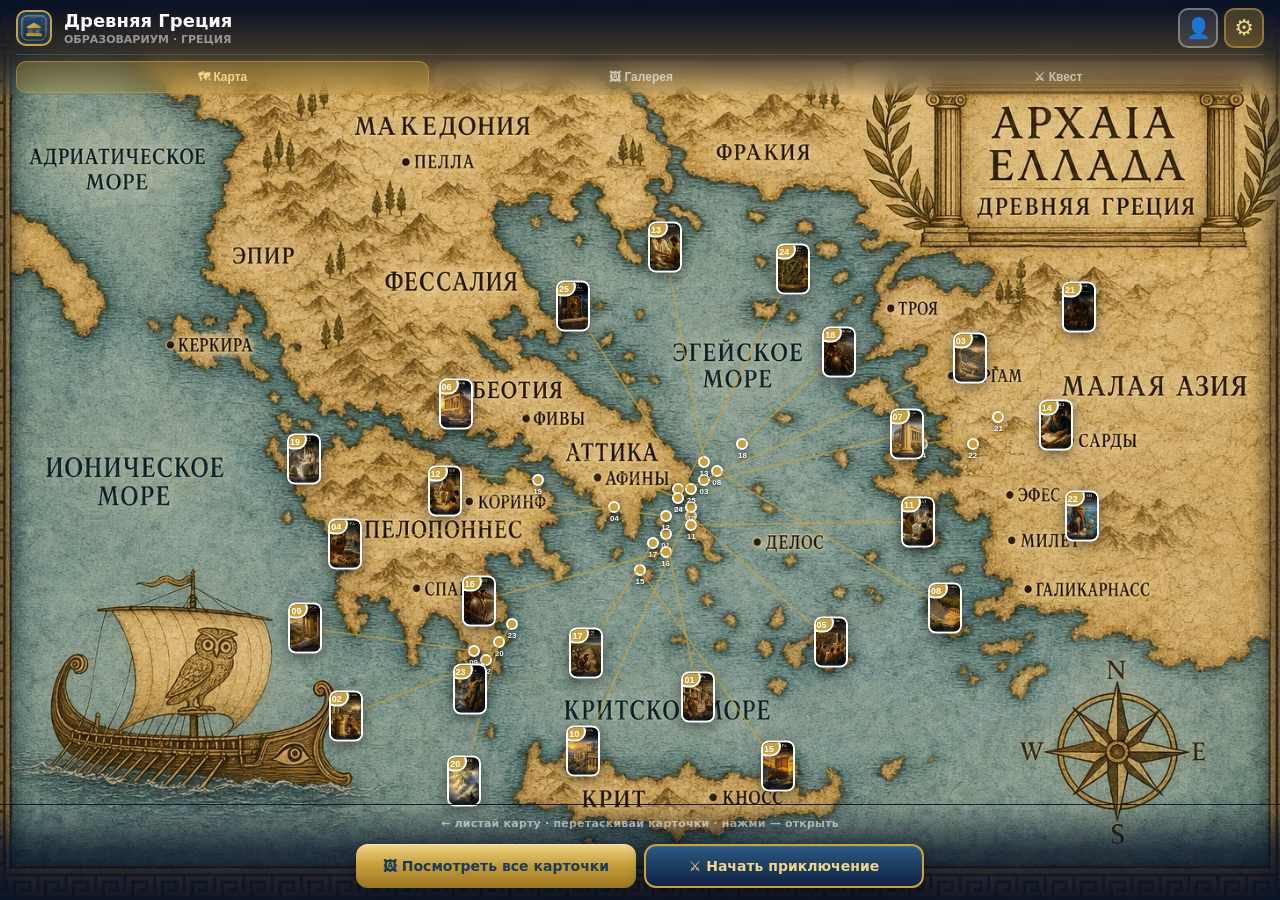
<file: index.html>
<!DOCTYPE html>

<html lang="ru">

<head>

  <meta charset="UTF-8">

  <meta name="viewport" content="width=device-width, initial-scale=1.0, viewport-fit=cover">

  <title>Древняя Греция — ОБРАЗОВАРИУМ</title>

  <link rel="icon" href="assets/web/favicon.svg" type="image/svg+xml">
  <link rel="apple-touch-icon" href="assets/web/app-icon.svg">

  <link rel="stylesheet" href="card-ui.css">
  <link rel="stylesheet" href="layer/card-back-layer.css">
  <link rel="preconnect" href="https://fonts.googleapis.com">
  <link rel="preconnect" href="https://fonts.gstatic.com" crossorigin>
  <link href="https://fonts.googleapis.com/css2?family=Cormorant+Garamond:wght@600;700&family=Neucha&display=swap" rel="stylesheet">
  <link rel="stylesheet" href="hub.css">

  <style>

    :root {

      --primary: #1B3A5C;

      --accent: #C8A23E;

      --bg: #f0f2f5;

      --ink: #111;

      --red: #8C2D2D;

      --surface: #fff;
      --surface-2: #f7f8fa;
      --border: rgba(0, 0, 0, 0.08);
      --muted: rgba(0, 0, 0, 0.7);
    }

    :root[data-theme="dark"] {
      --bg: #0f1a2e;
      --ink: #f1f4ff;
      --surface: #0d1628;
      --surface-2: #121f35;
      --border: rgba(255, 255, 255, 0.12);
      --muted: rgba(241, 244, 255, 0.75);
      --primary-text: #c5dff7;
      --primary-border: rgba(197, 223, 247, 0.4);
    }

    * { box-sizing: border-box; -webkit-tap-highlight-color: transparent; }

    body {

      margin: 0;

      font-family: system-ui, -apple-system, "Segoe UI", sans-serif;

      font-weight: 700;

      color: var(--ink);

      background: var(--bg);

      min-height: 100dvh;

      display: flex;

      flex-direction: column;

    }

    .panel { display: none; padding-bottom: 24px; flex: 1; min-height: 0; }

    .panel.active { display: block; }

    #panel-map.panel.active {

      display: flex;

      flex-direction: column;

      padding-bottom: 0;

    }

    header {

      background: var(--surface);

      border-bottom: 3px solid var(--accent);

      padding: 12px 16px 0;

      padding-top: max(12px, env(safe-area-inset-top));

      position: sticky;

      top: 0;

      z-index: 20;

      flex-shrink: 0;

    }

    .head-row {

      display: flex;

      align-items: center;

      gap: 10px;

      flex-wrap: nowrap;

      padding-bottom: 8px;

    }

    .head-brand {
      display: flex;
      align-items: center;
      gap: 12px;
      flex: 1;
      min-width: 0;
    }

    .head-actions {
      display: flex;
      align-items: center;
      gap: 6px;
      margin-left: auto;
      flex-shrink: 0;
    }

    .head-icon-btn {
      width: 40px;
      height: 40px;
      border: 2px solid var(--primary);
      border-radius: 10px;
      background: var(--surface, #fff);
      color: var(--primary);
      font-size: 20px;
      line-height: 1;
      padding: 0;
      cursor: pointer;
      display: inline-flex;
      align-items: center;
      justify-content: center;
      font-family: inherit;
    }

    .head-icon-btn:active {
      transform: scale(0.97);
    }

    .head-icon-btn--gear {
      background: var(--primary);
      color: #fff;
      font-size: 22px;
    }

    #panel-quest .quest-badges {
      display: flex;
      gap: 10px;
      flex-wrap: wrap;
      justify-content: center;
      padding: 14px 16px 0;
      max-width: 960px;
      margin: 0 auto;
    }

    header .icon {

      width: 40px;

      height: 40px;

      border: 2px solid var(--accent);

      border-radius: 10px;

      display: flex;

      align-items: center;

      justify-content: center;

      background: var(--primary);

    }

    header .icon img {
      width: 28px;
      height: 28px;
      display: block;
    }

    header h1 { margin: 0; font-size: 18px; color: var(--primary); }

    header .sub { margin: 2px 0 0; font-size: 12px; font-weight: 600; opacity: 0.7; }

    .badge {

      background: var(--accent);

      color: #fff;

      padding: 10px 14px;
      min-height: 38px;

      border-radius: 12px;

      font-size: 12px;
      line-height: 1.15;
      display: inline-flex;
      align-items: center;

      white-space: nowrap;

    }

    .badge.gear { background: var(--primary); border: 1px solid var(--accent); }

    .badge.quest { background: #2d4a6f; border: 1px solid #7eb8da; }

    .quest-super-banner {
      margin: 0 16px 12px;
      padding: 10px 14px;
      border-radius: 12px;
      background: rgba(200, 162, 62, 0.18);
      border: 1px solid rgba(200, 162, 62, 0.45);
      color: #7a5a10;
      font-size: 12px;
      font-weight: 800;
      text-align: center;
    }

    :root[data-theme="dark"] .quest-super-banner {
      color: #f0d78a;
      background: rgba(200, 162, 62, 0.12);
    }

    body.hub-map-mode .head-icon-btn {
      border-color: rgba(255, 255, 255, 0.35);
      background: rgba(255, 255, 255, 0.1);
      color: #fff;
    }

    body.hub-map-mode .head-icon-btn--gear {
      background: rgba(200, 162, 62, 0.28);
      border-color: rgba(200, 162, 62, 0.55);
      color: #f0d78a;
    }

    .settings-modal {
      position: fixed;
      inset: 0;
      display: none;
      z-index: 999;
    }
    .settings-modal.open { display: block; }
    .settings-modal__backdrop {
      position: absolute;
      inset: 0;
      background: rgba(0,0,0,.55);
    }
    .settings-modal__panel {
      position: absolute;
      left: 50%;
      top: 12%;
      transform: translateX(-50%);
      width: min(520px, calc(100vw - 24px));
      background: var(--surface);
      color: var(--ink);
      border: 1px solid var(--border);
      border-radius: 16px;
      box-shadow: 0 18px 60px rgba(0,0,0,.45);
      padding: 14px;
    }
    .settings-modal__title {
      font-size: 16px;
      font-weight: 900;
      margin: 0 0 10px 0;
      display: flex;
      align-items: center;
      gap: 10px;
    }
    .settings-modal__row {
      display: flex;
      align-items: center;
      justify-content: space-between;
      gap: 12px;
      padding: 10px 8px;
      border-radius: 12px;
      background: var(--surface-2);
      border: 1px solid var(--border);
      margin-bottom: 10px;
    }
    .settings-modal__label {
      font-weight: 900;
      font-size: 13px;
    }
    .settings-modal__controls { display: flex; gap: 6px; }
    .settings-pill {
      border: 2px solid var(--primary);
      background: var(--surface);
      color: var(--primary);
      font-weight: 900;
      font-size: 12px;
      padding: 7px 12px;
      border-radius: 999px;
      cursor: pointer;
    }
    .settings-pill.active {
      background: var(--primary);
      color: #fff;
    }
    .settings-pill:disabled,
    .settings-pill.settings-pill--disabled {
      opacity: 0.42;
      cursor: not-allowed;
      pointer-events: none;
    }
    .settings-modal__actions { display:flex; justify-content:flex-end; gap:10px; }
    .settings-close {
      border: 2px solid var(--border);
      background: var(--surface);
      color: var(--ink);
      font-weight: 900;
      padding: 10px 14px;
      border-radius: 12px;
      cursor: pointer;
    }

    .tabs {

      display: flex;

      gap: 4px;

      border-top: 1px solid rgba(0,0,0,.06);

      padding-top: 8px;

    }

    .tab {

      flex: 1;

      border: none;

      background: transparent;

      padding: 10px 8px;

      font-size: 13px;

      font-weight: 800;

      color: var(--primary);

      opacity: 0.55;

      border-bottom: 3px solid transparent;

      cursor: pointer;

      border-radius: 8px 8px 0 0;

    }

    .tab.active {

      opacity: 1;

      border-bottom-color: var(--accent);

      background: rgba(200,162,62,.08);

    }

    .intro {

      padding: 14px 16px 0;

      font-size: 14px;

      line-height: 1.45;

      max-width: 960px;

      margin: 0 auto;

      font-weight: 600;

    }



  /* Iconostasis */

    #iconostasis {

      display: grid;

      grid-template-columns: repeat(auto-fill, minmax(108px, 1fr));

      gap: 12px;

      padding: 16px;

      max-width: 960px;

      margin: 0 auto;

    }

    .ico-tile {

      position: relative;

      border: none;

      background: #fff;

      border-radius: 12px;

      padding: 8px 8px 10px;

      cursor: pointer;

      box-shadow: 0 2px 10px rgba(0,0,0,.08);

      text-align: center;

      transition: transform .15s, box-shadow .15s;

    }

    .ico-tile:hover { transform: scale(1.04); box-shadow: 0 6px 18px rgba(0,0,0,.12); }

    .ico-tile:active { transform: scale(0.97); }

    .ico-tile.ico-passed { box-shadow: 0 0 0 2px #2d6a4f; }

    .ico-tile.ico-studied { box-shadow: 0 0 0 2px var(--accent); }

    .ico-frame {

      aspect-ratio: 2/3;

      border-radius: 8px;

      overflow: hidden;

      border: 2px solid rgba(200,162,62,.35);

      background: var(--primary);

    }

    .ico-frame img { width: 100%; height: 100%; object-fit: contain; display: block; background: var(--primary); }

    .ico-num {

      position: absolute;

      top: 12px;

      left: 14px;

      background: var(--accent);

      color: #fff;

      font-size: 10px;

      padding: 2px 6px;

      border-radius: 6px;

    }

    .ico-title {

      display: block;

      font-size: 11px;

      margin-top: 6px;

      line-height: 1.2;

      color: var(--ink);

    }

    .ico-type {

      display: block;

      font-size: 9px;

      color: var(--muted);

      margin-top: 2px;

      font-weight: 600;

    }

    .ico-mark {

      position: absolute;

      top: 10px;

      right: 10px;

      background: #2d6a4f;

      color: #fff;

      width: 22px;

      height: 22px;

      border-radius: 50%;

      font-size: 12px;

      line-height: 22px;

    }



  /* Quest */

    #questRoot {

      max-width: 960px;

      margin: 0 auto;

      padding: 16px;

    }

    .quest-intro {

      background: linear-gradient(135deg, var(--primary), #2d5a87);

      color: #fff;

      border-radius: 16px;

      padding: 18px 20px;

      margin-bottom: 16px;

      border: 2px solid var(--accent);

    }

    .quest-intro h2 { margin: 0 0 8px; font-size: 20px; color: var(--accent); }

    .quest-intro p { margin: 0; font-size: 14px; line-height: 1.55; font-weight: 600; opacity: 0.95; }

    .gear-row {

      display: flex;

      gap: 8px;

      flex-wrap: wrap;

      margin-bottom: 20px;

      justify-content: center;

    }

    .gear-slot {

      width: 88px;

      padding: 8px 6px 10px;

      border-radius: 12px;

      background: #fff;

      border: 2px dashed rgba(27,58,92,.25);

      text-align: center;

      opacity: 0.72;

      color: var(--ink);

    }

    .gear-slot:not(.got) {

      opacity: 0.62;

    }

    .gear-slot-img {

      display: block;

      width: 64px;

      height: 64px;

      margin: 0 auto 4px;

      object-fit: contain;

      pointer-events: none;

      background: transparent;

    }

    .gear-slot.got {

      opacity: 1;

      filter: none;

      border-style: solid;

      border-color: var(--accent);

      background: rgba(200,162,62,.12);

    }

    .gear-slot--new {

      animation: gear-slot-pop 1.1s ease;

      border-color: #e8c050;

      box-shadow: 0 0 0 3px rgba(200,162,62,.35), 0 8px 24px rgba(200,162,62,.28);

    }

    .gear-slot--new .gear-slot-img {

      animation: gear-icon-spin 0.85s ease;

    }

    @keyframes gear-slot-pop {

      0% { transform: scale(0.72); opacity: 0.5; }

      45% { transform: scale(1.12); }

      100% { transform: scale(1); opacity: 1; }

    }

    @keyframes gear-icon-spin {

      0% { transform: rotate(-120deg) scale(0.6); }

      60% { transform: rotate(20deg) scale(1.15); }

      100% { transform: rotate(0deg) scale(1); }

    }

    .gear-icon { display: block; font-size: 22px; }

    .gear-name { display: block; font-size: 9px; margin-top: 2px; color: var(--primary); line-height: 1.2; font-weight: 700; }

    .quest-act { margin-bottom: 20px; }

    .quest-act-head {

      background: #fff;

      border-left: 4px solid var(--red);

      padding: 12px 14px;

      border-radius: 0 12px 12px 0;

      margin-bottom: 10px;

      color: var(--ink);

    }

    .act-id { font-size: 11px; color: var(--red); text-transform: uppercase; letter-spacing: .04em; }

    .quest-act-head h3 { margin: 4px 0 2px; color: var(--primary); font-size: 17px; }

    .quest-act-head p { margin: 0; font-size: 12px; opacity: 0.65; font-weight: 600; color: var(--muted); }

    .quest-chapters { display: flex; flex-direction: column; gap: 10px; }

    .quest-chapter {

      display: flex;

      gap: 12px;

      align-items: flex-start;

      text-align: left;

      width: 100%;

      border: none;

      background: #fff;

      border-radius: 14px;

      padding: 12px;

      cursor: pointer;

      box-shadow: 0 2px 12px rgba(0,0,0,.06);

      position: relative;

      color: var(--ink);

      font-family: inherit;

    }

    .quest-chapter.locked { opacity: 0.45; cursor: not-allowed; }

    .quest-chapter.st-passed { box-shadow: 0 0 0 2px #2d6a4f; }

    .quest-thumb {

      width: 64px;

      aspect-ratio: 2/3;

      object-fit: cover;

      border-radius: 8px;

      flex-shrink: 0;

      border: 2px solid rgba(200,162,62,.4);

    }

    .quest-ch-body { flex: 1; min-width: 0; }

    .quest-ch-meta { font-size: 10px; color: var(--accent); font-weight: 800; }

    .quest-ch-body strong { display: block; font-size: 15px; color: var(--primary); margin: 2px 0; }

    .quest-ch-ep { font-size: 12px; color: var(--red); font-weight: 700; margin-bottom: 4px; }

    .quest-ch-scene {

      font-size: 12px;

      line-height: 1.45;

      font-weight: 600;

      color: var(--muted);

      display: -webkit-box;

      -webkit-line-clamp: 3;

      -webkit-box-orient: vertical;

      overflow: hidden;

    }

    .quest-ch-game {
      font-size: 11px;
      color: #7eb8da;
      font-weight: 800;
      margin-top: 6px;
    }

    .quest-gear-tag {

      position: absolute;

      top: 10px;

      right: 10px;

      font-size: 10px;

      background: rgba(27,58,92,.08);

      padding: 4px 8px;

      border-radius: 8px;

      color: var(--primary);

    }

    .quest-gear-tag.got { background: rgba(200,162,62,.2); color: #7a5a10; }

    .quest-lock, .quest-done {

      position: absolute;

      bottom: 10px;

      right: 12px;

      font-size: 18px;

    }

    footer {

      text-align: center;

      padding: 8px 16px 24px;

      padding-bottom: max(24px, env(safe-area-inset-bottom));

      font-size: 12px;

      opacity: 0.6;

      flex-shrink: 0;

    }

    @media (max-width: 767px) {
      header h1 { font-size: 16px; }
      #panel-quest .quest-badges { padding: 12px 12px 0; gap: 8px; }
      #panel-quest .badge { font-size: 11px; padding: 9px 12px; min-height: 36px; }
      .head-icon-btn { width: 40px; height: 40px; font-size: 20px; }
      .head-icon-btn--gear { font-size: 22px; }
      .tab { font-size: 12px; padding: 9px 4px; }
      .intro { font-size: 13px; padding: 12px 14px 0; }
      #iconostasis {
        grid-template-columns: repeat(auto-fill, minmax(96px, 1fr));
        gap: 10px;
        padding: 12px;
      }
      .ico-title { font-size: 10px; }
      .quest-chapter { padding: 10px; gap: 10px; }
      .quest-thumb { width: 56px; }
      .quest-ch-scene { -webkit-line-clamp: 2; }
    }

    :root[data-theme="dark"] header h1,
    :root[data-theme="dark"] .tab,
    :root[data-theme="dark"] .ico-title,
    :root[data-theme="dark"] .ico-type,
    :root[data-theme="dark"] .gear-name,
    :root[data-theme="dark"] .quest-act-head h3,
    :root[data-theme="dark"] .quest-ch-body strong,
    :root[data-theme="dark"] .quest-gear-tag,
    :root[data-theme="dark"] .settings-pill {
      color: var(--primary-text);
    }

    :root[data-theme="dark"] .tab.active {
      color: var(--accent);
    }

    :root[data-theme="dark"] .settings-pill {
      border-color: var(--primary-border);
    }

    :root[data-theme="dark"] .ico-tile,
    :root[data-theme="dark"] .quest-chapter,
    :root[data-theme="dark"] .quest-act-head,
    :root[data-theme="dark"] .gear-slot {
      background: var(--surface-2);
      box-shadow: 0 2px 10px rgba(0, 0, 0, 0.35);
    }

    :root[data-theme="dark"] .quest-gear-tag.got {
      color: var(--accent);
    }

    :root[data-theme="dark"] .intro,
    :root[data-theme="dark"] #questIntro {
      color: var(--muted);
    }

  </style>

</head>

<body>

  <header>

    <div class="head-row">

      <div class="head-brand">

        <div class="icon" aria-hidden="true">
          <img src="assets/web/app-icon.svg" alt="">
        </div>

        <div>

          <h1 id="deckTitle">Древняя Греция</h1>

          <p class="sub" id="deckSub">ОБРАЗОВАРИУМ · ГРЕЦИЯ</p>

        </div>

      </div>

      <div class="head-actions">
        <button type="button" class="head-icon-btn" id="btnCabinet" aria-label="Личный кабинет">👤</button>
        <button type="button" class="head-icon-btn head-icon-btn--gear" id="btnSettings" aria-label="Настройки">⚙</button>
      </div>

    </div>

    <nav class="tabs" aria-label="Режимы">

      <button type="button" class="tab active" id="tab-map">🗺 Карта</button>

      <button type="button" class="tab" id="tab-gallery">🖼 Иконостас</button>

      <button type="button" class="tab" id="tab-quest">⚔ Квест</button>

    </nav>

  </header>



  <div class="panel active" id="panel-map">

    <div class="map-panel">

      <div class="map-hero">

        <h2 id="mapTitle">Карта Древней Греции</h2>

        <p class="map-hero-desktop" id="mapHeroDesktop">Наведи на миниатюру карточки — она увеличится. Выбери путь ниже или нажми на карточку на карте.</p>
        <p class="map-hero-hint" id="mapHeroHint">Листай карту влево‑вправо. Нажми на миниатюру — откроется карточка.</p>

      </div>

      <div class="map-stage" id="mapStage">
        <svg class="map-links" id="mapLinks" aria-hidden="true"></svg>
        <div class="map-scroll" id="mapScroll">

          <div id="spaceWrap">

            <div class="space-inner" id="spaceInner"></div>

          </div>

        </div>
        <div class="map-cards-rail" id="mapCardsRail" aria-hidden="false"></div>
      </div>

      <div class="map-cta">

        <p class="map-float-hint" id="mapFloatHint">← листай карту · нажми на миниатюру →</p>

        <div class="map-cta-row">
        <button type="button" class="cta-btn cta-gallery" id="btnGallery">🖼 Посмотреть все карточки</button>

        <button type="button" class="cta-btn cta-quest" id="btnQuest">⚔ Начать приключение</button>
        </div>

      </div>

    </div>

  </div>



  <div class="panel" id="panel-gallery">

    <div class="gallery-back">

      <button type="button" id="btnBackMap">← На карту</button>

    </div>

    <p class="intro" id="galleryIntro">Иконостас колоды — все 25 карточек. Нажми на карточку: увеличение и переворот. Зелёная рамка — задание пройдено, золотая — изучена.</p>

    <div id="iconostasis" aria-label="Коллекция карточек"></div>

  </div>



  <div class="panel" id="panel-quest">

    <div class="quest-badges">

      <div class="badge" id="progressBadge">0 / 25</div>

      <div class="badge gear" id="gearBadge">0 / 7 шестерён</div>

      <div class="badge quest" id="questBadge">0 / 25 глав</div>

    </div>

    <p class="intro" id="questIntro">Сюжет с Сандрой и Робобориком. Пройди сцену и мини-игру в каждой главе. Карточку можно открыть как подсказку — тест на карточке отдельный.</p>

    <div id="questRoot"></div>

  </div>



  <footer id="deckFooter">Записки Сандры · колода GR · «Семь шестерён Эллады»</footer>



  <div class="card-modal" id="cardModal" aria-hidden="true" role="dialog" aria-modal="true">

    <div class="card-modal__backdrop"></div>

    <div class="card-modal__stage">

      <div class="card-modal__carousel" id="modalCarousel">
          <div class="card-modal__carousel-pivot" id="modalCarouselPivot">
            <div class="card-modal__flip-wrap is-active" id="modalFlipWrap">
              <div class="card-modal__flip" id="modalFlip">
                <div class="card-modal__side card-modal__side--front">
                  <img id="modalFace" alt="">
                </div>
                <div class="card-modal__side card-modal__side--back">
                  <img id="modalBackFace" alt="">
                </div>
              </div>
            </div>
          </div>
        </div>

      <p class="card-modal__cap" id="modalCap"></p>

      <p class="card-modal__hint" id="modalHint">нажми на карточку — переверни</p>

      <button type="button" class="card-modal__play" id="modalPlay">Пройти задание →</button>

    </div>

  </div>

  <div class="settings-modal" id="settingsModal" aria-hidden="true" role="dialog" aria-modal="true">
    <div class="settings-modal__backdrop" id="settingsBackdrop"></div>
    <div class="settings-modal__panel" role="document">
      <h3 class="settings-modal__title">⚙ <span id="settingsTitle">Настройки</span></h3>

      <div class="settings-modal__row">
        <div class="settings-modal__label" id="settingsLangLabel">Язык</div>
        <div class="settings-modal__controls" role="group" aria-label="Language">
          <button type="button" class="settings-pill" id="settingsLangRu">RU</button>
          <button type="button" class="settings-pill" id="settingsLangEn">EN</button>
        </div>
      </div>

      <div class="settings-modal__row">
        <div class="settings-modal__label" id="settingsThemeLabel">Тема</div>
        <div class="settings-modal__controls" role="group" aria-label="Theme">
          <button type="button" class="settings-pill" id="settingsThemeLight">Светлая</button>
          <button type="button" class="settings-pill" id="settingsThemeDark">Тёмная</button>
        </div>
      </div>

      <div class="settings-modal__row">
        <div class="settings-modal__label" id="settingsAudioLabel">Озвучка</div>
        <div class="settings-modal__controls" role="group" aria-label="Voiceover">
          <button type="button" class="settings-pill settings-pill--disabled" id="settingsAudioOn" disabled aria-disabled="true">Вкл</button>
          <button type="button" class="settings-pill active" id="settingsAudioOff">Выкл</button>
        </div>
      </div>

      <div class="settings-modal__actions">
        <button type="button" class="settings-close" id="settingsClose">Закрыть</button>
      </div>
    </div>
  </div>



  <script src="lang.js"></script>
  <script src="auth.js"></script>
  <script src="audio-player.js"></script>
  <script src="deck-loader.js"></script>
  <script src="space.js"></script>
  <script src="layer/card-back-layer.js"></script>
  <script src="card-view.js?v=20260709-face-18"></script>
  <script src="hub-card-modal.js?v=20260710-modal-fix2"></script>
  <script src="quest-workshop-utils.js"></script>

  <script src="hub.js"></script>

  <script>window.GR_Hub.init();</script>

</body>

</html>
</file>
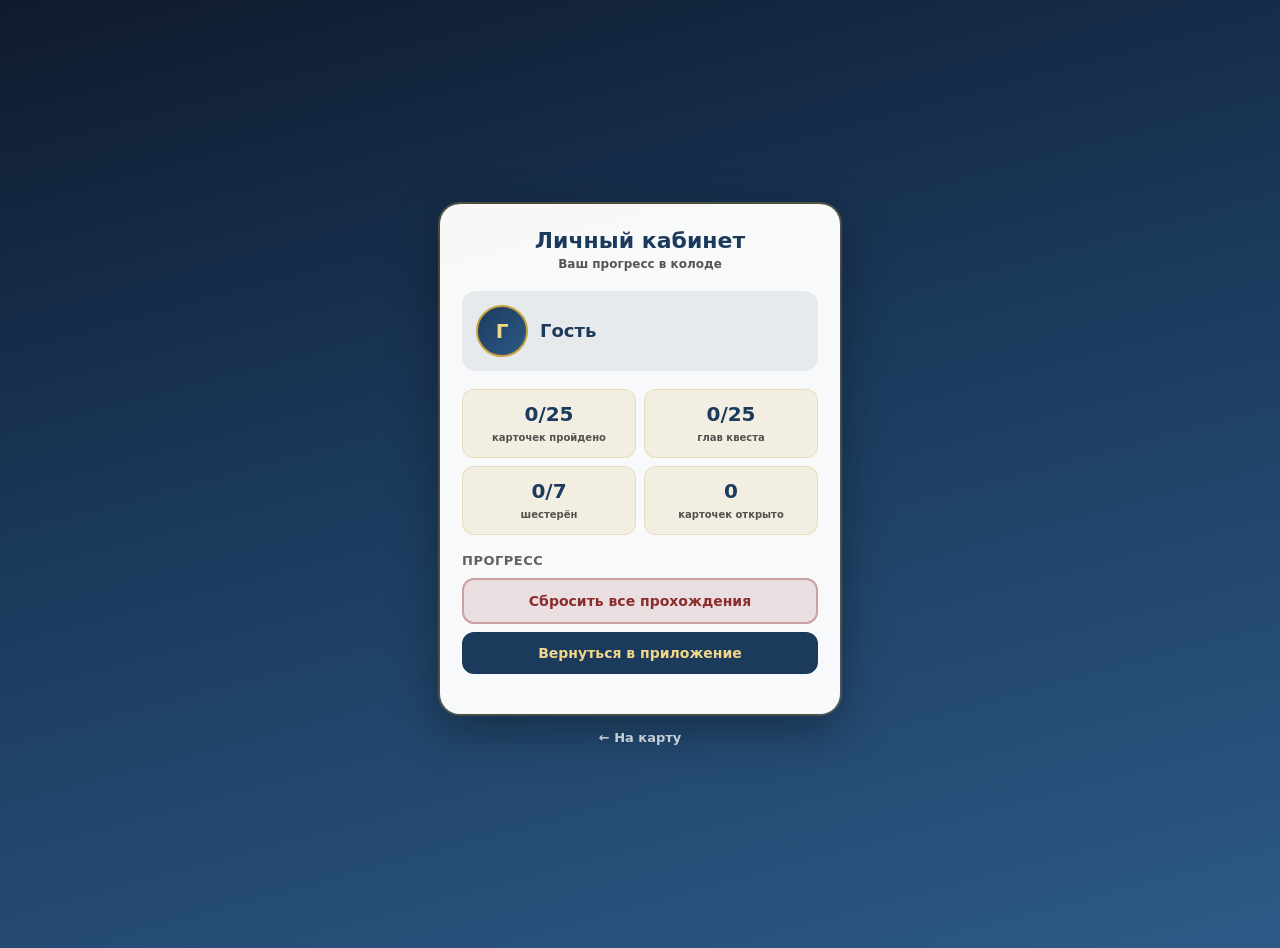
<file: cabinet.html>
<!DOCTYPE html>
<html lang="ru">
<head>
  <meta charset="UTF-8">
  <meta name="viewport" content="width=device-width, initial-scale=1.0, viewport-fit=cover">
  <title>Личный кабинет · Древняя Греция</title>
  <meta name="theme-color" content="#1B3A5C">
  <link rel="stylesheet" href="auth-ui.css">
  <script src="lang.js"></script>
</head>
<body class="auth-page">
  <div class="auth-card">
    <div class="auth-brand">
      <h1 id="cabinetTitle">Личный кабинет</h1>
      <p id="cabinetSub">Ваш прогресс в колоде</p>
    </div>

    <div class="cabinet-user">
      <div class="cabinet-user__avatar" id="userAvatar">?</div>
      <div>
        <div class="cabinet-user__name" id="userName">—</div>
      </div>
    </div>

    <div class="cabinet-stats" id="cabinetStats"></div>

    <div class="cabinet-section">
      <h2 id="progressSectionTitle">Прогресс</h2>
      <div class="cabinet-actions">
        <button type="button" class="cabinet-btn cabinet-btn--danger" id="btnReset">Сбросить все прохождения</button>
        <button type="button" class="cabinet-btn cabinet-btn--primary" id="btnToApp">Вернуться в приложение</button>
      </div>
    </div>
  </div>

  <a class="auth-back" id="backLink" href="index.html">← На карту</a>

  <script src="auth.js"></script>
  <script src="cabinet.js"></script>
</body>
</html>
</file>
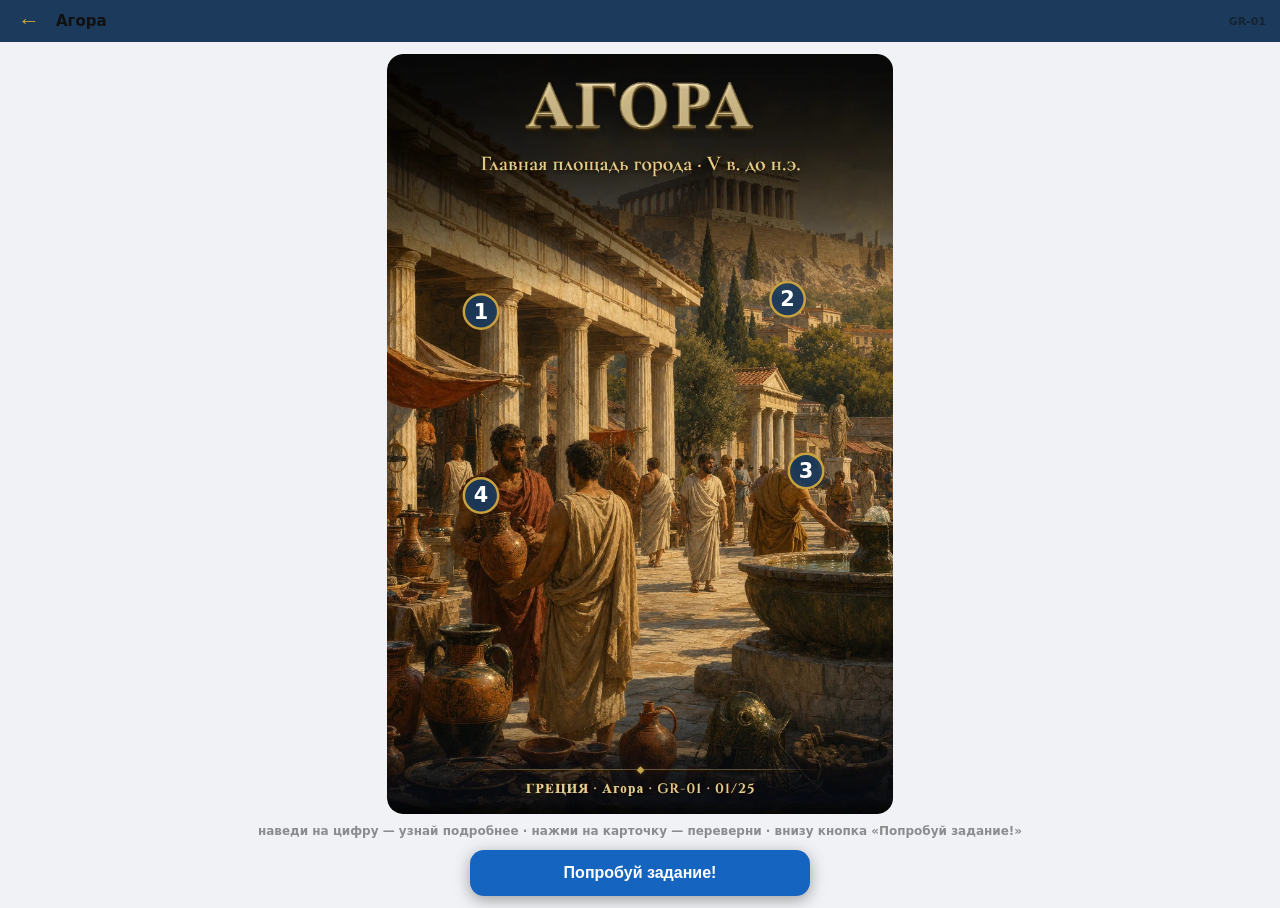
<file: play.html>
<!DOCTYPE html>
<html lang="ru">
<head>
<meta charset="UTF-8">
<meta name="viewport" content="width=device-width, initial-scale=1.0, viewport-fit=cover">
<title>Древняя Греция · Карточка</title>
<meta name="theme-color" content="#1B3A5C">
<link rel="preconnect" href="https://fonts.googleapis.com">
<link rel="preconnect" href="https://fonts.gstatic.com" crossorigin>
<link href="https://fonts.googleapis.com/css2?family=Cormorant+Garamond:wght@600;700&family=Neucha&display=swap" rel="stylesheet">
<link rel="stylesheet" href="layer/card-back-layer.css">
<link rel="stylesheet" href="card-ui.css">
<style>
:root{--navy:#1B3A5C;--gold:#C8A23E;--bg:#f0f2f5;--ink:#111;--cardShadow:rgba(0,0,0,.25);}
:root[data-theme="dark"]{--bg:#0f2347;--ink:#fff;--cardShadow:rgba(0,0,0,.6);}
*{box-sizing:border-box;-webkit-tap-highlight-color:transparent;}
body{margin:0;font-family:system-ui,-apple-system,sans-serif;font-weight:800;color:var(--ink);background:var(--bg);min-height:100dvh;display:flex;flex-direction:column;}
.nav{background:var(--navy);padding:10px 14px;display:flex;align-items:center;gap:12px;flex-shrink:0;}
#sTask .nav,#sResult .nav{border-bottom:2px solid var(--gold);}
.nav-story{background:rgba(200,162,62,.12);border-bottom:1px solid rgba(200,162,62,.25);padding:10px 14px;font-size:12px;line-height:1.45;font-weight:600;flex-shrink:0;max-height:88px;overflow-y:auto;}
.nav-story strong{color:var(--gold);font-size:11px;display:block;margin-bottom:2px;}
.nav-story em{display:block;font-style:normal;opacity:.75;font-size:11px;margin-bottom:4px;}
.nav-prog-fill{height:100%;background:var(--gold);width:0;transition:width .4s cubic-bezier(.4,0,.2,1);}
.back-btn{background:none;border:none;color:var(--gold);font-size:22px;cursor:pointer;padding:0 4px;line-height:1;}
.nav-title{font-size:15px;font-weight:900;flex:1;overflow:hidden;text-overflow:ellipsis;white-space:nowrap;}
.nav-code{font-size:11px;opacity:.55;white-space:nowrap;}
.screen{display:none;flex:1;flex-direction:column;min-height:0;}
.screen.active{display:flex;}
.flip-outer{flex:1;display:flex;flex-direction:column;align-items:center;justify-content:center;padding:12px 16px;gap:0;min-height:0;overflow:hidden;touch-action:none;user-select:none;-webkit-user-select:none;}
#cardWrap{width:min(88vw, calc((100dvh - 140px) * 0.667));aspect-ratio:2/3;flex-shrink:0;overflow:hidden;border-radius:16px;position:relative;}
#cardSlide{width:100%;height:100%;will-change:transform;}
.flip-container{perspective:1100px;width:100%;height:100%;transform-origin:center center;will-change:transform;position:relative;}
.card-flip{width:100%;height:100%;position:relative;transform-style:preserve-3d;-webkit-transform-style:preserve-3d;transition:transform .55s cubic-bezier(.4,0,.2,1);cursor:pointer;pointer-events:none;}
.card-flip.flipped{transform:rotateY(180deg);}
.card-side{position:absolute;inset:0;backface-visibility:hidden;-webkit-backface-visibility:hidden;border-radius:16px;overflow:hidden;box-shadow:0 10px 36px var(--cardShadow),0 0 0 2px rgba(200,162,62,.35);}
.card-side.back{transform:rotateY(180deg);}
.card-side img{width:100%;height:100%;object-fit:cover;display:block;}
.card-side.back .gr-card{position:absolute;inset:0;width:100%;height:100%;border-radius:16px;}
.card-side.back .gr-layer-back{border-radius:16px;}
#backHtml{position:absolute;inset:0;overflow:hidden;}
.card-hint{font-size:12px;opacity:.45;padding:10px 0 6px;text-align:center;flex-shrink:0;}
.try-btn{width:100%;max-width:340px;padding:14px;margin-top:6px;background:#1565C0;color:#fff;font-weight:900;font-size:16px;border:none;border-radius:14px;cursor:pointer;box-shadow:0 4px 16px rgba(0,0,0,.35);}
.try-btn:active{transform:scale(.97);}
.try-btn.done-ok{background:#388E3C;}
.try-btn.done-bad{background:#C62828;}
.task-wrap{flex:1;display:flex;flex-direction:column;padding:16px;overflow-y:auto;gap:14px;min-height:0;width:100%;max-width:min(88vw,calc((100dvh - 140px) * 0.667));align-self:center;}
.quiz-q{font-size:17px;line-height:1.55;padding:16px;background:rgba(200,162,62,.1);border:1.5px solid rgba(200,162,62,.25);border-radius:14px;text-align:center;}
.order-list,.match-grid{display:flex;flex-direction:column;gap:10px;}
.order-item,.match-btn{padding:13px 15px;border:2px solid rgba(200,162,62,.25);border-radius:13px;background:rgba(27,58,92,.7);color:#fff;font-size:15px;font-weight:700;cursor:pointer;text-align:left;width:100%;}
.match-grid{flex-direction:row;}
.match-col{flex:1;display:flex;flex-direction:column;gap:10px;}
.match-btn.sel{border-color:var(--gold);background:rgba(200,162,62,.15);}
.result-wrap{flex:1;display:flex;flex-direction:column;align-items:center;justify-content:center;padding:24px 20px;text-align:center;gap:12px;}
.result-icon{font-size:72px;line-height:1.1;}
.result-verdict{font-size:22px;font-weight:900;}
.result-exp{font-size:14px;opacity:.8;line-height:1.6;max-width:340px;padding:12px 16px;background:rgba(255,255,255,.06);border-radius:12px;}
.result-btns{display:flex;flex-direction:column;gap:10px;width:100%;max-width:300px;margin-top:8px;}
.btn{display:block;width:100%;padding:14px;border:2px solid var(--gold);border-radius:12px;background:var(--navy);color:#fff;font-size:15px;font-weight:800;cursor:pointer;text-align:center;text-decoration:none;}
.btn.primary{background:var(--gold);color:var(--navy);}
.card-flip.flipped .card-side.front svg{display:none;}
.hs-pin{cursor:pointer;pointer-events:all;}
.hs-pin-bg{fill:rgba(27,58,92,.92);stroke:#C8A23E;stroke-width:4;transition:fill .15s,stroke .15s;}
.hs-pin-num{fill:#fff;font-size:34px;font-weight:900;font-family:system-ui,-apple-system,sans-serif;text-anchor:middle;dominant-baseline:central;pointer-events:none;user-select:none;}
.hs-pin:hover .hs-pin-bg,.hs-pin.is-active .hs-pin-bg{fill:#C8A23E;stroke:#fff;}
.hs-pin:hover .hs-pin-num,.hs-pin.is-active .hs-pin-num{fill:#1B3A5C;}
.hs-card-overlay{position:absolute;inset:0;border-radius:16px;background:rgba(11,27,65,.72);backdrop-filter:blur(14px);-webkit-backdrop-filter:blur(14px);display:flex;flex-direction:column;align-items:center;justify-content:center;padding:20px 28px;gap:8px;opacity:0;pointer-events:none;transition:opacity .22s;z-index:10;cursor:pointer;}
.hs-card-overlay.open{opacity:1;pointer-events:auto;}
.task-yn-overlay{position:absolute;inset:0;border-radius:16px;background:rgba(11,27,65,.88);backdrop-filter:blur(14px);-webkit-backdrop-filter:blur(14px);display:flex;flex-direction:column;align-items:center;justify-content:center;padding:20px 28px;gap:14px;opacity:0;pointer-events:none;transition:opacity .22s;z-index:12;user-select:none;touch-action:none;will-change:transform;cursor:grab;}
.task-yn-overlay.open{opacity:1;pointer-events:auto;}
.yn-q{font-size:clamp(13px,3.8vw,19px);line-height:1.5;text-align:center;color:#fff;font-weight:700;}
.yn-hint{font-size:clamp(9px,2.5vw,12px);opacity:.32;text-align:center;color:#fff;}
.yn-side-label{position:absolute;top:50%;transform:translateY(-50%);font-size:clamp(12px,3.5vw,18px);font-weight:900;opacity:0;pointer-events:none;}
.yn-side-label.yes{right:14px;color:#4caf50;}
.yn-side-label.no{left:14px;color:#e53935;}
.yn-result-icon{font-size:clamp(36px,11vw,60px);line-height:1.1;}
.yn-result-icon.ok{color:#4caf50;}
.yn-result-icon.bad{color:#e53935;}
.yn-result-exp{font-size:clamp(10px,2.8vw,13px);line-height:1.6;text-align:center;opacity:.92;color:#fff;font-weight:400;}
.yn-next-btn{margin-top:4px;padding:10px 28px;background:var(--gold);color:var(--navy);font-weight:900;font-size:clamp(12px,3vw,15px);border:none;border-radius:10px;cursor:pointer;}
.hs-ov-num{width:12%;aspect-ratio:1/1;border-radius:50%;background:var(--gold);color:var(--navy);display:flex;align-items:center;justify-content:center;font-size:clamp(11px,3.5vw,20px);font-weight:900;flex-shrink:0;}
.hs-ov-label{font-size:clamp(14px,4.5vw,22px);font-weight:900;color:#fff;text-align:center;}
.hs-ov-cardtext{font-size:clamp(10px,3vw,15px);color:var(--gold);opacity:.85;text-align:center;}
.hs-ov-detail{font-size:clamp(10px,2.8vw,14px);line-height:1.55;text-align:center;opacity:.9;font-weight:400;color:#fff;}
.hs-ov-hint{font-size:clamp(9px,2.5vw,12px);opacity:.35;margin-top:4px;}
.back-audio-btn{position:absolute;right:12px;bottom:12px;z-index:6;width:44px;height:44px;border:none;border-radius:50%;background:rgba(27,58,92,.88);color:var(--gold);font-size:20px;line-height:1;cursor:pointer;box-shadow:0 4px 14px rgba(0,0,0,.35);border:2px solid rgba(200,162,62,.55);}
.back-audio-btn:active{transform:scale(.94);}
.back-audio-btn.playing{background:var(--gold);color:var(--navy);}
</style>
</head>
<body>

<div class="screen active" id="sCard">
  <nav class="nav">
    <button class="back-btn" onclick="goBack()">&#8592;</button>
    <div class="nav-title" id="navTitle">...</div>
    <div class="nav-code" id="navCode">GR-01</div>
  </nav>
  <div class="nav-story" id="storyBar" hidden></div>
  <div class="nav-prog"><div class="nav-prog-fill" id="progFill"></div></div>
  <div class="flip-outer" id="flipOuter">
    <div id="cardWrap"><div id="cardSlide"><div class="flip-container" id="flipContainer">
      <div class="card-flip" id="cardFlip">
        <div class="card-side front"><img id="faceImg" alt=""></div>
        <div class="card-side back" id="backSide">
          <img id="backImg" alt="" hidden>
          <div id="backHtml"></div>
          <button type="button" class="back-audio-btn" id="backAudioBtn" hidden title="Озвучить теорию" aria-label="Озвучить теорию">🔊</button>
        </div>
      </div>
      <div class="task-yn-overlay" id="taskYnOverlay"></div>
    </div></div></div>
    <div class="card-hint" id="cardHint" onclick="event.stopPropagation()">нажми — переверни карточку</div>
    <button class="try-btn" id="tryBtn" onclick="event.stopPropagation();showTask()">Попробуй задание!</button>
  </div>
</div>

<div class="screen" id="sTask">
  <nav class="nav">
    <button class="back-btn" onclick="showCard()">&#8592;</button>
    <div class="nav-title" id="navTitle2">Задание</div>
    <div class="nav-code" id="navCode2">GR-01</div>
  </nav>
  <div class="task-wrap" id="taskWrap"></div>
</div>

<div class="screen" id="sResult">
  <nav class="nav">
    <button class="back-btn" onclick="showCard()">&#8592;</button>
    <div class="nav-title">Результат</div>
  </nav>
  <div class="result-wrap">
    <div class="result-icon" id="resultIcon">&#127881;</div>
    <div class="result-verdict" id="resultVerdict">Правильно!</div>
    <div class="result-exp" id="resultExp"></div>
    <div class="result-btns">
      <button class="btn primary" id="resultNextBtn" onclick="goNext()">Следующая карта &#8594;</button>
      <button class="btn" onclick="goBack()">&#8592; Назад</button>
    </div>
  </div>
</div>

  <script src="lang.js"></script>
  <script src="auth.js"></script>
  <script src="audio-player.js"></script>
  <script src="deck-loader.js"></script>
  <script src="space.js"></script>
  <script src="layer/card-back-layer.js"></script>
  <script src="card-view.js?v=20260710-hs-pins"></script>
<script src="tasks/yesno.js"></script>
<script src="tasks/sim-order.js"></script>
<script src="tasks/sim-match.js"></script>
<script src="play.js"></script>
</body>
</html>
</file>
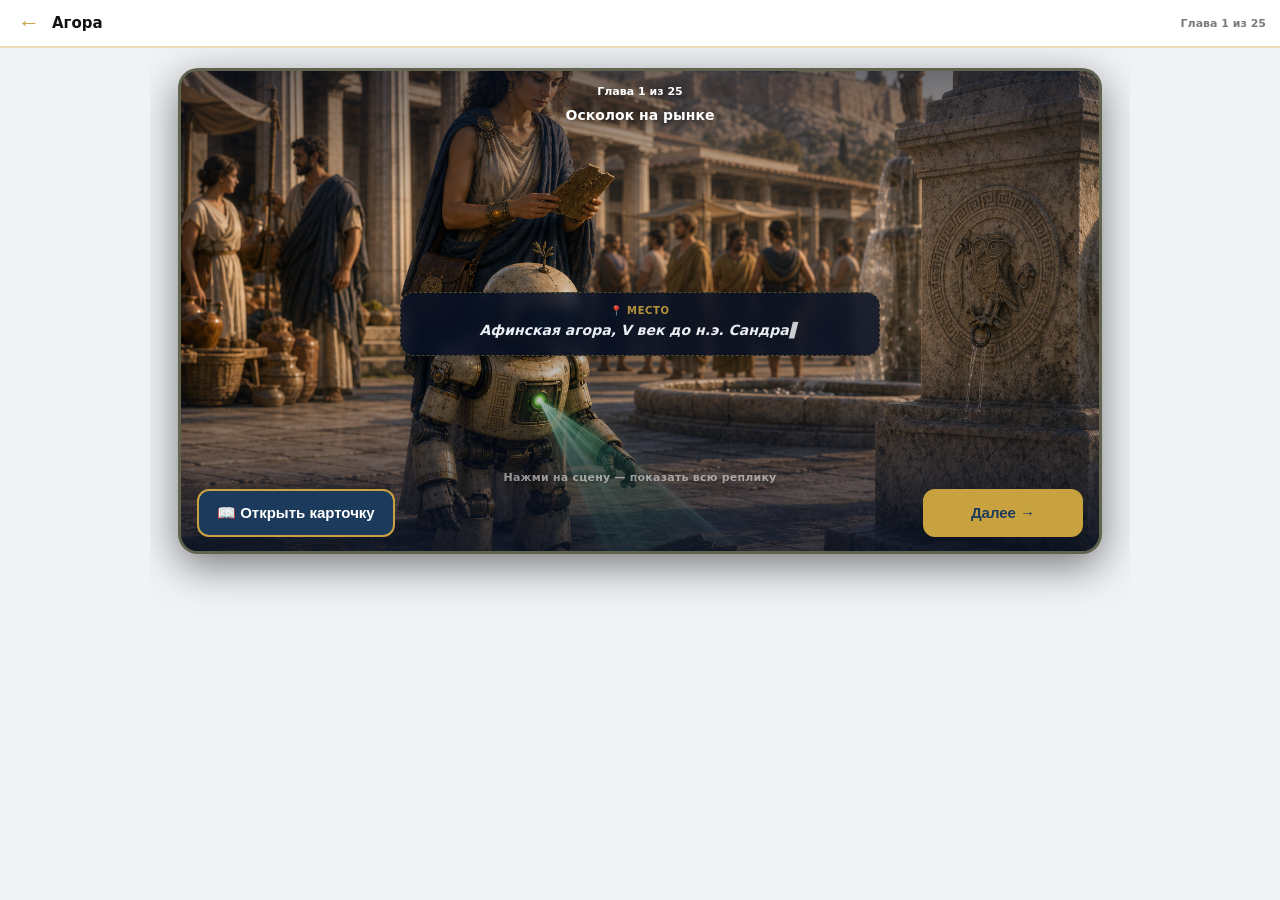
<file: quest-chapter.html>
<!DOCTYPE html>
<html lang="ru">
<head>
  <meta charset="UTF-8">
  <meta name="viewport" content="width=device-width, initial-scale=1.0, viewport-fit=cover">
  <title>Квест · Древняя Греция</title>
  <meta name="theme-color" content="#1B3A5C">
  <link rel="stylesheet" href="card-ui.css">
  <link rel="stylesheet" href="layer/card-back-layer.css">
  <link rel="stylesheet" href="quest-minigames.css">
  <style>
    :root{--qcBg:#f0f2f5;--qcInk:#111;--qcSurface:#fff;--qcBorder:rgba(0,0,0,.10);}
    :root[data-theme="dark"]{--qcBg:#0f1a2e;--qcInk:#f1f4ff;--qcSurface:#0d1628;--qcBorder:rgba(255,255,255,.12);--qcPrimaryText:#c5dff7;}
    body{background:var(--qcBg);color:var(--qcInk);}
    .qc-nav{background:var(--qcSurface);border-bottom:2px solid rgba(200,162,62,.35);color:var(--qcInk);}
    .qc-main{color:var(--qcInk);}
    .qc-nav-title,.qc-nav-code{color:var(--qcInk);}
    .qc-scene-panel,.qc-done{background:var(--qcSurface);border:1px solid var(--qcBorder);color:var(--qcInk);}
    .qc-done p{color:var(--qcInk);}
    .qc-nav { display: flex; align-items: center; gap: 8px; min-width: 0; }
    .qc-nav-title { flex: 1; min-width: 0; }
    .qc-nav-code { flex-shrink: 0; white-space: nowrap; margin-left: auto; }
  </style>
</head>
<body>
  <header class="qc-nav">
    <button type="button" class="qc-back" id="backBtn" aria-label="Назад">←</button>
    <div class="qc-nav-title" id="navTitle">Квест</div>
    <div class="qc-nav-code" id="navCode"></div>
  </header>

  <main class="qc-main" id="main"></main>

  <div class="qc-card-overlay" id="qcCardOverlay" aria-hidden="true" role="dialog" aria-modal="true">
    <div class="qc-card-overlay__backdrop"></div>
    <div class="qc-card-overlay__stage">
      <div class="qc-card-flip-wrap">
        <div class="qc-card-flip" id="qcCardFlip">
          <div class="qc-card-side qc-card-side--front">
            <img id="qcCardFace" alt="">
          </div>
          <div class="qc-card-side qc-card-side--back" id="qcCardBack"></div>
        </div>
        <div class="hs-card-overlay" id="qcHsOverlay">
          <div class="hs-ov-num"></div>
          <div class="hs-ov-label"></div>
          <div class="hs-ov-cardtext"></div>
          <div class="hs-ov-detail"></div>
          <div class="hs-ov-hint" id="qcHsHint">нажми — закрыть подсказку</div>
        </div>
      </div>
      <p class="qc-card-overlay__hint" id="qcCardHint"></p>
    </div>
  </div>

  <script src="lang.js"></script>
  <script src="auth.js"></script>
  <script src="audio-player.js"></script>
  <script src="deck-loader.js"></script>
  <script src="quest-dialogue.js"></script>
  <script src="layer/card-back-layer.js"></script>
  <script src="card-view.js?v=20260710-hs-pins"></script>
  <script src="quest-card-overlay.js"></script>
  <script src="quest-quiz.js"></script>
  <script src="quest-minigames-interactive.js"></script>
  <script src="quest-minigames.js"></script>
  <script src="quest-workshop-utils.js"></script>
  <script src="quest-chapter.js"></script>
</body>
</html>
</file>
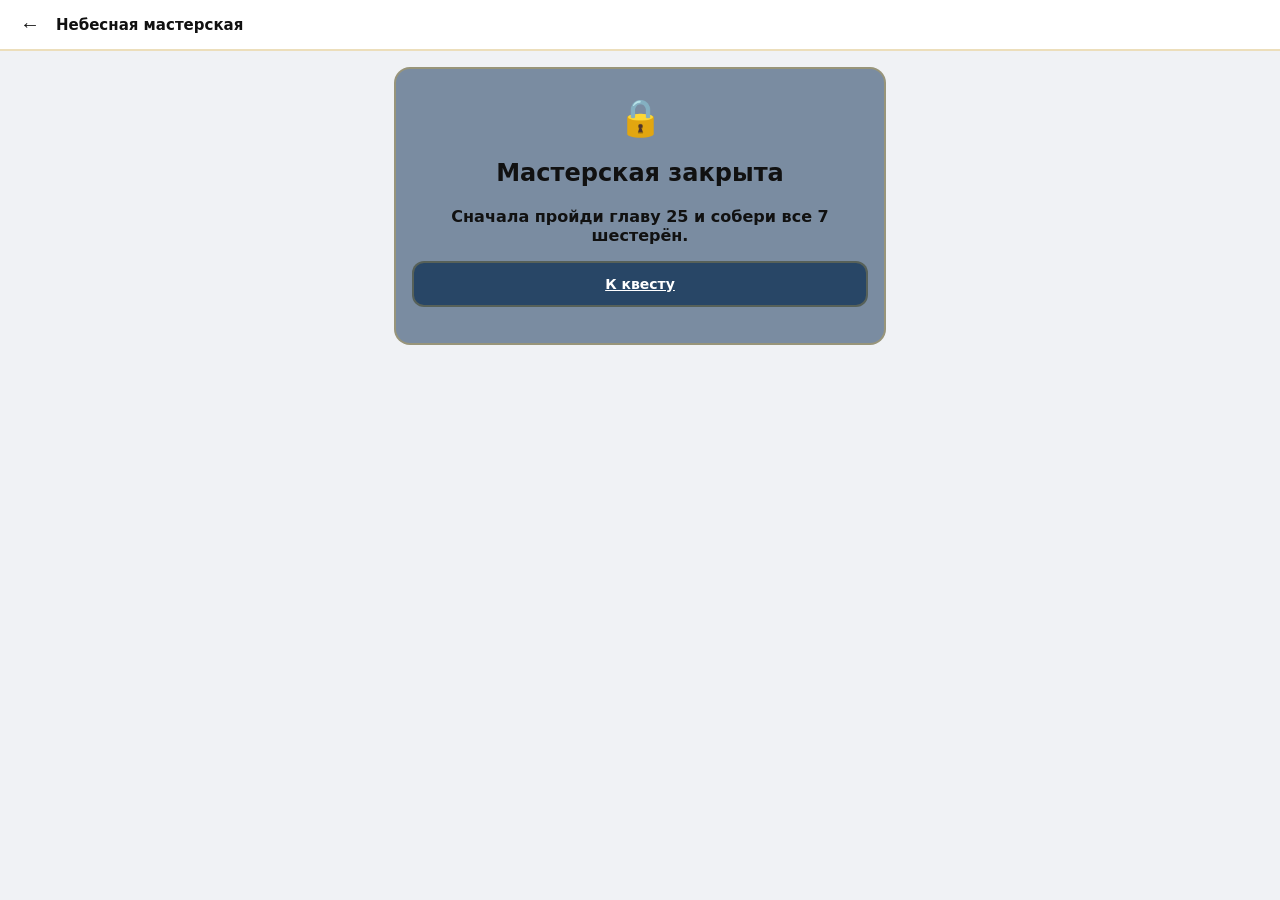
<file: quest-workshop.html>
<!DOCTYPE html>
<html lang="ru">
<head>
  <meta charset="UTF-8">
  <meta name="viewport" content="width=device-width, initial-scale=1.0, viewport-fit=cover">
  <title>Небесная мастерская · Древняя Греция</title>
  <meta name="theme-color" content="#1B3A5C">
  <link rel="stylesheet" href="quest-minigames.css">
  <style>
    :root{--qcBg:#f0f2f5;--qcInk:#111;--qcSurface:#fff;--qcBorder:rgba(0,0,0,.10);}
    :root[data-theme="dark"]{--qcBg:#0f1a2e;--qcInk:#f1f4ff;--qcSurface:#0d1628;--qcBorder:rgba(255,255,255,.12);--qcPrimaryText:#c5dff7;}
    body{margin:0;background:var(--qcBg);color:var(--qcInk);font-family:system-ui,-apple-system,Segoe UI,Roboto,sans-serif;}
    .ws-nav{display:flex;align-items:center;gap:10px;padding:12px 14px;background:var(--qcSurface);border-bottom:2px solid rgba(200,162,62,.35);}
    .ws-back{border:0;background:transparent;font-size:20px;cursor:pointer;color:var(--qcInk);}
    .ws-nav-title{flex:1;font-weight:800;font-size:15px;}
    .ws-main{max-width:520px;margin:0 auto;padding:16px 14px 32px;}
  </style>
</head>
<body>
  <header class="ws-nav">
    <button type="button" class="ws-back" id="backBtn" aria-label="Назад">←</button>
    <div class="ws-nav-title" id="navTitle">Небесная мастерская</div>
  </header>
  <main class="ws-main" id="main"></main>
  <script src="lang.js"></script>
  <script src="auth.js"></script>
  <script src="deck-loader.js"></script>
  <script src="quest-workshop-utils.js"></script>
  <script src="quest-workshop.js"></script>
</body>
</html>
</file>
<file: card-ui.css>
/* Учебная карточка GR — 820×1240 viewBox, текст поверх иллюстрации */
.gr-card {
  --navy: #1b3a5c;
  --navy-deep: #0f2347;
  --gold: #c8a23e;
  --ribbon: #8c2d2d;
  --white: #fff;
  position: absolute;
  inset: 0;
  width: 100%;
  height: 100%;
  font-family: system-ui, -apple-system, "Segoe UI", sans-serif;
  font-weight: 700;
  color: var(--white);
  background: linear-gradient(180deg, #0f2347 0%, var(--navy) 55%, #0f2347 100%);
  box-sizing: border-box;
  overflow: hidden;
}

.gr-card * { box-sizing: border-box; }

.gr-card__frame {
  position: absolute;
  inset: 0.6% 0.9%;
  border: 3px solid var(--gold);
  pointer-events: none;
  border-radius: 2px;
}
.gr-card__frame::before {
  content: "";
  position: absolute;
  inset: 5px;
  border: 2px solid var(--gold);
  opacity: 0.55;
}
.gr-card__frame::after {
  content: "";
  position: absolute;
  inset: 11px;
  border: 1px solid var(--gold);
  opacity: 0.35;
}

/* --- header 0–8% --- */
.gr-card__header {
  position: absolute;
  left: 4.4%;
  right: 4.4%;
  top: 0.5%;
  height: 7.3%;
  display: flex;
  align-items: center;
  justify-content: space-between;
  background: var(--navy);
  border: 1px solid var(--gold);
  padding: 0 12px;
  font-size: clamp(7px, 2.2vw, 11px);
  color: var(--gold);
  letter-spacing: 0.04em;
}
.gr-card__header-mid { opacity: 0.95; font-weight: 800; }
.gr-card__header-num { color: var(--white); font-weight: 800; }

/* --- title block 8–18% --- */
.gr-card__title-zone {
  position: absolute;
  left: 0;
  right: 0;
  top: 8.1%;
  height: 12.9%;
  text-align: center;
  padding: 4px 16px 0;
}
.gr-card__ribbon {
  display: inline-block;
  background: var(--ribbon);
  border: 1px solid var(--gold);
  color: var(--white);
  font-size: clamp(6px, 1.8vw, 10px);
  font-weight: 800;
  letter-spacing: 0.08em;
  padding: 3px 18px;
  margin-bottom: 6px;
}
.gr-card__title {
  margin: 0;
  font-size: clamp(11px, 4.2vw, 22px);
  font-weight: 900;
  color: var(--gold);
  line-height: 1.1;
  text-transform: uppercase;
  letter-spacing: 0.02em;
}
.gr-card__subtitle {
  margin: 4px 0 0;
  font-size: clamp(6px, 2vw, 11px);
  color: var(--gold);
  opacity: 0.9;
  font-weight: 600;
  line-height: 1.25;
}

/* --- illustration 17.7–72.6% --- */
.gr-card__ill {
  position: absolute;
  left: 4.4%;
  right: 4.4%;
  top: 17.7%;
  height: 54.8%;
  border: 2px solid var(--gold);
  overflow: hidden;
  background: var(--navy);
}
.gr-card__ill img {
  width: 100%;
  height: 100%;
  object-fit: cover;
  display: block;
}

/* --- stats bar 72.6–81.5% --- */
.gr-card__stats {
  position: absolute;
  left: 4.4%;
  right: 4.4%;
  top: 72.6%;
  height: 9.7%;
  display: grid;
  grid-template-columns: repeat(4, 1fr);
  background: var(--navy);
  border: 2px solid var(--gold);
  border-top: none;
}
.gr-card__stat {
  display: flex;
  flex-direction: column;
  align-items: center;
  justify-content: center;
  padding: 2px 4px;
  text-align: center;
  border-right: 1px solid var(--gold);
}
.gr-card__stat:last-child { border-right: none; }
.gr-card__stat-num {
  color: var(--gold);
  font-size: clamp(7px, 2vw, 11px);
  font-weight: 900;
  line-height: 1;
}
.gr-card__stat-label {
  font-size: clamp(5px, 1.5vw, 9px);
  font-weight: 600;
  line-height: 1.2;
  margin-top: 2px;
  opacity: 0.95;
}

/* --- type badge + footer --- */
.gr-card__badge {
  position: absolute;
  right: 5%;
  top: 80.6%;
  padding: 4px 12px;
  border: 2px solid var(--gold);
  border-radius: 8px;
  background: var(--navy);
  color: var(--gold);
  font-size: clamp(6px, 1.7vw, 10px);
  font-weight: 800;
  letter-spacing: 0.04em;
}
.gr-card__footer {
  position: absolute;
  left: 4.4%;
  right: 4.4%;
  bottom: 0.8%;
  height: 8.5%;
  border-top: 2px solid var(--gold);
  display: flex;
  align-items: center;
  justify-content: center;
  font-size: clamp(5px, 1.5vw, 9px);
  color: var(--gold);
  text-align: center;
  padding: 0 8px;
  line-height: 1.3;
}

/* --- BACK: study content --- */
.gr-card--back .gr-card__study {
  position: absolute;
  left: 4.4%;
  right: 4.4%;
  top: 8.5%;
  bottom: 10%;
  display: flex;
  flex-direction: column;
  gap: 8px;
  overflow: hidden;
}
.gr-card__study-lead {
  background: rgba(140, 45, 45, 0.35);
  border: 1px solid var(--gold);
  border-radius: 6px;
  padding: 8px 10px;
  font-size: clamp(7px, 2.1vw, 12px);
  line-height: 1.45;
  font-weight: 600;
}
.gr-card__study-lead strong {
  display: block;
  color: var(--gold);
  font-size: clamp(6px, 1.8vw, 10px);
  margin-bottom: 4px;
  letter-spacing: 0.06em;
}
.gr-card__study-facts {
  flex: 1;
  overflow: hidden;
  display: flex;
  flex-direction: column;
  gap: 5px;
}
.gr-card__fact {
  font-size: clamp(6px, 1.85vw, 11px);
  line-height: 1.4;
  font-weight: 600;
  padding-left: 10px;
  position: relative;
}
.gr-card__fact::before {
  content: "•";
  position: absolute;
  left: 0;
  color: var(--gold);
}
.gr-card__keywords {
  display: grid;
  grid-template-columns: repeat(2, 1fr);
  gap: 4px;
}
.gr-card__kw {
  background: rgba(27, 58, 92, 0.85);
  border: 1px solid rgba(200, 162, 62, 0.45);
  border-radius: 5px;
  padding: 4px 6px;
  font-size: clamp(5px, 1.55vw, 9px);
  line-height: 1.25;
}
.gr-card__kw strong { color: var(--gold); display: block; font-size: clamp(5px, 1.5vw, 9px); }
.gr-card__fun {
  font-size: clamp(5px, 1.55vw, 9px);
  line-height: 1.35;
  opacity: 0.88;
  font-weight: 600;
  font-style: italic;
  border-top: 1px dashed rgba(200, 162, 62, 0.35);
  padding-top: 5px;
}
.gr-card__fun strong { color: var(--gold); font-style: normal; }

/* --- BACK: scroll + manuscript (GR-01+) --- */
.gr-card--back-scroll {
  background: #0b1b41;
  color: #2a1c0a;
  --ink: #2a1c0a;
  --ink-soft: #4a3520;
  --parchment-label: #6b3f22;
  --parchment-accent: #8c4a1f;
}

.gr-card__scroll-bg {
  position: absolute;
  left: 2.2%;
  right: 2.2%;
  top: 7.2%;
  bottom: 8.8%;
  background-position: center;
  background-size: cover;
  background-repeat: no-repeat;
  border-radius: 10px;
  pointer-events: none;
  z-index: 0;
}

.gr-card__header--scroll {
  z-index: 2;
  background: rgba(11, 27, 65, 0.92);
}

.gr-card__scroll-title {
  position: absolute;
  left: 10%;
  right: 10%;
  top: 8.8%;
  z-index: 2;
  text-align: center;
  pointer-events: none;
}

.gr-card__scroll-ribbon {
  display: inline-block;
  background: rgba(112, 35, 31, 0.88);
  border: 1px solid rgba(107, 63, 34, 0.55);
  color: #f8edd4;
  font-family: "Cormorant Garamond", Georgia, serif;
  font-size: clamp(5px, 1.55vw, 9px);
  font-weight: 700;
  letter-spacing: 0.12em;
  padding: 2px 12px;
  margin-bottom: 3px;
}

.gr-card__scroll-heading {
  margin: 0;
  font-family: "Cormorant Garamond", Georgia, serif;
  font-size: clamp(10px, 3.4vw, 18px);
  font-weight: 700;
  color: var(--parchment-accent);
  line-height: 1.05;
  text-transform: uppercase;
  letter-spacing: 0.04em;
  text-shadow: 0 1px 0 rgba(255, 248, 230, 0.35);
}

.gr-card__scroll-body {
  position: absolute;
  left: 11.5%;
  right: 11.5%;
  top: 15.5%;
  bottom: 12.5%;
  z-index: 1;
  display: flex;
  flex-direction: column;
  gap: clamp(2px, 0.7vw, 5px);
  overflow: hidden;
  font-family: "Neucha", "Segoe Print", "Comic Sans MS", cursive;
  font-size: clamp(5.8px, 1.78vw, 10.5px);
  line-height: 1.32;
  color: var(--ink);
  -webkit-font-smoothing: antialiased;
}

.gr-card__scroll-label {
  display: block;
  font-family: "Cormorant Garamond", Georgia, serif;
  font-size: clamp(5.5px, 1.65vw, 10px);
  font-weight: 700;
  letter-spacing: 0.1em;
  text-transform: uppercase;
  color: var(--parchment-label);
  margin-bottom: 2px;
}

.gr-card__scroll-think {
  padding: 5px 7px 6px;
  border-bottom: 1px dashed rgba(107, 63, 34, 0.35);
  color: var(--ink-soft);
  font-size: clamp(6px, 1.85vw, 11px);
}

.gr-card__scroll-lead {
  padding: 2px 2px 4px;
  font-size: clamp(6.5px, 2.05vw, 12px);
  font-weight: 400;
}

.gr-card__scroll-facts {
  display: flex;
  flex-direction: column;
  gap: 3px;
  flex: 1;
  min-height: 0;
  overflow: hidden;
}

.gr-card__scroll-fact {
  position: relative;
  padding-left: 11px;
  font-size: clamp(6px, 1.9vw, 11px);
  line-height: 1.35;
}

.gr-card__scroll-fact::before {
  content: "—";
  position: absolute;
  left: 0;
  color: var(--parchment-accent);
  font-weight: 700;
}

.gr-card__scroll-kws {
  display: grid;
  grid-template-columns: repeat(2, 1fr);
  gap: 4px;
}

.gr-card__scroll-kw {
  background: rgba(255, 248, 230, 0.42);
  border: 1px solid rgba(107, 63, 34, 0.28);
  border-radius: 5px;
  padding: 3px 5px;
  line-height: 1.2;
}

.gr-card__scroll-kw-term {
  display: block;
  font-family: "Cormorant Garamond", Georgia, serif;
  font-size: clamp(5.5px, 1.7vw, 10px);
  font-weight: 700;
  color: var(--parchment-accent);
  letter-spacing: 0.04em;
}

.gr-card__scroll-kw-hint {
  display: block;
  font-size: clamp(5px, 1.55vw, 9px);
  color: var(--ink-soft);
}

.gr-card__scroll-fun {
  border-top: 1px dashed rgba(107, 63, 34, 0.3);
  padding-top: 3px;
  font-size: clamp(5px, 1.55vw, 9px);
  font-style: italic;
  color: var(--ink-soft);
  flex-shrink: 0;
}

.gr-card__badge--scroll {
  z-index: 2;
  background: rgba(11, 27, 65, 0.9);
  border-color: var(--gold);
  color: var(--gold);
  font-family: system-ui, sans-serif;
}

.gr-card__footer--scroll {
  z-index: 2;
  background: rgba(11, 27, 65, 0.88);
  color: var(--gold);
  font-family: system-ui, sans-serif;
  font-size: clamp(4.5px, 1.35vw, 8px);
}

/* --- GR-01: свиток на всю карточку, padding 50px @ 820×1230 --- */
.gr-card--scroll-v2 {
  background: transparent;
  color: #2a1c0a;
  --ink: #2a1c0a;
  --ink-soft: #4a3520;
  --parchment-label: #6b3f22;
  --parchment-accent: #8c4a1f;
}

.gr-card--scroll-v2 .gr-card__scroll-bg {
  inset: 0;
  left: 0;
  right: 0;
  top: 0;
  bottom: 0;
  border-radius: 0;
  background-size: cover;
  background-position: center;
}

.gr-card--scroll-v2 .gr-card__scroll-pad {
  position: absolute;
  top: 16.26%;
  right: 12.2%;
  bottom: 12.2%;
  left: 12.2%;
  z-index: 1;
  display: flex;
  flex-direction: column;
  overflow: hidden;
}

.gr-card--scroll-v2 .gr-card__scroll-meta {
  display: flex;
  justify-content: space-between;
  align-items: center;
  font-family: "Cormorant Garamond", Georgia, serif;
  font-size: clamp(11px, 1.7vw, 14px);
  font-weight: 700;
  letter-spacing: 0.06em;
  color: var(--parchment-label);
  margin-bottom: clamp(6px, 1.2vw, 12px);
  flex-shrink: 0;
}

.gr-card--scroll-v2 .gr-card__scroll-title-inline {
  text-align: center;
  flex-shrink: 0;
  margin-bottom: clamp(8px, 1.5vw, 14px);
}

.gr-card--scroll-v2 .gr-card__scroll-ribbon {
  font-size: clamp(11px, 1.7vw, 14px);
  padding: 3px 16px;
  margin-bottom: 6px;
}

.gr-card--scroll-v2 .gr-card__scroll-heading {
  font-size: clamp(26px, 5.1vw, 42px);
  margin: 0;
}

.gr-card--scroll-v2 .gr-card__scroll-body-v2 {
  flex: 1;
  min-height: 0;
  display: flex;
  flex-direction: column;
  gap: clamp(6px, 1.4vw, 12px);
  overflow: hidden;
  font-family: "Neucha", "Segoe Print", cursive;
  font-size: clamp(16px, 3.17vw, 26px);
  line-height: 1.34;
  color: var(--ink);
}

.gr-card--scroll-v2 .gr-card__scroll-label {
  font-size: clamp(11px, 1.95vw, 16px);
  margin-bottom: 4px;
}

.gr-card--scroll-v2 .gr-card__scroll-think {
  padding-bottom: clamp(6px, 1.2vw, 10px);
  border-bottom: 1px dashed rgba(107, 63, 34, 0.35);
  color: var(--ink-soft);
  font-size: clamp(14px, 2.68vw, 22px);
  flex-shrink: 0;
}

.gr-card--scroll-v2 .gr-card__scroll-lead {
  flex-shrink: 0;
  font-size: clamp(16px, 3.17vw, 26px);
}

.gr-card--scroll-v2 .gr-card__scroll-facts {
  flex: 1;
  min-height: 0;
  display: flex;
  flex-direction: column;
  gap: clamp(5px, 1vw, 8px);
  overflow: hidden;
}

.gr-card--scroll-v2 .gr-card__scroll-fact {
  padding-left: 18px;
  font-size: clamp(15px, 3.05vw, 25px);
  line-height: 1.32;
}

.gr-card--scroll-v2 .gr-card__scroll-kws {
  gap: clamp(5px, 1vw, 8px);
  flex-shrink: 0;
}

.gr-card--scroll-v2 .gr-card__scroll-kw {
  padding: clamp(5px, 1vw, 8px) clamp(6px, 1.2vw, 10px);
}

.gr-card--scroll-v2 .gr-card__scroll-kw-term {
  font-size: clamp(13px, 2.44vw, 20px);
}

.gr-card--scroll-v2 .gr-card__scroll-kw-hint {
  font-size: clamp(12px, 2.2vw, 18px);
}

.gr-card--scroll-v2 .gr-card__scroll-fun {
  font-size: clamp(13px, 2.44vw, 20px);
  padding-top: clamp(5px, 1vw, 8px);
  flex-shrink: 0;
}

.gr-card--scroll-v2 .gr-card__scroll-foot {
  flex-shrink: 0;
  margin-top: clamp(6px, 1.2vw, 10px);
  text-align: center;
  font-family: "Cormorant Garamond", Georgia, serif;
  font-size: clamp(10px, 1.6vw, 13px);
  font-weight: 600;
  letter-spacing: 0.04em;
  color: var(--parchment-label);
}

/* Gallery mini preview */
.ico-frame .gr-card { font-size: 4px; }
.ico-frame .gr-card__header { font-size: 4px; }
.ico-frame .gr-card__title { font-size: 5px; }
</file>
<file: layer/card-back-layer.css>
/* GR back card — иллюстрация + учебный текст: верх и низ с затемнением */
@import url("https://fonts.googleapis.com/css2?family=Cinzel:wght@600;700;800&family=Cormorant+Garamond:ital,wght@0,500;0,600;0,700;1,500&display=swap");

.gr-layer-back {
  --gold-light: #e6cf86;
  --gold-bright: #f3de9b;
  --gold-line: #caa448;
  --text-soft: rgba(230, 207, 134, 0.94);
  --side-pad: 52px;
  --scrim-top-height: 340px;
  --scrim-bottom-height: 62%;
  --body-top: 52%;
  --body-bottom-pad: 52px;
  --fit-scale: 1;
  position: relative;
  width: 820px;
  height: 1240px;
  overflow: hidden;
  color: var(--gold-light);
  font-family: "Cormorant Garamond", "Times New Roman", serif;
  background-color: #14263d;
  background-size: cover;
  background-position: center;
  background-repeat: no-repeat;
  -webkit-font-smoothing: antialiased;
}

.gr-layer-back--web {
  height: 1230px;
}

.gr-layer-back__scrim-top {
  position: absolute;
  left: 0;
  right: 0;
  top: 0;
  width: 100%;
  height: var(--scrim-top-height);
  pointer-events: none;
  z-index: 1;
  background: linear-gradient(
    180deg,
    rgba(0, 0, 0, 0.92) 0%,
    rgba(0, 0, 0, 0.86) 24%,
    rgba(0, 0, 0, 0.74) 48%,
    rgba(0, 0, 0, 0.54) 70%,
    rgba(0, 0, 0, 0.28) 88%,
    transparent 100%
  );
}

.gr-layer-back__scrim-bottom {
  position: absolute;
  left: 0;
  right: 0;
  bottom: 0;
  width: 100%;
  height: var(--scrim-bottom-height);
  pointer-events: none;
  z-index: 1;
  background: linear-gradient(
    0deg,
    rgba(0, 0, 0, 0.98) 0%,
    rgba(0, 0, 0, 0.96) 12%,
    rgba(0, 0, 0, 0.93) 24%,
    rgba(0, 0, 0, 0.88) 38%,
    rgba(0, 0, 0, 0.82) 50%,
    rgba(0, 0, 0, 0.72) 62%,
    rgba(0, 0, 0, 0.55) 76%,
    rgba(0, 0, 0, 0.32) 88%,
    transparent 100%
  );
}

.gr-layer-back__head {
  position: absolute;
  z-index: 2;
  top: 0;
  left: 0;
  right: 0;
  max-height: calc(var(--body-top) - 16px);
  padding: 32px var(--side-pad) 20px;
  box-sizing: border-box;
  display: flex;
  flex-direction: column;
  gap: 12px;
  align-items: center;
  text-align: center;
  overflow: hidden;
}

.gr-layer-back__body {
  position: absolute;
  z-index: 2;
  left: 0;
  right: 0;
  top: var(--body-top);
  bottom: 0;
  padding: 0 var(--side-pad) var(--body-bottom-pad);
  box-sizing: border-box;
  display: flex;
  flex-direction: column;
  justify-content: flex-end;
  gap: calc(16px * var(--fit-scale));
  overflow: hidden;
  min-height: 0;
}

.gr-layer-back__theses-wrap {
  flex: 1 1 auto;
  min-height: 0;
  overflow: hidden;
  display: flex;
  flex-direction: column;
  justify-content: flex-end;
}

.gr-layer-back__kicker {
  margin: 0;
  font-family: "Cinzel", "Times New Roman", serif;
  font-size: 22px;
  font-weight: 700;
  letter-spacing: 0.28em;
  text-transform: uppercase;
  color: var(--gold-line);
}

.gr-layer-back__title {
  margin: 0;
  font-family: "Cinzel", "Times New Roman", serif;
  font-size: 50px;
  font-weight: 800;
  line-height: 1.06;
  letter-spacing: 0.06em;
  text-transform: uppercase;
  color: var(--gold-bright);
  text-shadow: 0 2px 12px rgba(0, 0, 0, 0.55);
}

.gr-layer-back__title--md {
  font-size: 42px;
  letter-spacing: 0.045em;
  line-height: 1.08;
}

.gr-layer-back__title--sm {
  font-size: 36px;
  letter-spacing: 0.035em;
  line-height: 1.1;
}

.gr-layer-back__lead {
  margin: 0;
  font-size: 32px;
  font-weight: 600;
  line-height: 1.3;
  color: var(--text-soft);
  text-shadow: 0 1px 8px rgba(0, 0, 0, 0.6);
}

.gr-layer-back__theses {
  margin: 0;
  padding: 0;
  list-style: none;
  display: flex;
  flex-direction: column;
  gap: calc(14px * var(--fit-scale));
  min-height: 0;
}

.gr-layer-back__thesis {
  display: grid;
  grid-template-columns: 158px 1fr;
  column-gap: 32px;
  row-gap: 4px;
  align-items: start;
  padding-top: calc(12px * var(--fit-scale));
  border-top: 1px solid rgba(202, 164, 72, 0.32);
}

.gr-layer-back__thesis:first-child {
  border-top: none;
  padding-top: 0;
}

.gr-layer-back__thesis-term {
  font-family: "Cinzel", "Times New Roman", serif;
  font-size: calc(24px * var(--fit-scale));
  font-weight: 700;
  line-height: 1.2;
  letter-spacing: 0.04em;
  color: var(--gold-bright);
  text-shadow: 0 1px 6px rgba(0, 0, 0, 0.55);
}

.gr-layer-back__thesis-text {
  font-size: calc(28px * var(--fit-scale));
  font-weight: 600;
  line-height: 1.32;
  color: var(--gold-light);
  text-shadow: 0 1px 6px rgba(0, 0, 0, 0.55);
}

.gr-layer-back__fun {
  margin: 0;
  padding-top: calc(14px * var(--fit-scale));
  border-top: 1px solid rgba(202, 164, 72, 0.35);
  font-size: calc(26px * var(--fit-scale));
  font-style: italic;
  line-height: 1.34;
  color: var(--text-soft);
  text-shadow: 0 1px 6px rgba(0, 0, 0, 0.55);
  flex: 0 0 auto;
}

.gr-layer-back__fun-label {
  font-style: normal;
  font-family: "Cinzel", "Times New Roman", serif;
  font-size: calc(18px * var(--fit-scale));
  font-weight: 700;
  letter-spacing: 0.12em;
  text-transform: uppercase;
  color: var(--gold-line);
  margin-right: 6px;
}
</file>
<file: hub.css>
/* Hub: карта, иконостас, модальная карточка */

.map-panel {
  position: relative;
  max-width: 960px;
  margin: 0 auto;
  padding: 0 12px 16px;
  width: 100%;
}

#panel-map .map-panel {
  flex: 1;
  display: flex;
  flex-direction: column;
  min-height: 0;
  max-width: none;
  padding: 0;
}

.map-hero {
  text-align: center;
  padding: 14px 16px 0;
  max-width: 640px;
  margin: 0 auto;
  flex-shrink: 0;
}

#panel-map .map-hero {
  max-width: none;
  padding: 10px 14px 8px;
}

.map-hero h2 {
  margin: 0 0 6px;
  font-size: clamp(18px, 4vw, 24px);
  color: var(--primary);
}

.map-hero p,
.map-hero-desktop,
.map-hero-hint {
  margin: 0;
  font-size: 13px;
  font-weight: 600;
  opacity: 0.72;
  line-height: 1.45;
}

.map-hero-hint {
  display: none;
}

/* --- область карты --- */
.map-stage {
  position: relative;
  flex: 1;
  min-height: 0;
}

#panel-map .map-stage {
  display: flex;
  flex-direction: column;
  min-height: 0;
}

.map-links {
  position: absolute;
  inset: 0;
  width: 100%;
  height: 100%;
  pointer-events: none;
  z-index: 5;
  overflow: visible;
}

.map-links__lines line,
.map-links__lines path {
  stroke: rgba(200, 162, 62, 0.68);
  stroke-width: 1.6;
  fill: none;
  vector-effect: non-scaling-stroke;
  stroke-linecap: round;
}

.map-card-float.is-dragging ~ .map-links__lines line,
.map-card-float.is-dragging + .map-links__lines line {
  stroke: rgba(200, 162, 62, 0.95);
  stroke-width: 2;
}

.map-cards-rail {
  position: absolute;
  inset: 0;
  pointer-events: none;
  z-index: 6;
  overflow: visible;
}

.map-card-float {
  position: absolute;
  transform: translate(-50%, -50%);
  pointer-events: auto;
  border: none;
  background: transparent;
  padding: 0;
  cursor: grab;
  touch-action: none;
  z-index: 1;
  user-select: none;
  -webkit-user-select: none;
}

.map-card-float.is-dragging {
  cursor: grabbing;
  z-index: 20;
}

.map-card-float.is-dragging .pin-thumb {
  transform: scale(1.5);
  box-shadow: 0 12px 32px rgba(0, 0, 0, 0.55), 0 0 0 2px var(--accent);
}

.map-card-float:hover,
.map-card-float:focus-visible,
.map-card-float.is-peek {
  z-index: 8;
}

.map-card-float .pin-thumb {
  width: 34px;
  transition: transform 0.18s ease, box-shadow 0.18s ease;
}

.map-card-float:hover .pin-thumb,
.map-card-float:focus-visible .pin-thumb,
.map-card-float.is-peek .pin-thumb {
  transform: scale(1.85);
  box-shadow: 0 10px 28px rgba(0, 0, 0, 0.55), 0 0 0 2px var(--accent);
}

.map-scroll {
  position: relative;
  width: 100%;
}

#panel-map .map-scroll {
  flex: 1;
  min-height: 0;
  overflow-x: auto;
  overflow-y: hidden;
  -webkit-overflow-scrolling: touch;
  overscroll-behavior-x: contain;
  touch-action: pan-x pan-y;
  scroll-behavior: smooth;
  position: relative;
  z-index: 1;
}

#spaceWrap {
  position: relative;
  margin-top: 12px;
  border-radius: 16px;
  overflow: hidden;
  aspect-ratio: 16 / 9;
  background: linear-gradient(160deg, #1b3a5c 0%, #2d5a87 40%, #4a7c59 70%, #c8a23e 100%);
  box-shadow: 0 8px 28px rgba(0, 0, 0, 0.15);
}

#panel-map #spaceWrap {
  margin-top: 0;
  height: 100%;
  aspect-ratio: auto;
  border-radius: 12px;
}

#spaceWrap .space-inner {
  position: absolute;
  inset: 0;
  border-radius: inherit;
  overflow: hidden;
}

#spaceWrap.space-fallback .space-inner::before {
  content: "Карта Греции · положите main.webp (ru) и en/main.webp в assets/space/";
  position: absolute;
  inset: 0;
  display: flex;
  align-items: center;
  justify-content: center;
  text-align: center;
  color: #fff;
  font-size: 14px;
  padding: 20px;
  opacity: 0.85;
  z-index: 0;
}

.space-img {
  width: 100%;
  height: 100%;
  object-fit: cover;
  display: block;
}

.pins-layer {
  position: absolute;
  inset: 0;
  z-index: 2;
}

/* --- точки на карте --- */
.pin-dot {
  position: absolute;
  transform: translate(-50%, -50%);
  width: 12px;
  height: 12px;
  border-radius: 50%;
  border: 2px solid #fff;
  background: var(--accent);
  box-shadow: 0 2px 8px rgba(0, 0, 0, 0.45);
  cursor: pointer;
  padding: 0;
  z-index: 2;
  transition: transform 0.15s, box-shadow 0.15s;
}

.pin-dot:hover,
.pin-dot:focus-visible {
  transform: translate(-50%, -50%) scale(1.35);
  box-shadow: 0 0 0 3px rgba(200, 162, 62, 0.45);
}

.pin-dot.pin-passed {
  background: #2d6a4f;
}

.pin-dot.pin-studied {
  background: #c8a23e;
  box-shadow: 0 0 0 2px rgba(200, 162, 62, 0.5);
}

.pin-dot__label {
  position: absolute;
  left: 50%;
  top: calc(100% + 3px);
  transform: translateX(-50%);
  font-size: 8px;
  font-weight: 800;
  color: #fff;
  text-shadow: 0 1px 3px rgba(0, 0, 0, 0.9);
  white-space: nowrap;
  pointer-events: none;
}

/* --- legacy pin preview (modal / fallback) --- */
.pin-preview {
  position: absolute;
  transform: translate(-50%, -50%);
  border: none;
  background: transparent;
  padding: 0;
  cursor: pointer;
  z-index: 1;
  transition: z-index 0s;
}

.pin-preview:hover,
.pin-preview:focus-visible,
.pin-preview.is-peek {
  z-index: 30;
}

.pin-thumb {
  position: relative;
  z-index: 1;
  width: 46px;
  aspect-ratio: 2 / 3;
  border-radius: 8px;
  overflow: hidden;
  border: 2px solid #fff;
  box-shadow: 0 4px 14px rgba(0, 0, 0, 0.45);
  background: var(--primary);
  transition: transform 0.28s cubic-bezier(0.34, 1.4, 0.64, 1), box-shadow 0.28s, z-index 0s;
  transform-origin: center bottom;
}

.pin-preview:hover .pin-thumb,
.pin-preview:focus-visible .pin-thumb,
.pin-preview.is-peek .pin-thumb,
.pin-preview:active .pin-thumb {
  z-index: 3;
  transform: scale(2.35);
  box-shadow: 0 12px 32px rgba(0, 0, 0, 0.55), 0 0 0 2px var(--accent);
}

.pin-thumb img {
  width: 100%;
  height: 100%;
  object-fit: cover;
  display: block;
}

.pin-badge {
  position: absolute;
  top: -6px;
  left: -6px;
  z-index: 2;
  min-width: 20px;
  height: 20px;
  padding: 0 5px;
  border-radius: 10px;
  background: var(--accent);
  color: #fff;
  font-size: 9px;
  font-weight: 800;
  line-height: 20px;
  text-align: center;
  border: 2px solid #fff;
  box-shadow: 0 2px 6px rgba(0, 0, 0, 0.3);
  pointer-events: none;
}

.pin-preview.pin-passed .pin-badge {
  background: #2d6a4f;
}

.pin-preview.pin-studied .pin-thumb {
  border-color: var(--accent);
}

.pin-title {
  position: absolute;
  left: 50%;
  top: calc(100% + 4px);
  transform: translateX(-50%);
  font-size: 9px;
  font-weight: 700;
  color: #fff;
  text-shadow: 0 1px 4px rgba(0, 0, 0, 0.9);
  white-space: nowrap;
  max-width: 100px;
  overflow: hidden;
  text-overflow: ellipsis;
  pointer-events: none;
  opacity: 0;
  transition: opacity 0.2s;
}

.pin-preview:hover .pin-title,
.pin-preview:focus-visible .pin-title,
.pin-preview.is-peek .pin-title {
  opacity: 1;
}

/* --- кнопки под картой (не поверх) --- */
.map-cta {
  position: static;
  display: flex;
  flex-wrap: wrap;
  gap: 10px;
  justify-content: center;
  padding: 14px 12px 16px;
  background: var(--bg, #f0f2f5);
  flex-shrink: 0;
}

#panel-map .map-cta {
  padding: 12px;
  padding-bottom: max(12px, env(safe-area-inset-bottom));
  border-top: 1px solid rgba(27, 58, 92, 0.08);
  box-shadow: 0 -4px 16px rgba(0, 0, 0, 0.06);
}

.map-cta .cta-btn {
  border: none;
  cursor: pointer;
  font-family: inherit;
  font-weight: 800;
  font-size: clamp(12px, 2.8vw, 15px);
  padding: 14px 16px;
  border-radius: 14px;
  transition: transform 0.15s, box-shadow 0.15s;
  flex: 1 1 140px;
  max-width: 320px;
}

.map-cta .cta-btn:active {
  transform: scale(0.97);
}

.cta-gallery {
  background: linear-gradient(180deg, #f0d78a 0%, #c8a23e 45%, #9a7420 100%);
  color: #1b3a5c;
  box-shadow: 0 4px 18px rgba(0, 0, 0, 0.35), inset 0 1px 0 rgba(255, 255, 255, 0.35);
}

.cta-quest {
  background: linear-gradient(180deg, #2d5a87 0%, #1b3a5c 55%, #0f2347 100%);
  color: #f0d78a;
  border: 2px solid var(--accent) !important;
  box-shadow: 0 4px 18px rgba(0, 0, 0, 0.4), inset 0 1px 0 rgba(255, 255, 255, 0.08);
}

/* --- модальная карточка --- */
.card-modal {
  position: fixed;
  inset: 0;
  z-index: 100;
  display: flex;
  align-items: center;
  justify-content: center;
  padding: 16px;
  padding-bottom: max(16px, env(safe-area-inset-bottom));
  opacity: 0;
  visibility: hidden;
  transition: opacity 0.3s, visibility 0.3s;
}

.card-modal.is-open {
  opacity: 1;
  visibility: visible;
}

.card-modal__backdrop {
  position: absolute;
  inset: 0;
  background: rgba(8, 18, 38, 0.82);
  backdrop-filter: blur(8px);
  -webkit-backdrop-filter: blur(8px);
}

.card-modal__stage {
  position: relative;
  z-index: 1;
  width: min(92vw, 400px);
  transform: scale(0.35);
  opacity: 0;
  transition: transform 0.45s cubic-bezier(0.34, 1.35, 0.64, 1), opacity 0.35s;
}

.card-modal__carousel {
  perspective: 1500px;
  width: 100%;
  aspect-ratio: 2 / 3;
  min-height: 280px;
  position: relative;
  z-index: 2;
  overflow: visible;
}

.card-modal.is-open .card-modal__stage {
  transform: scale(1);
  opacity: 1;
}

.card-modal.is-closing .card-modal__stage {
  transform: scale(0.4);
  opacity: 0;
  transition-duration: 0.28s;
}

.card-modal.is-carousel-anim .card-modal__carousel {
  overflow: hidden;
}

.card-modal__carousel-pivot {
  position: absolute;
  inset: 0;
  transform-style: preserve-3d;
  transform-origin: center center;
}

.card-modal__flip-wrap {
  position: absolute;
  inset: 0;
  transform-style: preserve-3d;
  transform-origin: center center;
  transition:
    transform 0.64s cubic-bezier(0.34, 0.92, 0.36, 1),
    opacity 0.64s ease;
  will-change: transform, opacity;
  pointer-events: none;
}

.card-modal__flip-wrap.is-active {
  transform: rotateY(0deg) translateZ(0) scale(1);
  opacity: 1;
  z-index: 2;
  pointer-events: auto;
}

.card-modal__flip-wrap--ghost {
  z-index: 3;
  pointer-events: none;
}

.card-modal__flip-wrap.is-arc-center {
  transform: rotateY(0deg) translateZ(0) scale(1);
  opacity: 1;
  z-index: 3;
}

.card-modal__flip-wrap.is-arc-exit-left {
  transform: rotateY(-88deg) translateZ(-200px) scale(0.68);
  opacity: 0;
  z-index: 1;
}

.card-modal__flip-wrap.is-arc-exit-right {
  transform: rotateY(88deg) translateZ(-200px) scale(0.68);
  opacity: 0;
  z-index: 1;
}

.card-modal__flip-wrap.is-arc-enter-right {
  transform: rotateY(88deg) translateZ(-200px) scale(0.68);
  opacity: 0;
  z-index: 2;
}

.card-modal__flip-wrap.is-arc-enter-left {
  transform: rotateY(-88deg) translateZ(-200px) scale(0.68);
  opacity: 0;
  z-index: 2;
}

.card-modal.is-carousel-anim .card-modal__flip {
  transition: transform 0.64s cubic-bezier(0.34, 0.92, 0.36, 1) !important;
}

.card-modal__flip-wrap.is-arc-enter-right .card-modal__flip,
.card-modal__flip-wrap.is-arc-exit-left .card-modal__flip {
  transform: rotateY(-88deg);
}

.card-modal__flip-wrap.is-arc-enter-left .card-modal__flip,
.card-modal__flip-wrap.is-arc-exit-right .card-modal__flip {
  transform: rotateY(88deg);
}

.card-modal__flip-wrap.is-arc-center .card-modal__flip,
.card-modal__flip-wrap.is-active .card-modal__flip {
  transform: rotateY(0deg);
}

.card-modal__flip.is-flipped {
  transform: rotateY(180deg);
}

.card-modal__flip-wrap.is-active .card-modal__flip.is-flipped,
.card-modal__flip-wrap.is-arc-center .card-modal__flip.is-flipped {
  transform: rotateY(180deg);
}

.card-modal__flip {
  width: 100%;
  height: 100%;
  position: relative;
  transform-style: preserve-3d;
  -webkit-transform-style: preserve-3d;
  transition: transform 0.55s cubic-bezier(0.4, 0, 0.2, 1);
  cursor: pointer;
}

.card-modal__side {
  position: absolute;
  inset: 0;
  box-sizing: border-box;
  backface-visibility: hidden;
  -webkit-backface-visibility: hidden;
  border-radius: 16px;
  overflow: hidden;
  border: 2px solid rgba(200, 162, 62, 0.45);
  box-shadow: 0 16px 48px rgba(0, 0, 0, 0.55);
}

.card-modal__side--back {
  transform: rotateY(180deg);
}

.card-modal__side img {
  position: absolute;
  inset: 0;
  width: 100%;
  height: 100%;
  object-fit: contain;
  object-position: center center;
  display: block;
  background: var(--primary);
}

#modalFace,
#modalBackFace {
  position: absolute;
  inset: 0;
  width: 100%;
  height: 100%;
  object-fit: contain;
  object-position: center center;
  display: block;
  background: var(--primary);
}

.card-modal__cap {
  margin: 12px 0 0;
  text-align: center;
  color: #fff;
  font-size: 13px;
  font-weight: 700;
  text-shadow: 0 1px 4px rgba(0, 0, 0, 0.5);
}

.card-modal__hint {
  margin: 8px 0 0;
  text-align: center;
  color: rgba(255, 255, 255, 0.45);
  font-size: 12px;
  font-weight: 600;
}

.card-modal__play {
  display: block;
  width: 100%;
  margin-top: 12px;
  padding: 12px;
  border: none;
  border-radius: 12px;
  background: var(--accent);
  color: var(--primary);
  font-family: inherit;
  font-weight: 800;
  font-size: 14px;
  cursor: pointer;
}

.card-modal__play:active {
  transform: scale(0.98);
}

.gallery-back {
  display: flex;
  align-items: center;
  gap: 8px;
  width: 100%;
  max-width: 960px;
  margin: 12px auto 0;
  padding: 0 max(16px, env(safe-area-inset-right)) 0 max(16px, env(safe-area-inset-left));
  box-sizing: border-box;
}

.gallery-back button {
  border: none;
  background: #fff;
  color: var(--primary);
  font-family: inherit;
  font-weight: 800;
  font-size: 13px;
  padding: 10px 14px;
  border-radius: 10px;
  cursor: pointer;
  box-shadow: 0 2px 8px rgba(0, 0, 0, 0.08);
}

/* --- полноэкранная карта: UI поверх --- */
body.hub-map-mode {
  overflow: hidden;
  height: 100dvh;
  background: #0f1a2e;
}

body.hub-map-mode > footer {
  display: none;
}

body.hub-map-mode header {
  position: fixed;
  top: 0;
  left: 0;
  right: 0;
  z-index: 50;
  background: linear-gradient(
    180deg,
    rgba(8, 18, 38, 0.94) 0%,
    rgba(8, 18, 38, 0.62) 58%,
    transparent 100%
  );
  border-bottom: none;
  backdrop-filter: blur(12px);
  -webkit-backdrop-filter: blur(12px);
  padding-top: max(8px, env(safe-area-inset-top));
  padding-bottom: 2px;
}

body.hub-map-mode header h1 {
  color: #fff;
  font-size: clamp(15px, 4vw, 18px);
}

body.hub-map-mode header .sub {
  color: rgba(255, 255, 255, 0.72);
  font-size: 11px;
}

body.hub-map-mode header .icon {
  width: 36px;
  height: 36px;
  font-size: 18px;
  flex-shrink: 0;
}

body.hub-map-mode .head-row {
  padding-bottom: 6px;
}

body.hub-map-mode .lang-btn {
  border-color: rgba(255, 255, 255, 0.35);
  background: rgba(255, 255, 255, 0.1);
  color: #fff;
  padding: 4px 8px;
  font-size: 10px;
}

body.hub-map-mode .lang-btn.active {
  background: var(--accent);
  border-color: var(--accent);
  color: var(--primary);
}

body.hub-map-mode .tabs {
  border-top: 1px solid rgba(255, 255, 255, 0.14);
  padding-top: 6px;
  gap: 6px;
}

body.hub-map-mode .tab {
  color: #fff;
  opacity: 0.62;
  border-bottom: none;
  border-radius: 10px;
  padding: 8px 6px;
  font-size: 12px;
  background: rgba(255, 255, 255, 0.07);
}

body.hub-map-mode .tab.active {
  opacity: 1;
  background: rgba(200, 162, 62, 0.32);
  border: 1px solid rgba(200, 162, 62, 0.55);
  color: #f0d78a;
}

body.hub-map-mode #panel-map.panel.active {
  position: fixed;
  inset: 0;
  z-index: 0;
  display: block;
  padding: 0;
  flex: none;
  min-height: 0;
}

body.hub-map-mode .map-panel {
  position: absolute;
  inset: 0;
  max-width: none;
  padding: 0;
  display: block;
}

body.hub-map-mode .map-hero {
  display: none;
}

body.hub-map-mode .map-stage {
  position: absolute;
  inset: 0;
}

body.hub-map-mode .map-scroll {
  position: absolute;
  inset: 0;
  flex: none;
  min-height: 0;
  overflow-x: auto;
  overflow-y: hidden;
  -webkit-overflow-scrolling: touch;
  overscroll-behavior-x: contain;
  touch-action: pan-x pan-y;
  z-index: 1;
}

body.hub-map-mode #spaceWrap {
  position: absolute;
  top: 0;
  left: 0;
  height: 100%;
  min-height: 100%;
  width: max(100vw, calc(100dvh * 16 / 9), 680px);
  margin: 0;
  border-radius: 0;
  box-shadow: none;
  aspect-ratio: auto;
}

body.hub-map-mode .map-scroll::before,
body.hub-map-mode .map-scroll::after {
  content: "";
  position: fixed;
  top: 0;
  bottom: 0;
  width: 28px;
  z-index: 12;
  pointer-events: none;
}

body.hub-map-mode .map-scroll::before {
  left: 0;
  background: linear-gradient(90deg, rgba(8, 18, 38, 0.4), transparent);
}

body.hub-map-mode .map-scroll::after {
  right: 0;
  background: linear-gradient(-90deg, rgba(8, 18, 38, 0.4), transparent);
}

body.hub-map-mode .map-cta {
  position: fixed;
  bottom: 0;
  left: 0;
  right: 0;
  z-index: 50;
  display: flex;
  flex-direction: column;
  align-items: stretch;
  background: linear-gradient(
    0deg,
    rgba(8, 18, 38, 0.95) 0%,
    rgba(8, 18, 38, 0.7) 52%,
    transparent 100%
  );
  border: none;
  box-shadow: none;
  padding: 10px 12px 8px;
  padding-bottom: max(10px, env(safe-area-inset-bottom));
  gap: 8px;
}

body.hub-map-mode .map-cta .cta-btn {
  flex: 1;
  max-width: none;
  padding: 12px 10px;
  font-size: clamp(11px, 2.8vw, 14px);
  border-radius: 12px;
}

body.hub-map-mode .map-cta-row {
  display: flex;
  gap: 8px;
  width: 100%;
  justify-content: center;
  max-width: 720px;
  margin: 0 auto;
}

body.hub-map-mode .map-float-hint {
  display: block;
  width: 100%;
  margin: 0 0 6px;
  text-align: center;
  font-size: 11px;
  font-weight: 700;
  color: rgba(255, 255, 255, 0.55);
  letter-spacing: 0.02em;
}

.map-float-hint {
  display: none;
}

/* --- мобильные устройства --- */
@media (max-width: 767px) {
  body.hub-map-mode .head-row {
    gap: 8px;
  }

  body.hub-map-mode #spaceWrap {
    width: max(175vw, calc(100dvh * 16 / 9), 640px);
  }

  .pin-thumb {
    width: 40px;
  }

  .map-card-float .pin-thumb {
    width: 30px;
  }

  .pin-dot {
    width: 10px;
    height: 10px;
  }

  .pin-preview.is-peek .pin-thumb,
  .pin-preview:active .pin-thumb {
    transform: scale(2.1);
  }

  .card-modal__stage {
    width: min(92vw, 400px);
  }
}

/* --- планшет / десктоп: карта в блоке (не map-mode) --- */
@media (min-width: 768px) {
  .map-panel {
    padding: 0 12px 24px;
  }

  #panel-map .map-panel {
    padding: 0 12px 0;
  }

  #panel-map .map-scroll {
    overflow: visible;
  }

  #panel-map #spaceWrap {
    width: 100%;
    aspect-ratio: 16 / 9;
    height: auto;
    margin-top: 12px;
    border-radius: 16px;
    box-shadow: 0 8px 28px rgba(0, 0, 0, 0.15);
  }

  .pin-preview:hover .pin-thumb,
  .pin-preview:focus-visible .pin-thumb {
    transform: scale(2.6);
  }

  body.hub-map-mode #spaceWrap {
    width: max(100vw, calc(100dvh * 16 / 9), 960px);
  }

  body.hub-map-mode .map-cta {
    padding-left: max(16px, env(safe-area-inset-left));
    padding-right: max(16px, env(safe-area-inset-right));
  }

  body.hub-map-mode .map-cta .cta-btn {
    max-width: 280px;
  }

  body.hub-map-mode header {
    padding-left: max(16px, env(safe-area-inset-left));
    padding-right: max(16px, env(safe-area-inset-right));
  }
}

@media (min-width: 768px) and (max-width: 959px) {
  #panel-map #spaceWrap {
    width: max(100%, 130vw);
  }

  #panel-map .map-scroll {
    overflow-x: auto;
    overflow-y: hidden;
    -webkit-overflow-scrolling: touch;
  }
}

/* --- тёмная тема: читаемый текст вместо тёмно-синего на тёмном фоне --- */
:root[data-theme="dark"] header h1,
:root[data-theme="dark"] .tab,
:root[data-theme="dark"] .map-hero h2,
:root[data-theme="dark"] .ico-title,
:root[data-theme="dark"] .ico-type,
:root[data-theme="dark"] .gear-name,
:root[data-theme="dark"] .quest-act-head h3,
:root[data-theme="dark"] .quest-ch-body strong,
:root[data-theme="dark"] .quest-gear-tag,
:root[data-theme="dark"] .settings-btn button:not(.gear),
:root[data-theme="dark"] .settings-pill,
:root[data-theme="dark"] .gallery-back button {
  color: var(--primary-text, var(--ink));
}

:root[data-theme="dark"] .tab.active {
  color: var(--accent);
}

:root[data-theme="dark"] .settings-btn button:not(.gear),
:root[data-theme="dark"] .settings-pill {
  border-color: var(--primary-border, var(--border));
}

:root[data-theme="dark"] .ico-tile,
:root[data-theme="dark"] .quest-chapter,
:root[data-theme="dark"] .quest-act-head,
:root[data-theme="dark"] .gear-slot {
  background: var(--surface-2);
  box-shadow: 0 2px 10px rgba(0, 0, 0, 0.35);
}

:root[data-theme="dark"] .gallery-back button {
  background: var(--surface-2);
  border: 1px solid var(--border);
}

:root[data-theme="dark"] .quest-gear-tag.got {
  color: var(--accent);
}

:root[data-theme="dark"] .quest-chapter,
:root[data-theme="dark"] .quest-act-head,
:root[data-theme="dark"] .gear-slot {
  color: var(--ink);
}

:root[data-theme="dark"] .quest-ch-scene,
:root[data-theme="dark"] .quest-act-head p,
:root[data-theme="dark"] .intro,
:root[data-theme="dark"] #questIntro {
  color: var(--muted);
}

:root[data-theme="dark"] #panel-map .map-cta {
  border-top-color: var(--border);
  box-shadow: none;
}
</file>
<file: auth-ui.css>
/* Auth: login + личный кабинет */

.auth-page {
  margin: 0;
  min-height: 100dvh;
  font-family: system-ui, -apple-system, "Segoe UI", sans-serif;
  font-weight: 700;
  color: var(--ink, #111);
  background: linear-gradient(165deg, #0f1a2e 0%, #1b3a5c 45%, #2d5a87 100%);
  display: flex;
  flex-direction: column;
  align-items: center;
  justify-content: center;
  padding: 24px 16px;
  padding-top: max(24px, env(safe-area-inset-top));
  padding-bottom: max(24px, env(safe-area-inset-bottom));
}

.auth-card {
  width: min(100%, 400px);
  background: rgba(255, 255, 255, 0.97);
  border-radius: 20px;
  padding: 24px 22px;
  box-shadow: 0 16px 48px rgba(0, 0, 0, 0.35), 0 0 0 2px rgba(200, 162, 62, 0.35);
  box-sizing: border-box;
}

.auth-card form {
  width: 100%;
  min-width: 0;
}

:root[data-theme="dark"] .auth-card {
  background: rgba(13, 22, 40, 0.96);
  color: #f1f4ff;
  box-shadow: 0 16px 48px rgba(0, 0, 0, 0.55), 0 0 0 2px rgba(200, 162, 62, 0.4);
}

.auth-brand {
  text-align: center;
  margin-bottom: 20px;
}

.auth-brand__icon {
  width: 52px;
  height: 52px;
  margin: 0 auto 10px;
  border-radius: 14px;
  border: 2px solid #c8a23e;
  background: #1b3a5c;
  display: flex;
  align-items: center;
  justify-content: center;
  font-size: 28px;
}

.auth-brand__icon img {
  width: 36px;
  height: 36px;
  display: block;
}

.auth-brand h1 {
  margin: 0 0 4px;
  font-size: 22px;
  color: #1b3a5c;
}

:root[data-theme="dark"] .auth-brand h1 {
  color: #f0d78a;
}

.auth-brand p {
  margin: 0;
  font-size: 12px;
  opacity: 0.7;
  font-weight: 600;
}

.auth-tabs {
  display: flex;
  gap: 6px;
  margin-bottom: 18px;
}

.auth-tab {
  flex: 1;
  border: 2px solid rgba(27, 58, 92, 0.15);
  background: transparent;
  color: #1b3a5c;
  font-family: inherit;
  font-weight: 800;
  font-size: 13px;
  padding: 10px 8px;
  border-radius: 12px;
  cursor: pointer;
}

.auth-tab.active {
  background: #1b3a5c;
  border-color: #1b3a5c;
  color: #f0d78a;
}

:root[data-theme="dark"] .auth-tab {
  border-color: rgba(255, 255, 255, 0.15);
  color: #c5dff7;
}

:root[data-theme="dark"] .auth-tab.active {
  background: rgba(200, 162, 62, 0.25);
  border-color: #c8a23e;
  color: #f0d78a;
}

.auth-field {
  margin-bottom: 14px;
}

.auth-field label {
  display: block;
  font-size: 12px;
  margin-bottom: 6px;
  opacity: 0.75;
}

.auth-field input {
  width: 100%;
  max-width: 100%;
  box-sizing: border-box;
  border: 2px solid rgba(27, 58, 92, 0.18);
  border-radius: 12px;
  padding: 12px 14px;
  font-family: inherit;
  font-size: 15px;
  font-weight: 600;
  background: #fff;
  color: #111;
}

:root[data-theme="dark"] .auth-field input {
  background: rgba(255, 255, 255, 0.06);
  border-color: rgba(255, 255, 255, 0.15);
  color: #f1f4ff;
}

.auth-field input:focus {
  outline: none;
  border-color: #c8a23e;
}

.auth-submit {
  width: 100%;
  max-width: 100%;
  box-sizing: border-box;
  border: none;
  border-radius: 14px;
  padding: 14px;
  margin-top: 6px;
  font-family: inherit;
  font-weight: 800;
  font-size: 15px;
  cursor: pointer;
  background: linear-gradient(180deg, #f0d78a 0%, #c8a23e 50%, #9a7420 100%);
  color: #1b3a5c;
  box-shadow: 0 4px 16px rgba(0, 0, 0, 0.25);
}

.auth-submit:active {
  transform: scale(0.98);
}

.auth-msg {
  margin: 12px 0 0;
  font-size: 13px;
  text-align: center;
  min-height: 1.2em;
  color: #8c2d2d;
  font-weight: 700;
}

.auth-msg.ok {
  color: #2d6a4f;
}

.auth-hint {
  margin: 16px 0 0;
  font-size: 11px;
  text-align: center;
  opacity: 0.55;
  line-height: 1.45;
  font-weight: 600;
}

/* Cabinet */
.cabinet-user {
  display: flex;
  align-items: center;
  gap: 12px;
  padding: 14px;
  border-radius: 14px;
  background: rgba(27, 58, 92, 0.08);
  margin-bottom: 18px;
}

:root[data-theme="dark"] .cabinet-user {
  background: rgba(255, 255, 255, 0.06);
}

.cabinet-user__avatar {
  width: 48px;
  height: 48px;
  border-radius: 50%;
  background: linear-gradient(135deg, #1b3a5c, #2d5a87);
  color: #f0d78a;
  display: flex;
  align-items: center;
  justify-content: center;
  font-size: 20px;
  font-weight: 900;
  flex-shrink: 0;
  border: 2px solid #c8a23e;
}

.cabinet-user__name {
  font-size: 18px;
  color: #1b3a5c;
}

:root[data-theme="dark"] .cabinet-user__name {
  color: #f0d78a;
}

.cabinet-user__role {
  font-size: 11px;
  opacity: 0.6;
  margin-top: 2px;
}

.cabinet-stats {
  display: grid;
  grid-template-columns: 1fr 1fr;
  gap: 8px;
  margin-bottom: 18px;
}

.cabinet-stat {
  padding: 12px 10px;
  border-radius: 12px;
  background: rgba(200, 162, 62, 0.12);
  text-align: center;
  border: 1px solid rgba(200, 162, 62, 0.25);
}

.cabinet-stat strong {
  display: block;
  font-size: 20px;
  color: #1b3a5c;
}

:root[data-theme="dark"] .cabinet-stat strong {
  color: #f0d78a;
}

.cabinet-stat span {
  font-size: 10px;
  opacity: 0.7;
  font-weight: 600;
}

.cabinet-section {
  margin-bottom: 16px;
}

.cabinet-section h2 {
  margin: 0 0 10px;
  font-size: 13px;
  text-transform: uppercase;
  letter-spacing: 0.04em;
  opacity: 0.65;
}

.cabinet-row {
  display: flex;
  align-items: center;
  justify-content: space-between;
  gap: 12px;
  padding: 12px 14px;
  border-radius: 12px;
  border: 1px solid rgba(27, 58, 92, 0.12);
  margin-bottom: 8px;
}

:root[data-theme="dark"] .cabinet-row {
  border-color: rgba(255, 255, 255, 0.1);
}

.cabinet-row__label {
  font-size: 13px;
  flex: 1;
  min-width: 0;
}

.cabinet-row__hint {
  display: block;
  font-size: 10px;
  opacity: 0.55;
  margin-top: 3px;
  font-weight: 600;
}

.cabinet-toggle {
  position: relative;
  width: 48px;
  height: 28px;
  border: none;
  border-radius: 14px;
  background: rgba(27, 58, 92, 0.2);
  cursor: pointer;
  flex-shrink: 0;
  padding: 0;
}

.cabinet-toggle::after {
  content: "";
  position: absolute;
  top: 3px;
  left: 3px;
  width: 22px;
  height: 22px;
  border-radius: 50%;
  background: #fff;
  box-shadow: 0 2px 6px rgba(0, 0, 0, 0.2);
  transition: transform 0.2s;
}

.cabinet-toggle.on {
  background: #2d6a4f;
}

.cabinet-toggle.on::after {
  transform: translateX(20px);
}

.cabinet-admin-only {
  display: none;
}

body.is-admin .cabinet-admin-only {
  display: block;
}

.cabinet-actions {
  display: flex;
  flex-direction: column;
  gap: 8px;
  margin-top: 8px;
}

.cabinet-btn {
  width: 100%;
  border: none;
  border-radius: 12px;
  padding: 13px;
  font-family: inherit;
  font-weight: 800;
  font-size: 14px;
  cursor: pointer;
}

.cabinet-btn--primary {
  background: #1b3a5c;
  color: #f0d78a;
}

.cabinet-btn--danger {
  background: rgba(140, 45, 45, 0.12);
  color: #8c2d2d;
  border: 2px solid rgba(140, 45, 45, 0.35);
}

.cabinet-btn--ghost {
  background: transparent;
  color: #1b3a5c;
  border: 2px solid rgba(27, 58, 92, 0.2);
}

:root[data-theme="dark"] .cabinet-btn--ghost {
  color: #c5dff7;
  border-color: rgba(255, 255, 255, 0.15);
}

.cabinet-btn:active {
  transform: scale(0.98);
}

.auth-back {
  display: block;
  margin-top: 16px;
  text-align: center;
  font-size: 13px;
  color: rgba(255, 255, 255, 0.75);
  text-decoration: none;
  font-weight: 700;
}

.auth-back:hover {
  color: #f0d78a;
}
</file>
<file: quest-minigames.css>
:root {
  --navy: #1b3a5c;
  --gold: #c8a23e;
  --bg: #0f2347;
  --ok: #2d6a4f;
  --fail: #9b2226;
}

* {
  box-sizing: border-box;
  -webkit-tap-highlight-color: transparent;
}

body {
  margin: 0;
  font-family: system-ui, -apple-system, sans-serif;
  font-weight: 700;
  color: #fff;
  background: var(--bg);
  min-height: 100dvh;
  display: flex;
  flex-direction: column;
}

.qc-nav {
  background: var(--navy);
  border-bottom: 2px solid var(--gold);
  padding: 10px 14px;
  padding-top: max(10px, env(safe-area-inset-top));
  display: flex;
  align-items: center;
  gap: 10px;
  flex-shrink: 0;
}

.qc-back {
  background: none;
  border: none;
  color: var(--gold);
  font-size: 22px;
  cursor: pointer;
  padding: 0 4px;
}

.qc-nav-title {
  flex: 1;
  font-size: 15px;
  overflow: hidden;
  text-overflow: ellipsis;
  white-space: nowrap;
}

.qc-nav-code {
  font-size: 11px;
  opacity: 0.55;
}

.qc-main {
  flex: 1;
  overflow-y: auto;
  padding: 16px;
  padding-bottom: max(16px, env(safe-area-inset-bottom));
  max-width: 560px;
  width: 100%;
  margin: 0 auto;
  -webkit-overflow-scrolling: touch;
}

.qc-scene-art {
  display: block;
  width: 100%;
  aspect-ratio: 16 / 9;
  object-fit: cover;
  border-radius: 16px;
  border: 2px solid rgba(200, 162, 62, 0.4);
  margin-bottom: 14px;
  box-shadow: 0 8px 28px rgba(0, 0, 0, 0.45);
}

.qc-scene-art--fallback {
  object-fit: contain;
  background: rgba(27, 58, 92, 0.5);
}

.qc-scene-panel {
  display: flex;
  gap: 10px;
  margin-bottom: 14px;
  align-items: flex-start;
}

.qc-scene-panel .qc-scene {
  flex: 1;
  margin-bottom: 0;
}

.qc-scene {
  background: rgba(27, 58, 92, 0.65);
  border: 1.5px solid rgba(200, 162, 62, 0.3);
  border-radius: 16px;
  padding: 16px;
  margin-bottom: 16px;
}

.qc-scene-meta {
  font-size: 10px;
  color: var(--gold);
  font-weight: 800;
  margin-bottom: 4px;
}

.qc-scene-ep {
  font-size: 12px;
  color: #e07a5f;
  margin-bottom: 8px;
}

.qc-scene-text {
  font-size: 14px;
  line-height: 1.55;
  font-weight: 600;
  opacity: 0.95;
  color: #f1f4ff;
}

/* Тёмные панели квеста — всегда светлый текст (и в светлой, и в тёмной теме) */
.qc-scene,
.qc-minigame-wrap,
.qm-prompt,
.qm-result-text,
.qm-fail-hint,
.qm-order-chip {
  color: #f1f4ff;
}

.qc-scene-clue {
  margin-top: 10px;
  font-size: 12px;
  color: var(--gold);
  opacity: 0.85;
  font-style: italic;
}

/* —— Quest dialogue: реплики поверх сюжетной иллюстрации —— */
#qcDialogueHost {
  margin-bottom: 14px;
}

.qc-chapter-top {
  margin-bottom: 12px;
}

.qc-chapter-scene {
  position: relative;
  border-radius: 16px;
  overflow: hidden;
  border: 2px solid rgba(200, 162, 62, 0.4);
  box-shadow: 0 6px 22px rgba(0, 0, 0, 0.35);
  background: #1b3a5c;
}

/* После диалога: тот же масштаб иллюстрации, свёртка поверх низа */
.qc-chapter-scene--quiz {
  aspect-ratio: 4 / 3;
  min-height: 200px;
}

.qc-chapter-scene-media {
  position: absolute;
  inset: 0;
  z-index: 0;
  background: #1b3a5c;
  line-height: 0;
  overflow: hidden;
}

.qc-chapter-scene-shade {
  position: absolute;
  inset: 0;
  z-index: 1;
  pointer-events: none;
  background: linear-gradient(
    180deg,
    rgba(8, 18, 38, 0.55) 0%,
    rgba(8, 18, 38, 0.08) 32%,
    rgba(8, 18, 38, 0.05) 55%,
    rgba(8, 18, 38, 0.72) 100%
  );
}

.qc-chapter-scene-img {
  display: block;
  width: 100%;
  height: 100%;
  object-fit: cover;
  object-position: center 42%;
}

.qc-chapter-scene--fallback .qc-chapter-scene-img {
  object-fit: contain;
  background: rgba(27, 58, 92, 0.5);
}

.qc-chapter-scene-cap {
  position: absolute;
  left: 0;
  right: 0;
  top: 0;
  padding: 10px 12px;
  text-align: center;
  text-shadow: 0 1px 8px rgba(0, 0, 0, 0.75);
  pointer-events: none;
  z-index: 2;
  display: flex;
  flex-direction: column;
  align-items: center;
  gap: 5px;
}

.qc-chapter-scene-cap .qc-scene-meta,
.qc-chapter-scene-cap .qc-scene-ep {
  color: #fff;
  line-height: 1.35;
  margin: 0;
}

.qc-dlg-transcript {
  margin-top: 10px;
  border: 2px solid rgba(200, 162, 62, 0.35);
  border-radius: 12px;
  background: rgba(27, 58, 92, 0.72);
  overflow: hidden;
}

.qc-dlg-transcript-summary {
  display: flex;
  align-items: center;
  justify-content: space-between;
  gap: 10px;
  padding: 12px 14px;
  font-size: 14px;
  font-weight: 800;
  color: #ffe9a8;
  cursor: pointer;
  list-style: none;
  user-select: none;
}

.qc-dlg-transcript-summary::-webkit-details-marker {
  display: none;
}

.qc-dlg-transcript-summary::after {
  content: "▾";
  font-size: 16px;
  opacity: 0.85;
  transition: transform 0.2s ease;
}

.qc-dlg-transcript[open] .qc-dlg-transcript-summary::after {
  transform: rotate(180deg);
}

.qc-dlg-transcript-body {
  padding: 10px 10px 12px;
  border-top: 1px solid rgba(200, 162, 62, 0.22);
  max-height: min(50vh, 320px);
  overflow-y: auto;
  overflow-x: hidden;
  scrollbar-width: thin;
  scrollbar-color: rgba(200, 162, 62, 0.72) rgba(8, 18, 38, 0.45);
  scroll-behavior: smooth;
}

.qc-dlg-transcript-body::-webkit-scrollbar {
  width: 9px;
}

.qc-dlg-transcript-body::-webkit-scrollbar-track {
  margin: 6px 0;
  border-radius: 999px;
  background: linear-gradient(
    180deg,
    rgba(8, 18, 38, 0.2) 0%,
    rgba(8, 18, 38, 0.55) 50%,
    rgba(8, 18, 38, 0.2) 100%
  );
  border: 1px solid rgba(200, 162, 62, 0.12);
}

.qc-dlg-transcript-body::-webkit-scrollbar-thumb {
  border-radius: 999px;
  border: 2px solid rgba(12, 22, 40, 0.85);
  background: linear-gradient(
    180deg,
    rgba(255, 233, 168, 0.95) 0%,
    rgba(200, 162, 62, 0.92) 48%,
    rgba(160, 120, 40, 0.95) 100%
  );
  box-shadow: inset 0 1px 0 rgba(255, 255, 255, 0.22);
}

.qc-dlg-transcript-body::-webkit-scrollbar-thumb:hover {
  background: linear-gradient(
    180deg,
    rgba(255, 241, 196, 1) 0%,
    rgba(220, 178, 72, 0.98) 50%,
    rgba(176, 132, 44, 1) 100%
  );
}

.qc-dlg-transcript-body::-webkit-scrollbar-thumb:active {
  background: linear-gradient(
    180deg,
    rgba(200, 162, 62, 0.95) 0%,
    rgba(140, 104, 32, 0.98) 100%
  );
}

/* Свёртка диалога — полоска внизу картинки, тело раскрывается вверх */
.qc-dlg-transcript--overlay {
  position: absolute;
  left: 0;
  right: 0;
  bottom: 0;
  z-index: 3;
  margin-top: 0;
  border: none;
  border-radius: 0;
  background: transparent;
  display: flex;
  flex-direction: column-reverse;
  overflow: visible;
}

.qc-dlg-transcript--overlay .qc-dlg-transcript-summary {
  position: relative;
  z-index: 2;
  background: rgba(27, 58, 92, 0.94);
  border-top: 2px solid rgba(200, 162, 62, 0.35);
  backdrop-filter: blur(8px);
}

.qc-dlg-transcript--overlay .qc-dlg-transcript-body {
  border-top: none;
  border-bottom: 1px solid rgba(200, 162, 62, 0.22);
  background: rgba(12, 22, 40, 0.96);
  backdrop-filter: blur(10px);
  box-shadow: 0 -8px 24px rgba(0, 0, 0, 0.35);
}

/* Chat-style transcript */
.qc-dlg-chat .qc-dlg-transcript-summary {
  gap: 10px;
}

.qc-chat-summary-avatars {
  display: flex;
  align-items: center;
  flex-shrink: 0;
}

.qc-chat-summary-avatar {
  width: 28px;
  height: 28px;
  border-radius: 50%;
  object-fit: cover;
  border: 2px solid rgba(200, 162, 62, 0.55);
  background: #1b3a5c;
  margin-right: -8px;
  box-shadow: 0 2px 6px rgba(0, 0, 0, 0.35);
}

.qc-chat-summary-avatar:last-child {
  margin-right: 0;
}

.qc-chat-summary-label {
  flex: 1;
}

.qc-chat-log {
  display: flex;
  flex-direction: column;
  gap: 10px;
  background: linear-gradient(180deg, rgba(12, 22, 40, 0.35) 0%, rgba(18, 32, 55, 0.2) 100%);
}

.qc-chat-msg {
  display: flex;
  align-items: flex-end;
  gap: 8px;
  width: 100%;
}

.qc-chat-msg--sandra {
  justify-content: flex-start;
}

.qc-chat-msg--roborik {
  justify-content: flex-start;
  flex-direction: row-reverse;
}

.qc-chat-msg--narrator,
.qc-chat-msg--clue {
  justify-content: center;
}

.qc-chat-avatar {
  width: 36px;
  height: 36px;
  border-radius: 50%;
  object-fit: cover;
  border: 2px solid rgba(200, 162, 62, 0.65);
  background: #1b3a5c;
  flex-shrink: 0;
  box-shadow: 0 3px 10px rgba(0, 0, 0, 0.35);
}

.qc-chat-msg--roborik .qc-chat-avatar {
  object-position: center 18%;
}

.qc-chat-msg--sandra .qc-chat-avatar {
  object-position: center 12%;
}

.qc-chat-bubble {
  max-width: 80%;
  padding: 8px 11px 9px;
  border-radius: 14px;
  position: relative;
  box-shadow: 0 4px 14px rgba(0, 0, 0, 0.28);
}

.qc-chat-msg--sandra .qc-chat-bubble {
  background: linear-gradient(145deg, rgba(45, 106, 79, 0.92), rgba(30, 72, 58, 0.95));
  border: 1px solid rgba(120, 220, 160, 0.35);
  border-bottom-left-radius: 4px;
}

.qc-chat-msg--roborik .qc-chat-bubble {
  background: linear-gradient(145deg, rgba(35, 72, 120, 0.95), rgba(24, 48, 82, 0.98));
  border: 1px solid rgba(120, 180, 255, 0.35);
  border-bottom-right-radius: 4px;
}

.qc-chat-name {
  font-size: 10px;
  font-weight: 800;
  letter-spacing: 0.04em;
  text-transform: uppercase;
  margin-bottom: 3px;
  opacity: 0.9;
}

.qc-chat-msg--sandra .qc-chat-name {
  color: #b8e8c8;
}

.qc-chat-msg--roborik .qc-chat-name {
  color: #b8d8ff;
}

.qc-chat-text {
  margin: 0;
  font-size: 13px;
  line-height: 1.45;
  color: #f1f4ff;
}

.qc-chat-narrator {
  max-width: 92%;
  text-align: center;
  padding: 8px 12px;
  border-radius: 10px;
  background: rgba(15, 28, 48, 0.55);
  border: 1px dashed rgba(200, 162, 62, 0.35);
}

.qc-chat-narrator-kicker {
  display: block;
  font-size: 10px;
  font-weight: 800;
  letter-spacing: 0.05em;
  text-transform: uppercase;
  color: rgba(255, 233, 168, 0.85);
  margin-bottom: 4px;
}

.qc-chat-narrator .qc-chat-text {
  font-size: 12px;
  font-style: italic;
  opacity: 0.92;
}

.qc-chat-clue {
  font-size: 12px;
  line-height: 1.45;
  color: #ffe9a8;
  font-style: italic;
  padding: 8px 12px;
  border-radius: 10px;
  background: rgba(200, 162, 62, 0.12);
  border: 1px solid rgba(200, 162, 62, 0.35);
  max-width: 92%;
  text-align: center;
}

.qc-dlg-hero {
  position: relative;
  width: 100%;
  aspect-ratio: 4 / 3;
  min-height: 200px;
  border-radius: 16px;
  overflow: hidden;
  border: 2px solid rgba(200, 162, 62, 0.4);
  box-shadow: 0 8px 28px rgba(0, 0, 0, 0.45);
  background: #1b3a5c;
}

.qc-dlg-hero--compact {
  min-height: 160px;
  max-height: 280px;
  box-shadow: 0 4px 16px rgba(0, 0, 0, 0.3);
}

/* Финальная фраза после мини-игры — полная иллюстрация без обрезки */
.qc-dlg-hero--finale {
  display: flex;
  flex-direction: column;
  aspect-ratio: auto;
  min-height: auto;
  max-height: none;
  overflow: hidden;
}

.qc-dlg-hero--finale .qc-dlg-hero-media {
  position: relative;
  flex-shrink: 0;
  line-height: 0;
}

.qc-dlg-hero--finale .qc-dlg-hero-bg {
  position: relative;
  inset: auto;
  display: block;
  width: 100%;
  height: auto;
  object-fit: unset;
  object-position: center center;
}

.qc-dlg-hero--finale .qc-dlg-hero-shade {
  position: absolute;
  inset: 0;
  background: linear-gradient(
    180deg,
    rgba(8, 18, 38, 0.35) 0%,
    rgba(8, 18, 38, 0.05) 35%,
    rgba(8, 18, 38, 0.12) 62%,
    rgba(8, 18, 38, 0.82) 100%
  );
}

.qc-dlg-hero--finale .qc-dlg-hero-panel {
  position: absolute;
  inset: 0;
}

.qc-dlg-hero--finale-epilogue .qc-dlg-bubble-kicker {
  display: none;
}

.qc-dlg-hero--finale-epilogue .qc-dlg-bubble--narrator {
  max-width: min(88%, 520px);
  text-align: center;
}

.qc-dlg-hero--fallback.qc-dlg-hero--finale .qc-dlg-hero-bg {
  object-fit: contain;
  background: rgba(27, 58, 92, 0.5);
}

.qc-dlg-gear {
  margin-top: 14px;
}

.qc-dlg-gear--finale {
  margin-top: 0;
}

.qc-chapter--finale {
  padding: 0;
}

.qc-chapter--finale .qc-minigame-finale {
  background: transparent;
  border: none;
  border-radius: 0;
  padding: 0;
  box-shadow: none;
  margin: 0;
}

.qc-chapter--finale .qc-dlg-gear--finale .qc-dlg-hero--finale {
  border-radius: 0;
  border-left: none;
  border-right: none;
}

.qc-dlg-gear-foot {
  padding: 8px 12px 12px;
  display: flex;
  justify-content: center;
  pointer-events: auto;
}

.qc-dlg-gear-btn {
  min-width: 148px;
}

.qc-dlg-gear-btn:disabled {
  opacity: 0.45;
  cursor: not-allowed;
}

.qc-dlg-gear .qc-dlg-hero--compact {
  min-height: 200px;
  max-height: 320px;
}

.qc-dlg-hero-media {
  position: absolute;
  inset: 0;
  z-index: 0;
  background: #1b3a5c;
  overflow: hidden;
}

.qc-dlg-hero-media--tap {
  cursor: pointer;
}

.qc-dlg-hero-media--tap::after {
  content: "";
  position: absolute;
  inset: 0;
  z-index: 2;
  pointer-events: none;
  background: linear-gradient(0deg, rgba(8, 18, 38, 0.28) 0%, transparent 32%);
  transition: opacity 0.25s ease;
}

.qc-dlg-hero-media--tap:hover::after {
  opacity: 0.85;
}

/* Реплики рассказчика — под иллюстрацией, без перекрытия сюжета */
.qc-dlg-hero--narrator {
  display: flex;
  flex-direction: column;
  aspect-ratio: auto;
  min-height: auto;
}

.qc-dlg-hero--narrator .qc-dlg-hero-media {
  position: relative;
  aspect-ratio: auto;
  flex-shrink: 0;
  line-height: 0;
}

.qc-dlg-hero--narrator .qc-dlg-hero-bg {
  position: relative;
  inset: auto;
  display: block;
  width: 100%;
  height: auto;
  object-fit: unset;
  object-position: center center;
}

.qc-dlg-hero--narrator .qc-dlg-hero-shade {
  position: absolute;
  inset: 0;
}

.qc-dlg-hero--narrator .qc-dlg-hero-shade {
  background: linear-gradient(
    180deg,
    rgba(8, 18, 38, 0.18) 0%,
    transparent 30%,
    transparent 70%,
    rgba(8, 18, 38, 0.22) 100%
  );
}

.qc-dlg-hero--narrator .qc-dlg-hero-panel {
  position: relative;
  flex: none;
  background: linear-gradient(180deg, #1b3a5c 0%, #12324f 100%);
  border-top: 1px solid rgba(200, 162, 62, 0.28);
  pointer-events: auto;
}

.qc-dlg-hero--narrator .qc-dlg-hero-head {
  text-shadow: none;
}

.qc-dlg-hero--narrator .qc-dlg-hero-head .qc-scene-meta {
  color: var(--gold);
}

.qc-dlg-hero--narrator .qc-dlg-hero-head .qc-scene-ep {
  color: #e07a5f;
}

.qc-dlg-hero--narrator .qc-dlg-bubbles {
  flex: none;
  min-height: auto;
  padding: 10px 12px 4px;
}

.qc-dlg-hero--narrator .qc-dlg-bubble--narrator {
  position: relative;
  left: auto;
  right: auto;
  top: auto;
  bottom: auto;
  transform: none;
  max-width: 100%;
  width: 100%;
  text-align: left;
  margin: 0;
}

.qc-dlg-hero--narrator .qc-dlg-bubble--narrator.qc-dlg-bubble--show {
  transform: none;
}

.qc-dlg-hero-bg {
  position: absolute;
  inset: 0;
  width: 100%;
  height: 100%;
  object-fit: cover;
  object-position: center 42%;
  transition: filter 0.35s ease;
}

.qc-dlg-hero--fallback .qc-dlg-hero-bg {
  object-fit: contain;
  background: rgba(27, 58, 92, 0.5);
}

.qc-dlg-hero-shade {
  position: absolute;
  inset: 0;
  background: linear-gradient(
    180deg,
    rgba(8, 18, 38, 0.55) 0%,
    rgba(8, 18, 38, 0.08) 32%,
    rgba(8, 18, 38, 0.05) 55%,
    rgba(8, 18, 38, 0.72) 100%
  );
  pointer-events: none;
  z-index: 1;
}

.qc-dlg-hero--sandra .qc-dlg-hero-bg,
.qc-dlg-hero--roborik .qc-dlg-hero-bg {
  filter: brightness(0.88) saturate(0.92);
}

.qc-dlg-hero-panel {
  position: absolute;
  inset: 0;
  z-index: 2;
  display: flex;
  flex-direction: column;
  justify-content: space-between;
  pointer-events: none;
}

.qc-dlg-hero-head {
  padding: 10px 12px 0;
  text-align: center;
  text-shadow: 0 1px 8px rgba(0, 0, 0, 0.65);
  display: flex;
  flex-direction: column;
  align-items: center;
  gap: 6px;
}

.qc-dlg-hero-head .qc-scene-meta,
.qc-dlg-hero-head .qc-scene-ep {
  color: #fff;
  line-height: 1.35;
  margin: 0;
}

.qc-dlg-bubbles {
  position: relative;
  flex: 1;
  min-height: 0;
}

.qc-dlg-bubble {
  position: absolute;
  max-width: min(58%, 280px);
  opacity: 0;
  transform: translateY(8px) scale(0.96);
  transition: opacity 0.28s ease, transform 0.28s ease;
  pointer-events: none;
  filter: drop-shadow(0 8px 20px rgba(0, 0, 0, 0.35));
}

.qc-dlg-bubble--show {
  opacity: 1;
  transform: translateY(0) scale(1);
}

.qc-dlg-bubble-row {
  display: flex;
  align-items: flex-end;
  gap: 0;
}

.qc-dlg-bubble--sandra .qc-dlg-bubble-row {
  flex-direction: row;
}

.qc-dlg-bubble--roborik .qc-dlg-bubble-row {
  flex-direction: row-reverse;
}

.qc-dlg-avatar {
  width: 50px;
  height: 50px;
  border-radius: 50%;
  object-fit: cover;
  border: 2.5px solid rgba(200, 162, 62, 0.75);
  box-shadow: 0 4px 14px rgba(0, 0, 0, 0.4);
  flex-shrink: 0;
  background: #1b3a5c;
  z-index: 2;
}

.qc-dlg-bubble--sandra .qc-dlg-avatar {
  object-position: center 12%;
  margin-right: -6px;
}

.qc-dlg-bubble--roborik .qc-dlg-avatar {
  object-position: center 8%;
  margin-left: -6px;
}

.qc-dlg-bubble-body {
  flex: 1;
  min-width: 0;
  padding: 9px 12px 11px;
  border-radius: 16px;
  position: relative;
}

.qc-dlg-bubble--sandra {
  left: 2%;
  bottom: 20%;
  top: auto;
}

.qc-dlg-bubble--sandra .qc-dlg-bubble-body {
  background: rgba(18, 52, 68, 0.92);
  border: 1.5px solid rgba(200, 162, 62, 0.45);
  backdrop-filter: blur(8px);
  -webkit-backdrop-filter: blur(8px);
  border-bottom-left-radius: 6px;
}

.qc-dlg-bubble--sandra .qc-dlg-bubble-body::before {
  content: "";
  position: absolute;
  left: -7px;
  bottom: 10px;
  border: 7px solid transparent;
  border-right-color: rgba(18, 52, 68, 0.92);
  border-left: 0;
}

.qc-dlg-bubble--roborik {
  right: 2%;
  bottom: 20%;
  top: auto;
}

.qc-dlg-bubble--roborik .qc-dlg-bubble-body {
  background: rgba(248, 244, 232, 0.96);
  border: 1.5px solid rgba(200, 162, 62, 0.35);
  backdrop-filter: blur(8px);
  -webkit-backdrop-filter: blur(8px);
  border-bottom-right-radius: 6px;
}

.qc-dlg-bubble--roborik .qc-dlg-bubble-body::before {
  content: "";
  position: absolute;
  right: -7px;
  bottom: 10px;
  border: 7px solid transparent;
  border-left-color: rgba(248, 244, 232, 0.96);
  border-right: 0;
}

.qc-dlg-bubble--narrator {
  left: 50%;
  top: 14%;
  bottom: auto;
  transform: translateX(-50%) translateY(8px) scale(0.96);
  max-width: min(88%, 340px);
  width: 88%;
  text-align: center;
  padding: 10px 14px 12px;
  border-radius: 14px;
  background: rgba(8, 18, 38, 0.82);
  border: 1px dashed rgba(200, 162, 62, 0.4);
  backdrop-filter: blur(6px);
  -webkit-backdrop-filter: blur(6px);
}

.qc-dlg-bubble--narrator.qc-dlg-bubble--show {
  transform: translateX(-50%) translateY(0) scale(1);
}

.qc-dlg-bubble-name,
.qc-dlg-bubble-kicker {
  font-size: 10px;
  font-weight: 800;
  letter-spacing: 0.06em;
  text-transform: uppercase;
  margin-bottom: 4px;
}

.qc-dlg-bubble--sandra .qc-dlg-bubble-name {
  color: rgba(200, 162, 62, 0.95);
}

.qc-dlg-bubble--roborik .qc-dlg-bubble-name {
  color: rgba(27, 58, 92, 0.75);
}

.qc-dlg-bubble-kicker {
  color: rgba(200, 162, 62, 0.9);
}

.qc-dlg-bubble-text {
  margin: 0;
  font-size: clamp(11px, 3vw, 13px);
  line-height: 1.45;
  font-weight: 700;
}

.qc-dlg-bubble-text.is-typing::after {
  content: "▌";
  display: inline-block;
  margin-left: 1px;
  color: currentColor;
  opacity: 0.85;
  animation: qc-dlg-cursor 0.75s step-end infinite;
}

@keyframes qc-dlg-cursor {
  50% {
    opacity: 0;
  }
}

.qc-dlg-bubble--sandra .qc-dlg-bubble-text {
  color: #f8fcff;
}

.qc-dlg-bubble--roborik .qc-dlg-bubble-text {
  color: #12324f;
}

.qc-dlg-bubble--narrator .qc-dlg-bubble-text {
  color: rgba(248, 252, 255, 0.94);
  font-style: italic;
  font-weight: 600;
}

.qc-dlg-hero-foot {
  padding: 8px 10px 10px;
  display: flex;
  flex-direction: column;
  align-items: stretch;
  gap: 6px;
  pointer-events: auto;
}

.qc-dlg-hero-actions {
  display: flex;
  align-items: stretch;
  justify-content: space-between;
  gap: 8px;
}

.qc-dlg-hero-actions .qc-btn {
  display: inline-flex;
  align-items: center;
  justify-content: center;
  box-sizing: border-box;
  min-height: 44px;
  height: 44px;
  padding: 0 14px;
  line-height: 1.15;
  white-space: nowrap;
}

.qc-dlg-card-btn {
  flex-shrink: 1;
  min-width: 0;
}

.qc-dlg-next {
  flex-shrink: 1;
  min-width: 0;
}

.qc-dlg-next.qc-dlg-done {
  opacity: 0.45;
  pointer-events: none;
}

.qc-dlg-tap-hint--hidden {
  display: none;
}

.qc-dlg-tap-hint {
  font-size: 10px;
  font-weight: 700;
  text-align: center;
  color: rgba(255, 255, 255, 0.55);
  letter-spacing: 0.02em;
  text-shadow: 0 1px 4px rgba(0, 0, 0, 0.5);
}

.qc-dlg-clue--hidden {
  display: none;
}

.qc-dlg-clue {
  margin: 0;
  padding: 8px 10px;
  background: rgba(8, 18, 38, 0.75);
  border-radius: 10px;
  border: 1px solid rgba(200, 162, 62, 0.35);
  color: var(--gold);
  font-size: 11px;
  font-style: italic;
}

#qcGearDlg .qc-dlg-hero {
  margin-top: 12px;
}

.qc-minigame-wrap.qc-minigame--locked {
  opacity: 0.35;
  pointer-events: none;
  filter: grayscale(0.4);
}

.qc-minigame-wrap.qc-minigame--locked::before {
  content: "Сначала прочитай диалог ↑";
  display: block;
  text-align: center;
  font-size: 12px;
  color: var(--gold);
  margin-bottom: 10px;
  font-weight: 700;
}

.qc-hero-row {
  display: flex;
  gap: 10px;
  margin-bottom: 14px;
  align-items: center;
}

.qc-thumb {
  width: 72px;
  height: 108px;
  object-fit: cover;
  border-radius: 10px;
  border: 2px solid rgba(200, 162, 62, 0.4);
  flex-shrink: 0;
}

.qc-actions {
  display: flex;
  gap: 8px;
  flex-wrap: wrap;
  margin-bottom: 16px;
}

.qc-btn {
  display: inline-flex;
  align-items: center;
  justify-content: center;
  padding: 11px 16px;
  border-radius: 12px;
  border: 2px solid var(--gold);
  background: var(--navy);
  color: #fff;
  font-size: 14px;
  font-weight: 800;
  cursor: pointer;
  text-decoration: none;
}

.qc-btn.primary {
  background: var(--gold);
  color: var(--navy);
}

.qc-btn:disabled {
  opacity: 0.45;
  cursor: not-allowed;
}

.qc-minigame-wrap {
  background: rgba(15, 35, 71, 0.9);
  border: 2px solid rgba(200, 162, 62, 0.35);
  border-radius: 16px;
  padding: 16px;
}

.qc-done {
  text-align: center;
  padding: 24px 16px;
}

.qc-done-icon {
  font-size: 56px;
  line-height: 1;
  margin-bottom: 8px;
}

.qc-done h2 {
  color: var(--gold);
  margin: 0 0 8px;
  font-size: 20px;
}

.qc-done p {
  font-size: 14px;
  line-height: 1.5;
  font-weight: 600;
  opacity: 0.9;
}

.qm-title {
  margin: 0 0 12px;
  font-size: 16px;
  color: var(--gold);
}

.qm-prompt {
  margin: 0 0 14px;
  font-size: 15px;
  line-height: 1.5;
  font-weight: 600;
}

.qm-btn {
  display: block;
  width: 100%;
  padding: 13px 14px;
  margin-bottom: 8px;
  border: 2px solid rgba(200, 162, 62, 0.3);
  border-radius: 12px;
  background: rgba(27, 58, 92, 0.85);
  color: #fff;
  font-size: 14px;
  font-weight: 700;
  cursor: pointer;
  text-align: left;
}

.qm-btn:disabled {
  opacity: 0.4;
  cursor: not-allowed;
}

.qm-btn-primary {
  text-align: center;
  background: var(--gold);
  color: var(--navy);
  margin-top: 12px;
}

.qm-btn-secondary {
  text-align: center;
  margin-top: 8px;
}

.qm-yesno {
  display: grid;
  grid-template-columns: 1fr 1fr;
  gap: 10px;
}

.qm-btn-choice {
  text-align: center;
}

.qm-tap-scene {
  display: flex;
  flex-direction: column;
  gap: 10px;
}

.qm-tap-zone {
  padding: 16px;
  border: 2px dashed rgba(200, 162, 62, 0.45);
  border-radius: 14px;
  background: rgba(200, 162, 62, 0.08);
  color: #fff;
  font-size: 14px;
  font-weight: 700;
  cursor: pointer;
}

.qm-tap-zone:active {
  background: rgba(200, 162, 62, 0.2);
}

.qm-tap-card-hint {
  margin: -4px 0 10px;
  font-size: 13px;
  text-align: center;
  color: rgba(241, 244, 255, 0.82);
}

.qm-tap-card {
  display: flex;
  justify-content: center;
}

.qm-tap-card-inner {
  position: relative;
  width: min(100%, 280px);
  border-radius: 12px;
  overflow: hidden;
  border: 2px solid rgba(200, 162, 62, 0.45);
  box-shadow: 0 8px 24px rgba(0, 0, 0, 0.35);
}

.qm-tap-card-img {
  display: block;
  width: 100%;
  height: auto;
}

.qm-tap-card-svg {
  position: absolute;
  inset: 0;
  width: 100%;
  height: 100%;
  pointer-events: none;
  overflow: visible;
}

.qm-tap-pin {
  pointer-events: all;
  cursor: pointer;
}

.qm-tap-pin circle {
  fill: rgba(27, 58, 92, 0.55);
  stroke: #ffe9a8;
  stroke-width: 4;
  transition: fill 0.15s, stroke 0.15s;
}

.qm-tap-pin:hover circle {
  fill: rgba(200, 162, 62, 0.45);
  stroke: #fff4cc;
  stroke-width: 5;
}

.qm-tap-pin-num {
  fill: #fff4cc;
  font-size: 40px;
  font-weight: 900;
  text-anchor: middle;
  dominant-baseline: central;
  pointer-events: none;
  paint-order: stroke fill;
  stroke: #1b3a5c;
  stroke-width: 5px;
}

.qm-tap-card-legend {
  display: grid;
  grid-template-columns: repeat(auto-fit, minmax(140px, 1fr));
  gap: 8px;
  margin: 0 0 12px;
}

.qm-tap-list-legend {
  display: grid;
  grid-template-columns: repeat(auto-fit, minmax(148px, 1fr));
  gap: 8px;
  margin-top: 4px;
}

.qm-tap-legend-item {
  display: flex;
  align-items: center;
  gap: 10px;
  padding: 10px 12px;
  border: 2px solid rgba(200, 162, 62, 0.45);
  border-radius: 12px;
  background: rgba(27, 58, 92, 0.85);
  color: #f1f4ff;
  cursor: pointer;
  text-align: left;
  transition: background 0.15s ease, border-color 0.15s ease, transform 0.15s ease;
}

.qm-tap-legend-item:hover {
  background: rgba(200, 162, 62, 0.22);
  border-color: rgba(255, 233, 168, 0.75);
  transform: translateY(-1px);
}

.qm-tap-legend-num {
  flex-shrink: 0;
  width: 34px;
  height: 34px;
  border-radius: 50%;
  display: flex;
  align-items: center;
  justify-content: center;
  background: linear-gradient(180deg, #ffe9a8 0%, #c8a23e 100%);
  color: #1b3a5c;
  font-size: 18px;
  font-weight: 900;
  box-shadow: 0 2px 8px rgba(0, 0, 0, 0.35);
}

.qm-tap-legend-label {
  font-size: 14px;
  font-weight: 700;
  line-height: 1.25;
}

.qm-order-hint {
  margin: -4px 0 12px;
  font-size: 13px;
  line-height: 1.45;
  color: rgba(241, 244, 255, 0.78);
}

.qm-order-chosen-label {
  margin-top: 4px;
  font-size: 12px;
  font-weight: 800;
  letter-spacing: 0.04em;
  text-transform: uppercase;
  color: #ffe9a8;
}

.qm-order-placeholder {
  opacity: 0.55;
  font-style: italic;
}

.qm-order-chosen {
  min-height: 48px;
  margin: 10px 0;
  padding: 10px;
  border-radius: 10px;
  background: rgba(200, 162, 62, 0.1);
}

.qm-order-chip {
  display: block;
  font-size: 13px;
  margin-bottom: 4px;
  font-weight: 600;
}

.qm-phrase-built {
  min-height: 40px;
  padding: 12px;
  margin-bottom: 12px;
  border-radius: 10px;
  background: rgba(200, 162, 62, 0.12);
  font-size: 16px;
  text-align: center;
  color: var(--gold);
}

.qm-phrase-slots {
  display: flex;
  flex-wrap: wrap;
  align-items: center;
  justify-content: center;
  gap: 4px 6px;
  line-height: 1.6;
}

.qm-phrase-fixed {
  color: #f1f4ff;
  font-weight: 600;
}

.qm-phrase-gap {
  display: inline-block;
  min-width: 72px;
  padding: 2px 8px;
  border-radius: 8px;
  border: 1px dashed rgba(200, 162, 62, 0.55);
  color: rgba(241, 244, 255, 0.45);
  font-weight: 700;
}

.qm-phrase-gap.is-filled {
  border-style: solid;
  border-color: rgba(200, 162, 62, 0.85);
  background: rgba(200, 162, 62, 0.18);
  color: var(--gold);
}

.qm-phrase-pool {
  display: flex;
  flex-wrap: wrap;
  gap: 8px;
}

.qm-phrase-word {
  width: auto;
  display: inline-block;
  margin: 0;
}

.qm-match-grid {
  display: grid;
  grid-template-columns: 1fr 1fr;
  gap: 10px;
}

.qm-match-col {
  display: flex;
  flex-direction: column;
  gap: 8px;
}

.qm-match-btn.sel {
  border-color: var(--gold);
  background: rgba(200, 162, 62, 0.15);
}

.qm-match-btn.matched {
  border-color: var(--ok);
  background: rgba(45, 106, 79, 0.25);
  opacity: 0.7;
}

.qm-count-row {
  display: grid;
  grid-template-columns: repeat(4, 1fr);
  gap: 8px;
}

.qm-count-btn {
  display: flex;
  flex-direction: column;
  align-items: center;
  justify-content: center;
  gap: 4px;
  min-height: 72px;
  text-align: center;
  margin: 0;
  padding: 10px 6px;
}

.qm-count-num {
  font-size: 28px;
  font-weight: 900;
  line-height: 1;
  color: #ffe9a8;
}

.qm-count-label {
  font-size: 12px;
  font-weight: 700;
  line-height: 1.2;
  color: rgba(241, 244, 255, 0.88);
  text-transform: lowercase;
}

.qm-result {
  margin-top: 14px;
  padding: 14px;
  border-radius: 12px;
  text-align: center;
}

.qm-result.ok {
  background: rgba(45, 106, 79, 0.25);
  border: 1px solid var(--ok);
}

.qm-result.fail {
  background: rgba(155, 34, 38, 0.2);
  border: 1px solid var(--fail);
}

.qm-result-icon {
  font-size: 32px;
  margin-bottom: 6px;
}

.qm-result-text {
  margin: 0;
  font-size: 14px;
  line-height: 1.5;
  font-weight: 600;
}

.qm-gear-line {
  margin: 10px 0 0;
  font-size: 13px;
  color: var(--gold);
  font-weight: 700;
}

.qm-fail-hint {
  margin-top: 10px;
  font-size: 13px;
  opacity: 0.85;
  font-weight: 600;
}

.qm-gear-mechanism {
  position: relative;
  padding: 20px 12px 16px;
  border-radius: 16px;
  background: radial-gradient(circle at center, rgba(200, 162, 62, 0.15), rgba(27, 58, 92, 0.5));
  border: 2px solid rgba(200, 162, 62, 0.35);
  margin-bottom: 14px;
}

.qm-gear-mechanism.shake {
  animation: qm-shake 0.45s ease;
}

.qm-gear-mechanism.glow {
  box-shadow: 0 0 24px rgba(200, 162, 62, 0.45);
}

.qm-gear-disc {
  width: 88px;
  height: 88px;
  margin: 0 auto 16px;
  border-radius: 50%;
  border: 3px solid var(--gold);
  display: flex;
  align-items: center;
  justify-content: center;
  background: rgba(15, 35, 71, 0.8);
}

.qm-gear-disc.spin .qm-gear-disc-inner {
  animation: qm-spin 2s ease-in-out;
}

.qm-gear-disc-inner {
  font-size: 28px;
}

.qm-gear-slots {
  display: grid;
  grid-template-columns: repeat(7, 1fr);
  gap: 6px;
}

.qm-gear-slot {
  aspect-ratio: 1;
  border-radius: 50%;
  border: 2px dashed rgba(200, 162, 62, 0.5);
  background: rgba(0, 0, 0, 0.2);
  color: rgba(255, 255, 255, 0.5);
  font-size: 11px;
  font-weight: 800;
  cursor: pointer;
  padding: 0;
}

.qm-gear-slot.filled {
  border-style: solid;
  border-color: var(--gold);
  color: var(--gold);
  background: rgba(200, 162, 62, 0.2);
}

.qm-gear-tray {
  display: flex;
  flex-wrap: wrap;
  gap: 8px;
  margin-bottom: 8px;
}

.qm-gear-piece {
  width: auto;
  display: inline-block;
  margin: 0;
  font-size: 12px;
  padding: 10px 12px;
}

.qm-gear-piece.sel {
  border-color: var(--gold);
  background: rgba(200, 162, 62, 0.2);
}

@keyframes qm-shake {
  0%,
  100% {
    transform: translateX(0);
  }
  25% {
    transform: translateX(-6px);
  }
  75% {
    transform: translateX(6px);
  }
}

@keyframes qm-spin {
  from {
    transform: rotate(0deg);
  }
  to {
    transform: rotate(360deg);
  }
}

@media (min-width: 768px) {
  .qc-main {
    max-width: min(980px, 94vw);
    padding: 20px 28px 28px;
  }

  #qcDialogueHost {
    margin-bottom: 20px;
    min-height: min(54vh, 560px);
  }

  .qc-chapter-scene--quiz {
    aspect-ratio: unset;
    height: min(54vh, 560px);
    min-height: min(54vh, 560px);
    max-height: min(54vh, 560px);
    border-radius: 20px;
    border-width: 3px;
    box-shadow: 0 12px 40px rgba(0, 0, 0, 0.5);
  }

  .qc-dlg-hero {
    aspect-ratio: unset;
    height: min(54vh, 560px);
    min-height: min(54vh, 560px);
    max-height: min(54vh, 560px);
    border-radius: 20px;
    border-width: 3px;
    box-shadow: 0 12px 40px rgba(0, 0, 0, 0.5);
  }

  /* На ПК — всегда оверлей на иллюстрации, без скачка высоты у рассказчика */
  .qc-dlg-hero--narrator {
    display: block;
    aspect-ratio: unset;
    height: min(54vh, 560px);
    min-height: min(54vh, 560px);
    max-height: min(54vh, 560px);
  }

  .qc-dlg-hero--narrator .qc-dlg-hero-media {
    position: absolute;
    inset: 0;
    aspect-ratio: unset;
    line-height: 0;
  }

  .qc-dlg-hero--narrator .qc-dlg-hero-bg {
    position: absolute;
    inset: 0;
    display: block;
    width: 100%;
    height: 100%;
    object-fit: cover;
    object-position: center 42%;
  }

  .qc-dlg-hero--narrator .qc-dlg-hero-shade {
    position: absolute;
    inset: 0;
    background: linear-gradient(
      180deg,
      rgba(8, 18, 38, 0.55) 0%,
      rgba(8, 18, 38, 0.08) 32%,
      rgba(8, 18, 38, 0.05) 55%,
      rgba(8, 18, 38, 0.72) 100%
    );
  }

  .qc-dlg-hero--narrator .qc-dlg-hero-panel {
    position: absolute;
    inset: 0;
    background: transparent;
    border-top: none;
    pointer-events: none;
    display: flex;
    flex-direction: column;
    justify-content: space-between;
  }

  .qc-dlg-hero--narrator .qc-dlg-hero-head {
    text-shadow: 0 1px 8px rgba(0, 0, 0, 0.65);
    padding: 14px 16px 0;
  }

  .qc-dlg-hero--narrator .qc-dlg-hero-head .qc-scene-meta,
  .qc-dlg-hero--narrator .qc-dlg-hero-head .qc-scene-ep {
    color: #fff;
  }

  .qc-dlg-hero--narrator .qc-dlg-bubbles {
    flex: 1;
    min-height: 0;
    padding: 0;
    position: relative;
  }

  .qc-dlg-hero--narrator .qc-dlg-bubble--narrator {
    position: absolute;
    left: 50%;
    right: auto;
    top: auto;
    bottom: 22%;
    width: min(72%, 480px);
    max-width: min(72%, 480px);
    margin: 0;
    text-align: center;
    transform: translateX(-50%) translateY(8px) scale(0.96);
  }

  .qc-dlg-hero--narrator .qc-dlg-bubble--narrator.qc-dlg-bubble--show {
    transform: translateX(-50%) translateY(0) scale(1);
  }

  .qc-dlg-hero .qc-dlg-bubble--narrator {
    left: 50%;
    right: auto;
    top: auto;
    bottom: 22%;
    width: min(72%, 480px);
    max-width: min(72%, 480px);
    transform: translateX(-50%) translateY(8px) scale(0.96);
  }

  .qc-dlg-hero .qc-dlg-bubble--narrator.qc-dlg-bubble--show {
    transform: translateX(-50%) translateY(0) scale(1);
  }

  .qc-dlg-hero-foot {
    padding: 10px 16px 14px;
    flex-shrink: 0;
    display: grid;
    grid-template-rows: 40px 14px 52px;
    align-items: center;
    gap: 0;
    min-height: 106px;
  }

  .qc-dlg-clue {
    grid-row: 1;
    align-self: center;
    margin: 0;
  }

  .qc-dlg-clue--hidden {
    display: block;
    visibility: hidden;
    pointer-events: none;
  }

  .qc-dlg-tap-hint--hidden {
    display: block;
    visibility: hidden;
    pointer-events: none;
  }

  .qc-dlg-tap-hint {
    grid-row: 2;
    align-self: center;
    margin: 0;
    min-height: 14px;
    font-size: 11px;
  }

  .qc-dlg-hero-actions {
    grid-row: 3;
    align-self: end;
    justify-content: space-between;
  }

  .qc-dlg-hero-actions .qc-btn {
    min-height: 48px;
    height: 48px;
    padding: 0 18px;
    font-size: 15px;
    min-width: 160px;
    max-width: 49%;
  }

  .qc-dlg-hero--finale {
    min-height: auto;
    max-height: none;
    border-radius: 16px;
  }

  .qc-chapter--finale .qc-dlg-gear--finale .qc-dlg-hero--finale {
    border-radius: 0;
  }

  .qc-dlg-hero-head {
    padding: 14px 16px 0;
  }

  .qc-dlg-hero-head .qc-scene-meta {
    font-size: 11px;
  }

  .qc-dlg-hero-head .qc-scene-ep {
    font-size: 14px;
  }

  .qc-dlg-avatar {
    width: 72px;
    height: 72px;
    border-width: 3px;
  }

  .qc-dlg-bubble {
    max-width: min(44%, 380px);
  }

  .qc-dlg-bubble--sandra {
    left: 3%;
    bottom: 16%;
  }

  .qc-dlg-bubble--roborik {
    right: 3%;
    bottom: 16%;
  }

  .qc-dlg-bubble-body {
    padding: 12px 16px 14px;
    border-radius: 18px;
  }

  .qc-dlg-bubble-name {
    font-size: 11px;
    margin-bottom: 6px;
  }

  .qc-dlg-bubble-text {
    font-size: 15px;
    line-height: 1.5;
  }

  .qc-dlg-bubble--narrator {
    max-width: min(72%, 480px);
    padding: 12px 18px 14px;
  }

  .qc-dlg-bubble--narrator .qc-dlg-bubble-text {
    font-size: 14px;
  }

  .qc-minigame-wrap {
    border-radius: 18px;
    padding: 20px;
  }
}

@media (max-width: 767px) {
  .qc-chapter-scene--quiz {
    display: flex;
    flex-direction: column;
    aspect-ratio: auto;
    min-height: auto;
    overflow: hidden;
    border: none;
    box-shadow:
      0 6px 22px rgba(0, 0, 0, 0.35),
      inset 0 0 0 2px rgba(200, 162, 62, 0.4);
  }

  .qc-chapter-scene--quiz .qc-chapter-scene-media {
    position: relative;
    aspect-ratio: auto;
    flex-shrink: 0;
    overflow: hidden;
    border-radius: 16px 16px 0 0;
    clip-path: inset(0 round 16px 16px 0 0);
  }

  .qc-chapter-scene--quiz .qc-chapter-scene-img {
    position: relative;
    height: auto;
    object-fit: unset;
    object-position: center center;
    display: block;
    width: 100%;
    border-radius: 16px 16px 0 0;
  }

  /* Свёртка диалога — под картинкой, без наложения на шапку сцены */
  .qc-dlg-transcript--overlay {
    position: relative;
    left: auto;
    right: auto;
    bottom: auto;
    flex-direction: column;
    margin-top: 0;
    border: none;
    border-top: 2px solid rgba(200, 162, 62, 0.35);
    border-radius: 0 0 12px 12px;
    background: rgba(27, 58, 92, 0.94);
  }

  .qc-dlg-transcript--overlay .qc-dlg-transcript-summary {
    border-top: none;
    border-radius: 0;
  }

  .qc-dlg-transcript--overlay .qc-dlg-transcript-body {
    max-height: min(42vh, 280px);
    box-shadow: none;
  }

  #qcDialogueHost {
    margin-bottom: 14px;
  }

  /* Единый оверлей для всех реплик — без скачков при смене рассказчик/персонаж */
  #qcDialogueHost .qc-dlg-hero:not(.qc-dlg-hero--finale):not(.qc-dlg-hero--compact) {
    display: block;
    position: relative;
    height: min(68vh, 560px);
    min-height: min(68vh, 560px);
    max-height: min(68vh, 560px);
    aspect-ratio: unset;
    overflow: hidden;
    border: none;
    border-radius: 16px;
    box-shadow:
      0 8px 28px rgba(0, 0, 0, 0.45),
      inset 0 0 0 2px rgba(200, 162, 62, 0.4);
  }

  .qc-dlg-hero--compact {
    max-height: none;
    height: auto;
    min-height: auto;
  }

  #qcDialogueHost .qc-dlg-hero:not(.qc-dlg-hero--finale):not(.qc-dlg-hero--compact) .qc-dlg-hero-media {
    position: absolute;
    inset: 0;
    line-height: 0;
    overflow: hidden;
    border-radius: inherit;
    background: #1b3a5c;
  }

  #qcDialogueHost .qc-dlg-hero:not(.qc-dlg-hero--finale):not(.qc-dlg-hero--compact) .qc-dlg-hero-bg {
    position: absolute;
    inset: 0;
    display: block;
    width: 100%;
    height: 100%;
    object-fit: cover;
    object-position: center 42%;
    border-radius: inherit;
  }

  #qcDialogueHost .qc-dlg-hero:not(.qc-dlg-hero--finale):not(.qc-dlg-hero--compact) .qc-dlg-hero-shade {
    position: absolute;
    inset: 0;
    border-radius: inherit;
    background: linear-gradient(
      180deg,
      rgba(8, 18, 38, 0.55) 0%,
      rgba(8, 18, 38, 0.08) 32%,
      rgba(8, 18, 38, 0.05) 55%,
      rgba(8, 18, 38, 0.78) 100%
    );
    pointer-events: none;
  }

  #qcDialogueHost .qc-dlg-hero:not(.qc-dlg-hero--finale):not(.qc-dlg-hero--compact) .qc-dlg-hero-panel {
    position: absolute;
    inset: 0;
    z-index: 2;
    display: flex;
    flex-direction: column;
    justify-content: space-between;
    min-height: 0;
    overflow: visible;
    background: transparent;
    border: none;
    border-radius: 0;
    pointer-events: none;
  }

  #qcDialogueHost .qc-dlg-hero:not(.qc-dlg-hero--finale):not(.qc-dlg-hero--compact) .qc-dlg-hero-head {
    padding: 10px 12px 0;
    text-shadow: 0 1px 8px rgba(0, 0, 0, 0.65);
    gap: 6px;
    flex-shrink: 0;
  }

  #qcDialogueHost .qc-dlg-hero:not(.qc-dlg-hero--finale):not(.qc-dlg-hero--compact) .qc-dlg-hero-head .qc-scene-meta,
  #qcDialogueHost .qc-dlg-hero:not(.qc-dlg-hero--finale):not(.qc-dlg-hero--compact) .qc-dlg-hero-head .qc-scene-ep {
    color: #fff;
    line-height: 1.35;
  }

  #qcDialogueHost .qc-dlg-hero:not(.qc-dlg-hero--finale):not(.qc-dlg-hero--compact) .qc-dlg-hero-head .qc-scene-ep {
    color: #f0c4b8;
  }

  #qcDialogueHost .qc-dlg-hero:not(.qc-dlg-hero--finale):not(.qc-dlg-hero--compact) .qc-dlg-bubbles {
    flex: 1 1 auto;
    min-height: 0;
    padding: 0;
    position: relative;
    overflow: visible;
  }

  #qcDialogueHost .qc-dlg-hero:not(.qc-dlg-hero--finale):not(.qc-dlg-hero--compact) .qc-dlg-bubble {
    position: absolute !important;
    top: auto !important;
    max-width: min(82%, 300px);
    width: auto;
    margin: 0;
    opacity: 0;
    transform: translateY(8px) scale(0.96);
    transition: opacity 0.28s ease, transform 0.28s ease;
  }

  #qcDialogueHost .qc-dlg-hero:not(.qc-dlg-hero--finale):not(.qc-dlg-hero--compact) .qc-dlg-bubble--show {
    opacity: 1;
    transform: translateY(0) scale(1);
  }

  #qcDialogueHost .qc-dlg-hero:not(.qc-dlg-hero--finale):not(.qc-dlg-hero--compact) .qc-dlg-bubble--sandra {
    left: 3% !important;
    right: auto !important;
    bottom: 34% !important;
  }

  #qcDialogueHost .qc-dlg-hero:not(.qc-dlg-hero--finale):not(.qc-dlg-hero--compact) .qc-dlg-bubble--roborik {
    right: 3% !important;
    left: auto !important;
    bottom: 34% !important;
  }

  #qcDialogueHost .qc-dlg-hero:not(.qc-dlg-hero--finale):not(.qc-dlg-hero--compact) .qc-dlg-bubble--narrator {
    left: 50% !important;
    right: auto !important;
    bottom: 34% !important;
    width: min(88%, 320px) !important;
    max-width: min(88%, 320px) !important;
    text-align: center;
    transform: translateX(-50%) translateY(8px) scale(0.96);
  }

  #qcDialogueHost .qc-dlg-hero:not(.qc-dlg-hero--finale):not(.qc-dlg-hero--compact) .qc-dlg-bubble--narrator.qc-dlg-bubble--show {
    transform: translateX(-50%) translateY(0) scale(1);
  }

  #qcDialogueHost .qc-dlg-hero:not(.qc-dlg-hero--finale):not(.qc-dlg-hero--compact) .qc-dlg-bubble--sandra .qc-dlg-bubble-body::before,
  #qcDialogueHost .qc-dlg-hero:not(.qc-dlg-hero--finale):not(.qc-dlg-hero--compact) .qc-dlg-bubble--roborik .qc-dlg-bubble-body::before {
    display: none;
  }

  #qcDialogueHost .qc-dlg-hero:not(.qc-dlg-hero--finale):not(.qc-dlg-hero--compact) .qc-dlg-hero-foot {
    flex: 0 0 auto;
    padding: 6px 10px max(12px, env(safe-area-inset-bottom, 0px));
    display: grid;
    grid-template-rows: 36px 14px minmax(94px, auto);
    align-items: stretch;
    align-content: end;
    gap: 0;
    pointer-events: auto;
    background: linear-gradient(180deg, rgba(8, 18, 38, 0) 0%, rgba(8, 18, 38, 0.94) 42%);
  }

  #qcDialogueHost .qc-dlg-hero:not(.qc-dlg-hero--finale):not(.qc-dlg-hero--compact) .qc-dlg-clue {
    grid-row: 1;
    align-self: center;
    margin: 0;
    overflow: hidden;
    text-overflow: ellipsis;
  }

  #qcDialogueHost .qc-dlg-hero:not(.qc-dlg-hero--finale):not(.qc-dlg-hero--compact) .qc-dlg-clue--hidden {
    display: block;
    visibility: hidden;
    pointer-events: none;
  }

  #qcDialogueHost .qc-dlg-hero:not(.qc-dlg-hero--finale):not(.qc-dlg-hero--compact) .qc-dlg-tap-hint--hidden {
    display: block;
    visibility: hidden;
    pointer-events: none;
  }

  #qcDialogueHost .qc-dlg-hero:not(.qc-dlg-hero--finale):not(.qc-dlg-hero--compact) .qc-dlg-tap-hint {
    grid-row: 2;
    align-self: center;
    margin: 0;
    min-height: 14px;
    color: rgba(255, 255, 255, 0.6);
    text-shadow: none;
  }

  #qcDialogueHost .qc-dlg-hero:not(.qc-dlg-hero--finale):not(.qc-dlg-hero--compact) .qc-dlg-hero-actions {
    grid-row: 3;
    align-self: stretch;
    min-height: 94px;
    flex-direction: column;
    gap: 6px;
    align-items: stretch;
  }

  #qcDialogueHost .qc-dlg-hero:not(.qc-dlg-hero--finale):not(.qc-dlg-hero--compact) .qc-dlg-hero-actions .qc-btn {
    min-height: 44px;
    height: auto;
    flex: 0 0 auto;
    padding: 8px 12px;
    font-size: 13px;
    max-width: 100%;
    overflow: visible;
    white-space: normal;
    text-overflow: unset;
    line-height: 1.25;
  }

  #qcDialogueHost .qc-dlg-avatar {
    width: 42px;
    height: 42px;
  }

  #qcDialogueHost .qc-dlg-bubble-body {
    padding: 7px 10px 9px;
  }

  #qcDialogueHost .qc-dlg-bubble-text {
    font-size: 11px;
    line-height: 1.45;
    max-height: 88px;
    overflow-y: auto;
    -webkit-overflow-scrolling: touch;
  }

  .qc-dlg-hero--finale {
    display: flex;
    flex-direction: column;
    height: auto;
    min-height: auto;
    max-height: none;
  }

  .qc-dlg-hero--finale .qc-dlg-hero-media {
    position: relative;
    aspect-ratio: auto;
    flex-shrink: 0;
    line-height: 0;
    overflow: hidden;
    border-radius: 16px 16px 0 0;
    clip-path: inset(0 round 16px 16px 0 0);
  }

  .qc-dlg-hero--finale .qc-dlg-hero-bg {
    position: relative;
    inset: auto;
    display: block;
    width: 100%;
    height: auto;
    object-fit: unset;
    object-position: center center;
    border-radius: 16px 16px 0 0;
    vertical-align: top;
  }

  .qc-dlg-hero--finale .qc-dlg-hero-shade {
    position: absolute;
    inset: 0;
    border-radius: inherit;
  }

  .qc-dlg-hero--finale .qc-dlg-hero-panel {
    position: relative;
    inset: auto;
    flex: none;
    background: linear-gradient(180deg, #1b3a5c 0%, #12324f 100%);
    border-top: 1px solid rgba(200, 162, 62, 0.28);
    pointer-events: auto;
  }

  .qc-dlg-hero--finale .qc-dlg-bubble {
    position: relative;
    left: auto !important;
    right: auto !important;
    top: auto !important;
    bottom: auto !important;
    max-width: 100%;
    width: 100%;
    margin-bottom: 8px;
    transform: none;
  }

  .qc-dlg-hero--finale .qc-dlg-bubble--show {
    transform: none;
  }

  .qc-dlg-hero--finale-epilogue .qc-dlg-bubble--narrator {
    max-width: 100%;
    text-align: left;
  }

  .qc-dlg-gear-foot {
    background: rgba(18, 50, 79, 0.95);
    border-top: 1px solid rgba(200, 162, 62, 0.22);
  }

  .qc-dlg-avatar {
    width: 42px;
    height: 42px;
  }

  .qc-dlg-bubble-body {
    padding: 7px 10px 9px;
  }

  .qc-dlg-bubble-text {
    font-size: 11px;
  }

  .qc-dlg-tap-hint {
    color: rgba(255, 255, 255, 0.6);
    text-shadow: none;
  }

  .qc-hero-row {
    flex-direction: column;
    align-items: stretch;
  }

  .qc-thumb {
    width: 100%;
    max-width: 200px;
    margin: 0 auto;
  }

  .qc-card-overlay {
    align-items: flex-start;
    padding-top: max(12px, env(safe-area-inset-top));
    padding-bottom: max(12px, env(safe-area-inset-bottom));
    overflow-y: auto;
    -webkit-overflow-scrolling: touch;
  }

  .qc-card-overlay__stage {
    width: min(92vw, 320px);
    margin: auto;
    flex-shrink: 0;
  }

  .qc-card-overlay .hs-card-overlay {
    padding: 14px 16px;
    overflow-y: auto;
  }

  .qc-card-overlay .hs-ov-detail {
    max-height: 28vh;
    overflow-y: auto;
    -webkit-overflow-scrolling: touch;
  }

  .qc-card-overlay__hint {
    font-size: 11px;
    line-height: 1.35;
    padding: 0 4px;
  }

  .qm-quiz-source {
    flex-direction: column;
    align-items: stretch;
  }

  .qm-quiz-card-btn {
    width: 100%;
    text-align: center;
  }
}

/* --- оверлей карточки в квесте --- */
.qc-card-overlay {
  position: fixed;
  inset: 0;
  z-index: 200;
  display: flex;
  align-items: center;
  justify-content: center;
  padding: 16px;
  opacity: 0;
  visibility: hidden;
  transition: opacity 0.28s, visibility 0.28s;
}

.qc-card-overlay.is-open {
  opacity: 1;
  visibility: visible;
}

.qc-card-overlay__backdrop {
  position: absolute;
  inset: 0;
  background: rgba(8, 18, 38, 0.88);
  backdrop-filter: blur(8px);
  -webkit-backdrop-filter: blur(8px);
}

.qc-card-overlay__stage {
  position: relative;
  z-index: 1;
  width: min(88vw, 340px);
}

.qc-card-flip-wrap {
  position: relative;
  perspective: 1200px;
  width: 100%;
  aspect-ratio: 2 / 3;
}

.qc-card-flip {
  width: 100%;
  height: 100%;
  position: relative;
  transform-style: preserve-3d;
  -webkit-transform-style: preserve-3d;
  transition: transform 0.55s cubic-bezier(0.4, 0, 0.2, 1);
  cursor: pointer;
}

.qc-card-flip.is-flipped {
  transform: rotateY(180deg);
}

.qc-card-side {
  position: absolute;
  inset: 0;
  backface-visibility: hidden;
  -webkit-backface-visibility: hidden;
  border-radius: 16px;
  overflow: hidden;
  box-shadow: 0 16px 48px rgba(0, 0, 0, 0.55), 0 0 0 2px rgba(200, 162, 62, 0.45);
}

.qc-card-side--back {
  transform: rotateY(180deg);
}

.qc-card-side--front img,
.qc-card-side--back img {
  width: 100%;
  height: 100%;
  object-fit: cover;
  display: block;
}

.qc-card-side--back .gr-card {
  position: absolute;
  inset: 0;
  width: 100%;
  height: 100%;
  border-radius: 16px;
}

.qc-card-overlay .hs-card-overlay {
  position: absolute;
  inset: 0;
  border-radius: 16px;
  background: rgba(11, 27, 65, 0.72);
  backdrop-filter: blur(14px);
  -webkit-backdrop-filter: blur(14px);
  display: flex;
  flex-direction: column;
  align-items: center;
  justify-content: center;
  padding: 20px 28px;
  gap: 8px;
  opacity: 0;
  pointer-events: none;
  transition: opacity 0.22s;
  z-index: 10;
  cursor: pointer;
}

.qc-card-overlay .hs-card-overlay.open {
  opacity: 1;
  pointer-events: auto;
}

.qc-card-overlay .hs-pin {
  cursor: pointer;
  pointer-events: all;
}

.qc-card-overlay .hs-pin-bg {
  fill: rgba(27, 58, 92, 0.92);
  stroke: #c8a23e;
  stroke-width: 4;
  transition: fill 0.15s, stroke 0.15s;
}

.qc-card-overlay .hs-pin-num {
  fill: #fff;
  font-size: 34px;
  font-weight: 900;
  font-family: system-ui, -apple-system, sans-serif;
  text-anchor: middle;
  dominant-baseline: central;
  pointer-events: none;
  user-select: none;
}

.qc-card-overlay .hs-pin:hover .hs-pin-bg,
.qc-card-overlay .hs-pin.is-active .hs-pin-bg {
  fill: #c8a23e;
  stroke: #fff;
}

.qc-card-overlay .hs-pin:hover .hs-pin-num,
.qc-card-overlay .hs-pin.is-active .hs-pin-num {
  fill: #1b3a5c;
}

.qc-card-overlay .hs-ov-num {
  width: 12%;
  aspect-ratio: 1;
  border-radius: 50%;
  background: var(--gold);
  color: var(--navy);
  display: flex;
  align-items: center;
  justify-content: center;
  font-size: clamp(11px, 3.5vw, 20px);
  font-weight: 900;
}

.qc-card-overlay .hs-ov-label {
  font-size: clamp(14px, 4.5vw, 22px);
  font-weight: 900;
  color: #fff;
  text-align: center;
}

.qc-card-overlay .hs-ov-cardtext {
  font-size: clamp(10px, 3vw, 15px);
  color: var(--gold);
  text-align: center;
}

.qc-card-overlay .hs-ov-detail {
  font-size: clamp(10px, 2.8vw, 14px);
  line-height: 1.55;
  text-align: center;
  font-weight: 600;
  color: #fff;
}

.qc-card-overlay .hs-ov-hint {
  font-size: clamp(9px, 2.5vw, 12px);
  opacity: 0.35;
  margin-top: 4px;
}

.qc-card-overlay__hint {
  margin: 10px 0 0;
  text-align: center;
  font-size: 12px;
  font-weight: 600;
  color: rgba(255, 255, 255, 0.5);
}

.qc-quiz-wrap,
.qc-minigame-wrap {
  background: rgba(27, 58, 92, 0.72);
  border: 2px solid rgba(200, 162, 62, 0.38);
  border-radius: 16px;
  padding: 16px;
  margin-top: 14px;
}

.qc-quiz-wrap.qc-stage-done {
  opacity: 0.55;
  pointer-events: none;
}

.qm-quiz-source {
  display: flex;
  flex-wrap: wrap;
  align-items: center;
  gap: 10px 12px;
  margin-bottom: 12px;
  padding: 10px 12px;
  border-radius: 10px;
  background: rgba(27, 58, 92, 0.55);
  border: 1px solid rgba(200, 162, 62, 0.28);
}

.qm-quiz-source-text {
  margin: 0;
  flex: 1 1 200px;
  font-size: 13px;
  line-height: 1.45;
  color: rgba(241, 244, 255, 0.9);
}

.qm-quiz-card-btn {
  flex-shrink: 0;
}

.qm-quiz-progress {
  font-size: 12px;
  font-weight: 800;
  color: var(--gold);
  margin-bottom: 12px;
  letter-spacing: 0.04em;
}

.qm-q-feedback {
  margin-top: 14px;
  padding: 12px;
  border-radius: 12px;
  display: flex;
  flex-direction: column;
  gap: 10px;
  align-items: center;
}

.qm-q-feedback.ok {
  background: rgba(45, 106, 79, 0.35);
  border: 1px solid rgba(120, 220, 160, 0.4);
}

.qm-q-feedback.fail {
  background: rgba(155, 34, 38, 0.28);
  border: 1px solid rgba(255, 120, 120, 0.35);
}

.qm-q-feedback-icon {
  font-size: 22px;
  font-weight: 900;
}

.qm-q-feedback-text {
  margin: 0;
  text-align: center;
  font-size: 14px;
  line-height: 1.45;
  color: #f1f4ff;
}

.qm-quiz-done {
  text-align: center;
  padding: 16px 0;
}

.qm-quiz-done .qm-result-icon {
  font-size: 36px;
  color: #7dcea0;
  margin-bottom: 8px;
}

@media (max-width: 420px) {
  .qc-nav-code {
    display: none;
  }

  .qc-nav-title {
    min-width: 0;
    font-size: 14px;
  }
}

@media (max-width: 400px) {
  .qm-gear-slots {
    grid-template-columns: repeat(4, 1fr);
  }
}

/* —— Interactive minigames (Act I+) —— */
.qm-level-badge {
  display: inline-block;
  font-size: 11px;
  font-weight: 800;
  letter-spacing: 0.06em;
  text-transform: uppercase;
  color: #1b3a5c;
  background: linear-gradient(180deg, #ffe9a8, #c8a23e);
  padding: 5px 12px;
  border-radius: 999px;
  margin: 0 0 10px;
}

.qm-interactive-arena {
  margin-top: 8px;
}

.qm-hud {
  text-align: center;
  font-size: 14px;
  font-weight: 800;
  color: var(--gold);
  margin-bottom: 10px;
}

.qm-timer-row {
  text-align: center;
  margin-bottom: 8px;
}

.qm-timer {
  display: inline-block;
  padding: 4px 12px;
  border-radius: 999px;
  font-size: 13px;
  font-weight: 800;
  letter-spacing: 0.03em;
  color: #f1f4ff;
  background: rgba(27, 58, 92, 0.85);
  border: 1px solid rgba(200, 162, 62, 0.45);
}

.qm-timer--urgent {
  color: #ffb4b4;
  border-color: rgba(255, 120, 120, 0.65);
  animation: qm-timer-pulse 0.8s ease-in-out infinite;
}

@keyframes qm-timer-pulse {
  0%,
  100% {
    opacity: 1;
  }
  50% {
    opacity: 0.65;
  }
}

.qm-prompt--time {
  margin-top: -4px;
  margin-bottom: 10px;
  font-size: 13px;
  font-weight: 700;
  color: rgba(255, 200, 120, 0.95);
  text-align: center;
}

.qm-hard-offer {
  margin-top: 14px;
  padding-top: 12px;
  border-top: 1px solid rgba(200, 162, 62, 0.35);
}

.qm-hard-offer-text {
  text-align: center;
  font-size: 14px;
  font-weight: 700;
  margin: 0 0 12px;
  color: #f1f4ff;
}

.qm-hard-offer-actions {
  display: flex;
  gap: 10px;
  justify-content: center;
  flex-wrap: wrap;
}

/* Catch */
.qm-catch-field {
  position: relative;
  height: 220px;
  border-radius: 14px;
  overflow: hidden;
  background: linear-gradient(180deg, rgba(27, 58, 92, 0.5) 0%, rgba(15, 35, 71, 0.85) 100%);
  border: 2px solid rgba(200, 162, 62, 0.35);
}

.qm-fall-item {
  position: absolute;
  top: -44px;
  width: 48px;
  height: 48px;
  border: none;
  border-radius: 50%;
  background: rgba(255, 255, 255, 0.12);
  font-size: 26px;
  cursor: pointer;
  animation: qm-fall linear forwards;
  box-shadow: 0 4px 12px rgba(0, 0, 0, 0.35);
  transition: transform 0.15s ease;
}

.qm-fall-item.caught {
  transform: scale(1.35);
  background: rgba(45, 106, 79, 0.55);
}

@keyframes qm-fall {
  to {
    top: calc(100% + 8px);
  }
}

/* Rhythm */
.qm-rhythm-track {
  position: relative;
  height: 56px;
  margin: 8px 0 14px;
  border-radius: 12px;
  background: rgba(0, 0, 0, 0.35);
  border: 2px solid rgba(200, 162, 62, 0.3);
  overflow: hidden;
}

.qm-rhythm-zone {
  position: absolute;
  left: 36%;
  width: 22%;
  top: 6px;
  bottom: 6px;
  border-radius: 8px;
  background: rgba(45, 106, 79, 0.25);
  border: 2px dashed rgba(120, 220, 160, 0.45);
  transition: background 0.12s ease;
}

.qm-rhythm-zone.hot {
  background: rgba(45, 106, 79, 0.45);
  border-color: rgba(160, 255, 200, 0.7);
}

.qm-rhythm-zone.hit {
  background: rgba(200, 162, 62, 0.55);
}

.qm-rhythm-runner {
  position: absolute;
  top: 50%;
  left: 8%;
  transform: translate(-50%, -50%);
  font-size: 28px;
  transition: left 0.04s linear;
  filter: drop-shadow(0 2px 4px rgba(0, 0, 0, 0.5));
}

.qm-rhythm-runner.hit {
  transform: translate(-50%, -50%) scale(1.2);
}

.qm-rhythm-tap {
  width: 100%;
  font-size: 16px;
}

.qm-rhythm-tap.miss {
  animation: qm-shake 0.35s ease;
  background: rgba(155, 34, 38, 0.5);
}

/* Drag */
.qm-drag-scene {
  position: relative;
  height: 240px;
  border-radius: 14px;
  overflow: hidden;
  border: 2px solid rgba(200, 162, 62, 0.35);
  background: linear-gradient(180deg, #2a4a6e 0%, #152a48 100%);
}

.qm-drag-scene--mask {
  background: linear-gradient(180deg, #3d2a4a 0%, #1a1028 55%, #0f1a2e 100%);
}

.qm-drag-scene--mask::before {
  content: "";
  position: absolute;
  left: 50%;
  bottom: 18%;
  transform: translateX(-50%);
  width: 70%;
  height: 28%;
  border-radius: 50% 50% 8px 8px;
  background: rgba(0, 0, 0, 0.25);
}

.qm-drag-scene--amphora {
  background: linear-gradient(180deg, #2d4a62 0%, #1a3050 50%, #3a2818 100%);
}

.qm-drag-scene--temple {
  background: linear-gradient(180deg, #87b5d8 0%, #4a6a8a 45%, #c4a882 100%);
}

.qm-drag-scene--column {
  background: linear-gradient(180deg, #8a9aaa 0%, #4a5a6a 55%, #2a3028 100%);
}

.qm-drag-scene--geometry {
  background: linear-gradient(180deg, #f0e8d8 0%, #d4c8b0 50%, #3a5a6e 100%);
}

.qm-drag-scene--geometry .qm-drag-piece {
  color: #1a3a52;
  background: rgba(255, 255, 255, 0.75);
  border-color: rgba(42, 74, 94, 0.55);
}

.qm-drag-scene--horse {
  background: linear-gradient(180deg, #a08060 0%, #6a5038 50%, #3a2818 100%);
}

.qm-drag-target {
  position: absolute;
  left: 50%;
  top: 42%;
  transform: translate(-50%, -50%);
  width: 88px;
  height: 110px;
  border: 3px dashed rgba(200, 162, 62, 0.55);
  border-radius: 40% 40% 30% 30%;
  display: flex;
  align-items: center;
  justify-content: center;
  font-size: 42px;
  opacity: 0.85;
}

.qm-drag-piece {
  position: absolute;
  width: 52px;
  height: 52px;
  display: flex;
  align-items: center;
  justify-content: center;
  font-size: 28px;
  color: #ffe9a8;
  background: rgba(200, 162, 62, 0.25);
  border: 2px solid rgba(200, 162, 62, 0.6);
  border-radius: 10px;
  cursor: grab;
  touch-action: none;
  user-select: none;
  z-index: 2;
  box-shadow: 0 4px 14px rgba(0, 0, 0, 0.4);
}

.qm-drag-piece.dragging {
  cursor: grabbing;
  z-index: 5;
  transform: scale(1.08);
}

.qm-drag-piece.placed {
  cursor: default;
  border-color: rgba(45, 106, 79, 0.8);
  background: rgba(45, 106, 79, 0.35);
}

/* Aim */
.qm-aim-legend {
  display: grid;
  grid-template-columns: repeat(3, 1fr);
  gap: 8px;
  margin-bottom: 10px;
}

.qm-aim-legend-item {
  display: flex;
  align-items: center;
  gap: 8px;
  padding: 8px 10px;
  border-radius: 12px;
  background: rgba(27, 58, 92, 0.72);
  border: 2px solid rgba(200, 162, 62, 0.35);
}

.qm-aim-legend-num {
  flex-shrink: 0;
  width: 32px;
  height: 32px;
  border-radius: 50%;
  display: flex;
  align-items: center;
  justify-content: center;
  background: linear-gradient(180deg, #ffe9a8 0%, #c8a23e 100%);
  color: #1b3a5c;
  font-size: 17px;
  font-weight: 900;
}

.qm-aim-legend-label {
  font-size: 12px;
  font-weight: 700;
  line-height: 1.25;
  color: #f1f4ff;
}

.qm-aim-field {
  position: relative;
  height: 220px;
  border-radius: 14px;
  overflow: hidden;
  background: linear-gradient(180deg, #2a5070 0%, #1a3050 100%);
  border: 2px solid rgba(200, 162, 62, 0.35);
}

.qm-aim-field--marked {
  height: 260px;
  background: linear-gradient(180deg, #4a6a58 0%, #2a4050 45%, #1a2838 100%);
}

.qm-aim-mark {
  position: absolute;
  transform: translate(-50%, -50%);
  display: flex;
  flex-direction: column;
  align-items: center;
  gap: 2px;
  pointer-events: none;
  opacity: 0.55;
  z-index: 0;
}

.qm-aim-mark-num {
  width: 28px;
  height: 28px;
  border-radius: 50%;
  display: flex;
  align-items: center;
  justify-content: center;
  background: rgba(27, 58, 92, 0.75);
  border: 2px solid rgba(200, 162, 62, 0.5);
  color: #ffe9a8;
  font-size: 14px;
  font-weight: 800;
}

.qm-aim-mark-label {
  font-size: 10px;
  font-weight: 700;
  color: rgba(255, 244, 220, 0.85);
  text-align: center;
  max-width: 88px;
  line-height: 1.15;
  text-shadow: 0 1px 4px rgba(0, 0, 0, 0.65);
}

.qm-aim-field::before {
  content: "🏛";
  position: absolute;
  left: 50%;
  bottom: 8px;
  transform: translateX(-50%);
  font-size: 48px;
  opacity: 0.35;
}

.qm-aim-hand {
  position: absolute;
  transform: translate(-50%, -50%);
  width: 56px;
  height: 56px;
  border: none;
  border-radius: 50%;
  background: rgba(255, 255, 255, 0.15);
  font-size: 30px;
  cursor: pointer;
  animation: qm-hand-pop 0.35s ease;
  box-shadow: 0 4px 12px rgba(0, 0, 0, 0.35);
  z-index: 2;
}

.qm-aim-hand--marked {
  width: auto;
  min-width: 76px;
  height: auto;
  padding: 8px 10px 6px;
  border-radius: 14px;
  border: 3px solid #ffe9a8;
  background: rgba(27, 58, 92, 0.92);
  display: flex;
  flex-direction: column;
  align-items: center;
  gap: 2px;
}

.qm-aim-num {
  font-size: 22px;
  font-weight: 900;
  line-height: 1;
  color: #ffe9a8;
  text-shadow: 0 1px 3px rgba(0, 0, 0, 0.5);
}

.qm-aim-icon {
  font-size: 26px;
  line-height: 1;
}

@media (max-width: 520px) {
  .qm-aim-legend {
    grid-template-columns: 1fr;
  }
}

.qm-aim-hand.hit {
  background: rgba(45, 106, 79, 0.55);
  transform: scale(1.15);
}

.qm-aim-hand.missed {
  opacity: 0;
}

@keyframes qm-hand-pop {
  from {
    transform: scale(0.4);
    opacity: 0;
  }
  to {
    transform: scale(1);
    opacity: 1;
  }
}

@keyframes qm-shake {
  0%,
  100% {
    transform: translateX(0);
  }
  25% {
    transform: translateX(-6px);
  }
  75% {
    transform: translateX(6px);
  }
}

.qc-quiz-wrap {
  background: rgba(27, 58, 92, 0.72);
  border: 2px solid rgba(200, 162, 62, 0.38);
  border-radius: 16px;
  padding: 16px;
  margin-top: 14px;
}

.qc-quiz-wrap.qc-stage-done {
  opacity: 0.55;
  pointer-events: none;
}

.qm-quiz-progress {
  font-size: 12px;
  font-weight: 800;
  color: var(--gold);
  margin-bottom: 12px;
  letter-spacing: 0.04em;
}

.qm-q-feedback {
  margin-top: 14px;
  padding: 12px;
  border-radius: 12px;
  display: flex;
  flex-direction: column;
  gap: 10px;
  align-items: center;
}

.qm-q-feedback.ok {
  background: rgba(45, 106, 79, 0.35);
  border: 1px solid rgba(120, 220, 160, 0.4);
}

.qm-q-feedback.fail {
  background: rgba(155, 34, 38, 0.28);
  border: 1px solid rgba(255, 120, 120, 0.35);
}

.qm-q-feedback-icon {
  font-size: 22px;
  font-weight: 900;
}

.qm-q-feedback-text {
  margin: 0;
  text-align: center;
  font-size: 14px;
  line-height: 1.45;
  color: #f1f4ff;
}

.qm-quiz-done {
  text-align: center;
  padding: 16px 0;
}

.qm-quiz-done .qm-result-icon {
  font-size: 36px;
  color: #7dcea0;
  margin-bottom: 8px;
}

/* Eclipse finale */
.qm-eclipse {
  display: flex;
  flex-direction: column;
  align-items: center;
  gap: 10px;
}

.qm-eclipse-dial {
  position: relative;
  width: min(100%, 280px);
  aspect-ratio: 1;
  margin: 0 auto;
  border-radius: 50%;
  background: radial-gradient(circle at 50% 45%, #3a4a62 0%, #1a2438 55%, #0d1524 100%);
  box-shadow:
    inset 0 0 0 4px rgba(200, 162, 62, 0.25),
    0 8px 28px rgba(0, 0, 0, 0.45);
}

.qm-eclipse-dial.shake {
  animation: qm-shake 0.45s ease;
}

.qm-eclipse-scale,
.qm-eclipse-ring {
  position: absolute;
  inset: 0;
  border-radius: 50%;
  transform-origin: 50% 50%;
  touch-action: none;
  user-select: none;
}

.qm-eclipse-sun,
.qm-eclipse-mark {
  position: absolute;
  left: 50%;
  top: 6px;
  width: 36px;
  height: 36px;
  margin-left: -18px;
  display: flex;
  align-items: center;
  justify-content: center;
  font-size: 26px;
  transform-origin: 50% 134px;
  pointer-events: none;
}

.qm-eclipse-mark {
  font-size: 18px;
  color: #ffe9a8;
  opacity: 0.9;
}

.qm-eclipse-ring--moon {
  inset: 14px;
  border: 3px solid rgba(200, 162, 62, 0.42);
  cursor: grab;
}

.qm-eclipse-ring--date {
  inset: 44px;
  border: 2px dashed rgba(200, 162, 62, 0.38);
  cursor: grab;
}

.qm-eclipse-ring.dragging {
  cursor: grabbing;
}

.qm-eclipse-ring.near {
  border-color: rgba(120, 220, 160, 0.75);
  box-shadow: 0 0 14px rgba(120, 220, 160, 0.28);
}

.qm-eclipse-knob {
  position: absolute;
  left: 50%;
  top: -8px;
  width: 40px;
  height: 40px;
  margin-left: -20px;
  display: flex;
  align-items: center;
  justify-content: center;
  font-size: 22px;
  background: rgba(15, 22, 38, 0.85);
  border: 2px solid rgba(200, 162, 62, 0.55);
  border-radius: 50%;
  box-shadow: 0 3px 10px rgba(0, 0, 0, 0.35);
  pointer-events: none;
}

.qm-eclipse-knob--date {
  font-size: 16px;
  color: #ffe9a8;
}

.qm-eclipse-core {
  position: absolute;
  inset: 78px;
  border-radius: 50%;
  background: radial-gradient(circle, #4a3828 0%, #2a1e14 70%, #1a120c 100%);
  border: 2px solid rgba(200, 162, 62, 0.45);
  display: flex;
  flex-direction: column;
  align-items: center;
  justify-content: center;
  gap: 4px;
  z-index: 2;
  pointer-events: none;
}

.qm-eclipse-earth {
  font-size: 22px;
}

.qm-eclipse-readout {
  font-size: 9px;
  line-height: 1.2;
  text-align: center;
  color: rgba(255, 233, 168, 0.55);
  max-width: 72px;
  font-weight: 700;
}

.qm-eclipse-gears {
  position: absolute;
  inset: auto 0 10px;
  display: flex;
  justify-content: center;
  gap: 4px;
  z-index: 3;
  pointer-events: none;
}

.qm-eclipse-gear {
  font-size: 11px;
  opacity: 0.85;
  filter: drop-shadow(0 0 4px rgba(255, 200, 80, 0.45));
}

.qm-eclipse-legend {
  display: flex;
  flex-wrap: wrap;
  justify-content: center;
  gap: 8px 14px;
  font-size: 11px;
  color: rgba(241, 244, 255, 0.75);
}

.qm-eclipse-check {
  width: 100%;
  max-width: 280px;
  margin: 4px auto 0;
}

.qm-eclipse-dial.qm-eclipse-win {
  box-shadow:
    inset 0 0 0 4px rgba(255, 220, 120, 0.45),
    0 0 32px rgba(255, 200, 80, 0.35);
}

.qm-eclipse-dial.qm-eclipse-win .qm-eclipse-sun {
  filter: brightness(0.25);
}

.qm-eclipse-dial.qm-eclipse-win .qm-eclipse-knob--moon {
  transform: scale(1.15);
  border-color: rgba(255, 220, 120, 0.9);
  box-shadow: 0 0 16px rgba(255, 220, 100, 0.55);
}

.qm-eclipse-dial.qm-eclipse-win .qm-eclipse-readout {
  color: #ffe9a8;
  font-size: 10px;
  text-shadow: 0 0 8px rgba(255, 200, 80, 0.6);
}

/* Celestial workshop bonus */
.ws-panel {
  background: rgba(27, 58, 92, 0.55);
  border: 2px solid rgba(200, 162, 62, 0.38);
  border-radius: 16px;
  padding: 18px 16px;
}

.ws-title {
  margin: 0 0 14px;
  font-size: 22px;
  text-align: center;
  color: #ffe9a8;
}

.ws-bubble {
  background: rgba(15, 22, 38, 0.72);
  border-radius: 12px;
  padding: 12px 14px;
  margin-bottom: 12px;
  border-left: 4px solid rgba(200, 162, 62, 0.55);
}

.ws-bubble--roborik {
  border-left-color: rgba(120, 180, 255, 0.65);
}

.ws-bubble-name {
  font-size: 11px;
  font-weight: 800;
  letter-spacing: 0.05em;
  text-transform: uppercase;
  color: #c8a23e;
  margin-bottom: 6px;
}

.ws-bubble--roborik .ws-bubble-name {
  color: #8ec5ff;
}

.ws-bubble-text {
  margin: 0;
  font-size: 14px;
  line-height: 1.5;
}

.ws-meta {
  text-align: center;
  font-size: 12px;
  opacity: 0.8;
  margin: 4px 0 16px;
}

.ws-start-btn {
  width: 100%;
}

.ws-task-label {
  text-align: center;
  font-size: 12px;
  font-weight: 800;
  letter-spacing: 0.06em;
  text-transform: uppercase;
  color: #c8a23e;
  margin: 0 0 8px;
}

.ws-steps {
  display: flex;
  justify-content: center;
  gap: 8px;
  margin-bottom: 14px;
}

.ws-step {
  width: 10px;
  height: 10px;
  border-radius: 50%;
  background: rgba(255, 255, 255, 0.2);
  border: 1px solid rgba(200, 162, 62, 0.35);
}

.ws-step.active {
  background: #c8a23e;
  box-shadow: 0 0 8px rgba(200, 162, 62, 0.55);
}

.ws-step.done {
  background: rgba(45, 106, 79, 0.9);
  border-color: rgba(120, 220, 160, 0.6);
}

.ws-dial-host {
  margin-top: 8px;
}

.ws-praise {
  margin-top: 12px;
  animation: ws-fade-in 0.45s ease;
}

.ws-complete {
  text-align: center;
}

.ws-complete-icon {
  font-size: 40px;
  color: #ffe9a8;
  margin-bottom: 8px;
}

.ws-done-note {
  font-size: 13px;
  opacity: 0.85;
  margin: 12px 0 16px;
}

.ws-done-actions {
  display: flex;
  flex-wrap: wrap;
  gap: 10px;
  justify-content: center;
}

.ws-locked {
  text-align: center;
  padding: 28px 16px;
}

.ws-locked-icon {
  font-size: 36px;
  margin-bottom: 10px;
}

.qc-bonus-offer {
  margin-top: 18px;
  padding: 16px;
  border-radius: 14px;
  background: linear-gradient(135deg, rgba(27, 58, 92, 0.85), rgba(45, 30, 60, 0.75));
  border: 2px solid rgba(200, 162, 62, 0.5);
  text-align: center;
}

.qc-bonus-offer p {
  margin: 0 0 12px;
  font-size: 14px;
  line-height: 1.45;
}

.qc-bonus-offer .qm-btn {
  margin: 4px;
}

.quest-workshop-card {
  margin-top: 18px;
  padding: 16px;
  border-radius: 14px;
  background: linear-gradient(135deg, rgba(27, 58, 92, 0.9), rgba(30, 50, 80, 0.85));
  border: 2px solid rgba(200, 162, 62, 0.45);
}

.quest-workshop-card h3 {
  margin: 0 0 8px;
  font-size: 17px;
  color: #ffe9a8;
}

.quest-workshop-card p {
  margin: 0 0 12px;
  font-size: 13px;
  line-height: 1.45;
  opacity: 0.92;
}

.quest-workshop-card .qm-btn {
  display: inline-block;
  text-decoration: none;
}

@keyframes ws-fade-in {
  from {
    opacity: 0;
    transform: translateY(6px);
  }
  to {
    opacity: 1;
    transform: translateY(0);
  }
}

/* Mobile card overlay — после базовых .qc-card-side */
@media (max-width: 767px) {
  .qc-card-overlay .qc-card-side--back {
    overflow-x: hidden;
    overflow-y: auto;
    -webkit-overflow-scrolling: touch;
  }

  .qc-card-overlay .qc-card-side--back .gr-card {
    position: relative;
    inset: auto;
    height: auto;
    min-height: 100%;
  }
}

/* —— Minigame motion & ambience —— */
.qm-interactive-arena--live {
  position: relative;
  padding: 12px 10px 14px;
  border-radius: 18px;
  overflow: hidden;
  background: linear-gradient(
    165deg,
    rgba(27, 58, 92, 0.55) 0%,
    rgba(15, 35, 71, 0.82) 55%,
    rgba(8, 18, 38, 0.92) 100%
  );
  border: 2px solid rgba(200, 162, 62, 0.32);
  box-shadow:
    inset 0 0 40px rgba(200, 162, 62, 0.06),
    0 10px 32px rgba(0, 0, 0, 0.35);
  animation: qm-arena-enter 0.55s cubic-bezier(0.22, 1, 0.36, 1) both;
}

.qm-interactive-arena--live::after {
  content: "";
  position: absolute;
  inset: -40%;
  background: conic-gradient(
    from 0deg,
    transparent 0deg,
    rgba(200, 162, 62, 0.07) 55deg,
    transparent 110deg,
    rgba(120, 200, 255, 0.05) 200deg,
    transparent 280deg
  );
  animation: qm-arena-glow 14s linear infinite;
  pointer-events: none;
  z-index: 0;
}

.qm-fx-stars {
  position: absolute;
  inset: 0;
  pointer-events: none;
  z-index: 0;
  opacity: 0.55;
  background-image:
    radial-gradient(1px 1px at 12% 18%, rgba(255, 255, 255, 0.75), transparent),
    radial-gradient(1px 1px at 78% 22%, rgba(255, 230, 160, 0.8), transparent),
    radial-gradient(1.5px 1.5px at 44% 68%, rgba(255, 255, 255, 0.65), transparent),
    radial-gradient(1px 1px at 88% 74%, rgba(200, 220, 255, 0.7), transparent),
    radial-gradient(1px 1px at 24% 84%, rgba(255, 255, 255, 0.55), transparent);
  background-size: 100% 100%;
  animation: qm-stars-drift 18s ease-in-out infinite alternate;
}

.qm-interactive-arena--live > *:not(.qm-fx-stars) {
  position: relative;
  z-index: 1;
}

.qm-interactive-arena--catch .qm-catch-field {
  background:
    radial-gradient(ellipse at 50% 0%, rgba(200, 162, 62, 0.18), transparent 55%),
    linear-gradient(180deg, rgba(45, 90, 130, 0.55) 0%, rgba(15, 35, 71, 0.9) 100%);
}

.qm-interactive-arena--rhythm .qm-rhythm-track {
  box-shadow: inset 0 0 20px rgba(0, 0, 0, 0.35);
}

.qm-interactive-arena--eclipse .qm-eclipse-dial::before {
  content: "";
  position: absolute;
  inset: -6px;
  border-radius: 50%;
  background: conic-gradient(
    from 0deg,
    transparent,
    rgba(200, 162, 62, 0.22),
    transparent,
    rgba(120, 200, 255, 0.15),
    transparent
  );
  animation: qm-eclipse-aurora 10s linear infinite;
  pointer-events: none;
  z-index: 0;
}

.qm-catch-field {
  box-shadow: inset 0 0 28px rgba(200, 162, 62, 0.08);
}

.qm-fall-item {
  animation-name: qm-fall, qm-fall-wobble;
  animation-timing-function: linear, ease-in-out;
  animation-iteration-count: 1, infinite;
  border: 2px solid rgba(255, 230, 160, 0.35);
  backdrop-filter: blur(2px);
}

.qm-fall-item::before {
  content: "";
  position: absolute;
  inset: -4px;
  border-radius: 50%;
  border: 2px solid rgba(200, 162, 62, 0.35);
  animation: qm-icon-ring 1.6s ease-out infinite;
  pointer-events: none;
}

.qm-fall-item.caught {
  animation: qm-catch-pop 0.28s ease forwards;
  border-color: rgba(120, 220, 160, 0.75);
  box-shadow: 0 0 22px rgba(120, 220, 160, 0.55);
}

.qm-fall-item--burst::after {
  content: "";
  position: absolute;
  inset: -10px;
  border-radius: 50%;
  border: 2px solid rgba(255, 230, 160, 0.85);
  animation: qm-burst-ring 0.55s ease-out forwards;
  pointer-events: none;
}

.qm-fx-burst {
  position: absolute;
  width: 12px;
  height: 12px;
  margin: -6px 0 0 -6px;
  border-radius: 50%;
  pointer-events: none;
  z-index: 4;
  background: radial-gradient(circle, #ffe9a8 0%, rgba(200, 162, 62, 0.4) 45%, transparent 70%);
  animation: qm-fx-burst 0.65s ease-out forwards;
}

.qm-rhythm-sweep {
  position: absolute;
  inset: 0;
  background: linear-gradient(
    90deg,
    transparent 0%,
    rgba(255, 255, 255, 0.07) 45%,
    rgba(200, 162, 62, 0.18) 50%,
    rgba(255, 255, 255, 0.07) 55%,
    transparent 100%
  );
  background-size: 220% 100%;
  animation: qm-rhythm-sweep 2.4s linear infinite;
  pointer-events: none;
}

.qm-rhythm-track--flash {
  animation: qm-rhythm-flash 0.22s ease;
}

.qm-rhythm-runner {
  animation: qm-runner-bob 0.55s ease-in-out infinite;
}

.qm-rhythm-zone.hot {
  box-shadow: inset 0 0 16px rgba(120, 220, 160, 0.35);
  animation: qm-zone-pulse 0.9s ease-in-out infinite;
}

.qm-drag-scene {
  box-shadow: inset 0 0 36px rgba(0, 0, 0, 0.25);
}

.qm-drag-scene::after {
  content: "";
  position: absolute;
  inset: 0;
  background: linear-gradient(
    120deg,
    transparent 30%,
    rgba(255, 255, 255, 0.06) 50%,
    transparent 70%
  );
  background-size: 200% 100%;
  animation: qm-shimmer 5s ease-in-out infinite;
  pointer-events: none;
}

.qm-drag-piece:not(.placed) {
  animation: qm-piece-float 2.8s ease-in-out infinite;
}

.qm-drag-piece.placed,
.qm-drag-piece.dragging {
  animation: none;
}

.qm-drag-piece--snap {
  animation: qm-piece-snap 0.45s cubic-bezier(0.34, 1.4, 0.64, 1);
}

.qm-drag-target {
  animation: qm-target-pulse 2s ease-in-out infinite;
}

.qm-drag-target--snap {
  animation: qm-target-snap 0.45s ease;
  border-color: rgba(120, 220, 160, 0.9);
  box-shadow: 0 0 24px rgba(120, 220, 160, 0.45);
}

.qm-aim-field {
  overflow: hidden;
}

.qm-aim-field::after {
  content: "";
  position: absolute;
  inset: 0;
  background: radial-gradient(circle at 50% 120%, rgba(200, 162, 62, 0.15), transparent 55%);
  pointer-events: none;
  animation: qm-aim-glow 3s ease-in-out infinite alternate;
}

.qm-aim-hand {
  animation: qm-hand-pop 0.35s ease, qm-aim-pulse 1.1s ease-in-out 0.35s infinite;
}

.qm-aim-hand.hit {
  animation: qm-aim-hit 0.35s ease forwards;
}

.qm-eclipse-gear {
  display: inline-block;
  animation: qm-gear-spin 4s linear infinite;
}

.qm-eclipse-dial.qm-eclipse-win {
  animation: qm-eclipse-win 1.4s ease forwards;
}

.qm-eclipse-dial.qm-eclipse-win .qm-eclipse-sun {
  animation: qm-sun-flare 1.2s ease infinite alternate;
}

.qm-classic--animated .qm-pick-btn,
.qm-classic--animated .qm-tap-zone,
.qm-classic--animated .qm-count-btn,
.qm-classic--animated .qm-btn-choice,
.qm-classic--animated .qm-order-list .qm-btn {
  transition:
    transform 0.18s ease,
    box-shadow 0.18s ease,
    border-color 0.18s ease,
    background 0.18s ease;
}

.qm-classic--animated .qm-pick-btn:hover:not(:disabled),
.qm-classic--animated .qm-tap-zone:hover:not(:disabled),
.qm-classic--animated .qm-count-btn:hover:not(:disabled),
.qm-classic--animated .qm-btn-choice:hover:not(:disabled) {
  transform: translateY(-2px);
  box-shadow: 0 8px 20px rgba(0, 0, 0, 0.28);
  border-color: rgba(200, 162, 62, 0.65);
}

.qm-classic--animated .qm-tap-zone {
  animation: qm-tap-glow 2.6s ease-in-out infinite;
}

.qm-result--pop {
  animation: qm-result-pop 0.5s cubic-bezier(0.34, 1.4, 0.64, 1);
}

.qm-result--pop .qm-result-icon {
  animation: qm-result-icon 0.65s ease;
}

.qm-level-badge {
  animation: qm-badge-shine 3s ease-in-out infinite;
}

@keyframes qm-arena-enter {
  from {
    opacity: 0;
    transform: translateY(10px) scale(0.98);
  }
  to {
    opacity: 1;
    transform: translateY(0) scale(1);
  }
}

@keyframes qm-arena-glow {
  to {
    transform: rotate(360deg);
  }
}

@keyframes qm-stars-drift {
  from {
    transform: translateY(0);
    opacity: 0.45;
  }
  to {
    transform: translateY(-6px);
    opacity: 0.7;
  }
}

@keyframes qm-fall-wobble {
  0%,
  100% {
    transform: translateX(0) rotate(0deg);
  }
  50% {
    transform: translateX(6px) rotate(8deg);
  }
}

@keyframes qm-icon-ring {
  0% {
    transform: scale(0.85);
    opacity: 0.7;
  }
  100% {
    transform: scale(1.25);
    opacity: 0;
  }
}

@keyframes qm-catch-pop {
  0% {
    transform: scale(1);
  }
  45% {
    transform: scale(1.45);
  }
  100% {
    transform: scale(0.2);
    opacity: 0;
  }
}

@keyframes qm-burst-ring {
  from {
    transform: scale(0.4);
    opacity: 1;
  }
  to {
    transform: scale(2.2);
    opacity: 0;
  }
}

@keyframes qm-fx-burst {
  from {
    transform: scale(0.2);
    opacity: 1;
  }
  to {
    transform: scale(4);
    opacity: 0;
  }
}

@keyframes qm-rhythm-sweep {
  from {
    background-position: 200% 0;
  }
  to {
    background-position: -200% 0;
  }
}

@keyframes qm-rhythm-flash {
  from {
    filter: brightness(1.35);
  }
  to {
    filter: brightness(1);
  }
}

@keyframes qm-runner-bob {
  0%,
  100% {
    transform: translate(-50%, -50%) translateY(0);
  }
  50% {
    transform: translate(-50%, -50%) translateY(-3px);
  }
}

@keyframes qm-zone-pulse {
  0%,
  100% {
    box-shadow: inset 0 0 10px rgba(120, 220, 160, 0.2);
  }
  50% {
    box-shadow: inset 0 0 22px rgba(120, 220, 160, 0.45);
  }
}

@keyframes qm-shimmer {
  0%,
  100% {
    background-position: 200% 0;
  }
  50% {
    background-position: -200% 0;
  }
}

@keyframes qm-piece-float {
  0%,
  100% {
    transform: translateY(0);
  }
  50% {
    transform: translateY(-5px);
  }
}

@keyframes qm-piece-snap {
  0% {
    transform: translate(-50%, -50%) scale(1.25);
  }
  100% {
    transform: translate(-50%, -50%) scale(1.1);
  }
}

@keyframes qm-target-pulse {
  0%,
  100% {
    box-shadow: 0 0 0 rgba(200, 162, 62, 0);
  }
  50% {
    box-shadow: 0 0 18px rgba(200, 162, 62, 0.35);
  }
}

@keyframes qm-target-snap {
  0% {
    transform: translate(-50%, -50%) scale(1);
  }
  50% {
    transform: translate(-50%, -50%) scale(1.08);
  }
  100% {
    transform: translate(-50%, -50%) scale(1);
  }
}

@keyframes qm-aim-glow {
  from {
    opacity: 0.35;
  }
  to {
    opacity: 0.75;
  }
}

@keyframes qm-aim-pulse {
  0%,
  100% {
    box-shadow: 0 4px 12px rgba(0, 0, 0, 0.35);
  }
  50% {
    box-shadow: 0 0 20px rgba(200, 162, 62, 0.45);
  }
}

@keyframes qm-aim-hit {
  to {
    transform: scale(1.35);
    opacity: 0;
    background: rgba(45, 106, 79, 0.75);
  }
}

@keyframes qm-eclipse-aurora {
  to {
    transform: rotate(360deg);
  }
}

@keyframes qm-gear-spin {
  to {
    transform: rotate(360deg);
  }
}

@keyframes qm-eclipse-win {
  0% {
    box-shadow:
      inset 0 0 0 4px rgba(200, 162, 62, 0.25),
      0 8px 28px rgba(0, 0, 0, 0.45);
  }
  50% {
    box-shadow:
      inset 0 0 0 6px rgba(255, 230, 160, 0.55),
      0 0 40px rgba(200, 162, 62, 0.55);
    transform: scale(1.03);
  }
  100% {
    transform: scale(1);
  }
}

@keyframes qm-sun-flare {
  from {
    filter: drop-shadow(0 0 4px rgba(255, 200, 80, 0.4));
  }
  to {
    filter: drop-shadow(0 0 14px rgba(255, 220, 120, 0.95));
  }
}

@keyframes qm-tap-glow {
  0%,
  100% {
    border-color: rgba(200, 162, 62, 0.35);
  }
  50% {
    border-color: rgba(255, 230, 160, 0.75);
    box-shadow: 0 0 16px rgba(200, 162, 62, 0.2);
  }
}

@keyframes qm-result-pop {
  from {
    opacity: 0;
    transform: scale(0.92);
  }
  to {
    opacity: 1;
    transform: scale(1);
  }
}

@keyframes qm-result-icon {
  0% {
    transform: scale(0.4) rotate(-12deg);
  }
  60% {
    transform: scale(1.15) rotate(4deg);
  }
  100% {
    transform: scale(1) rotate(0);
  }
}

@keyframes qm-badge-shine {
  0%,
  100% {
    filter: brightness(1);
  }
  50% {
    filter: brightness(1.12);
  }
}

@media (prefers-reduced-motion: reduce) {
  .qm-interactive-arena--live,
  .qm-interactive-arena--live::after,
  .qm-fx-stars,
  .qm-fall-item,
  .qm-fall-item::before,
  .qm-rhythm-sweep,
  .qm-rhythm-runner,
  .qm-drag-piece:not(.placed),
  .qm-drag-target,
  .qm-aim-hand,
  .qm-eclipse-gear,
  .qm-classic--animated .qm-tap-zone,
  .qm-level-badge {
    animation: none !important;
  }
}
</file>
